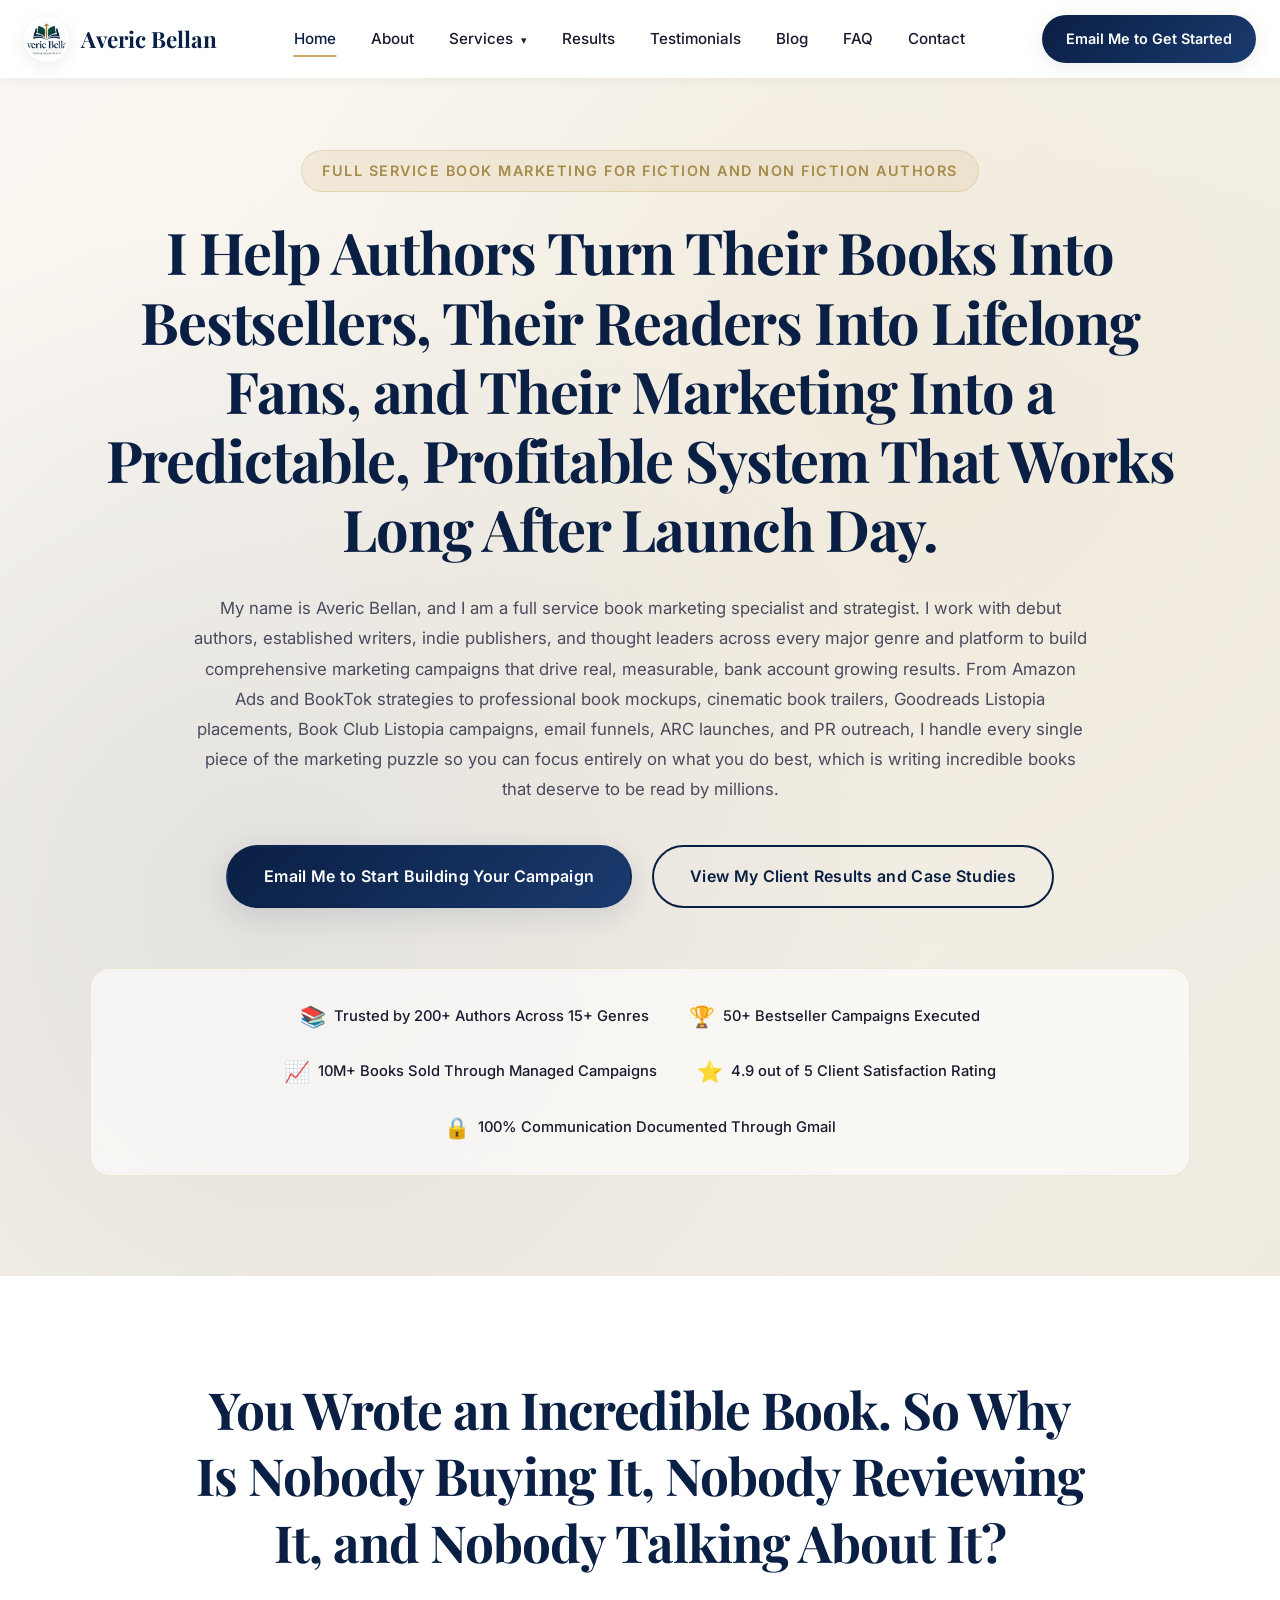
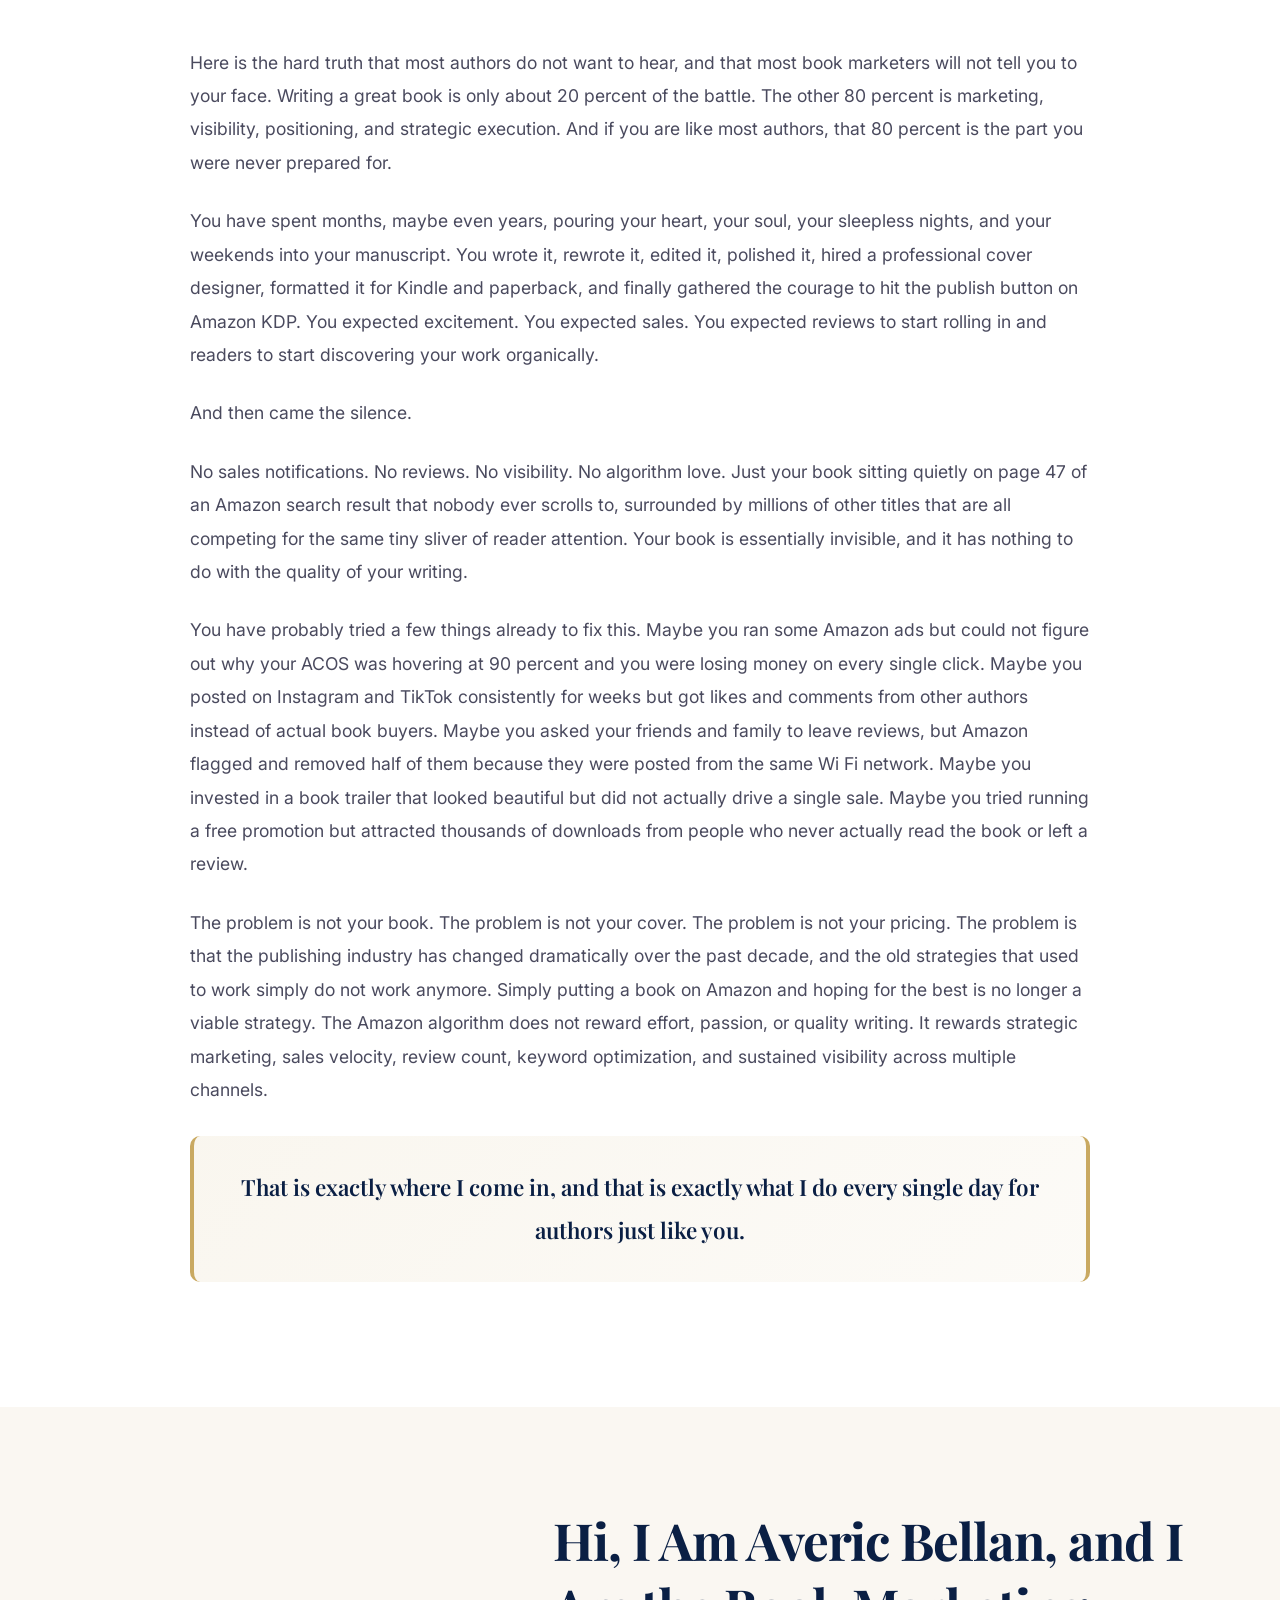
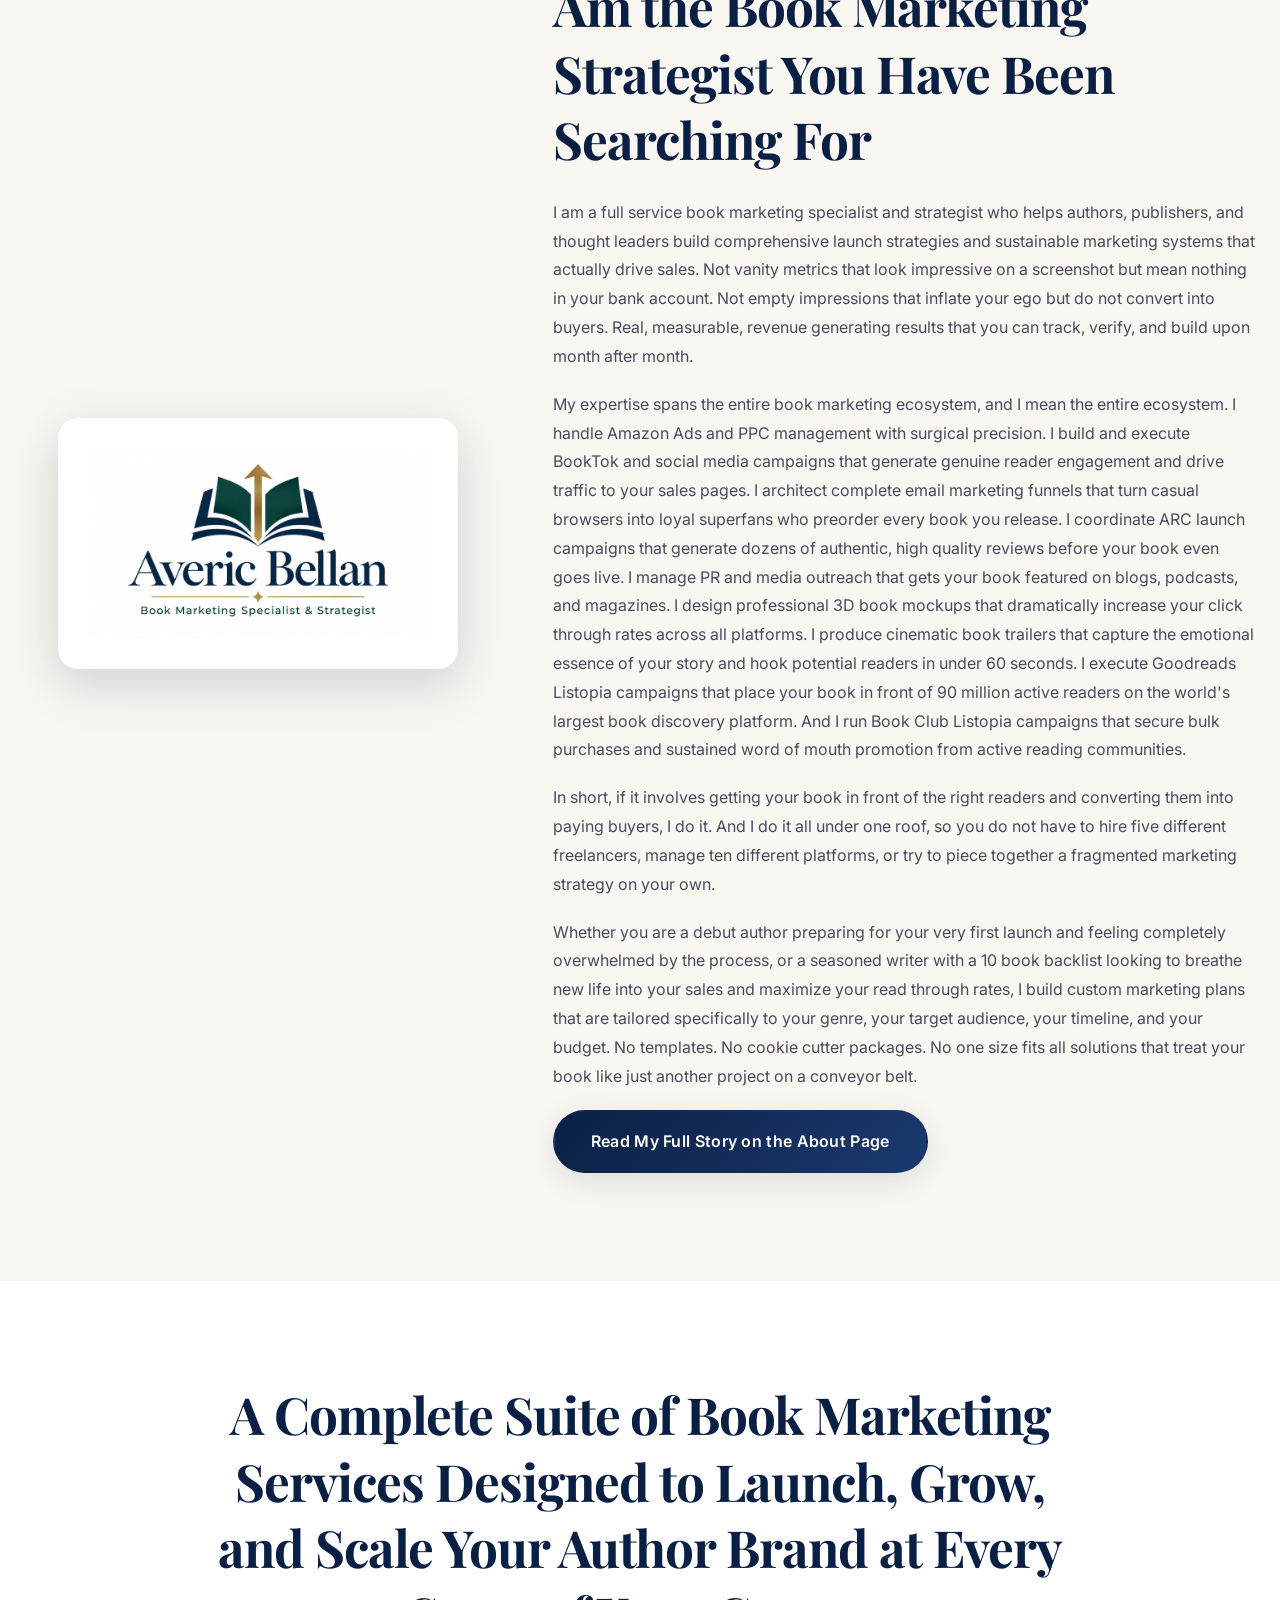
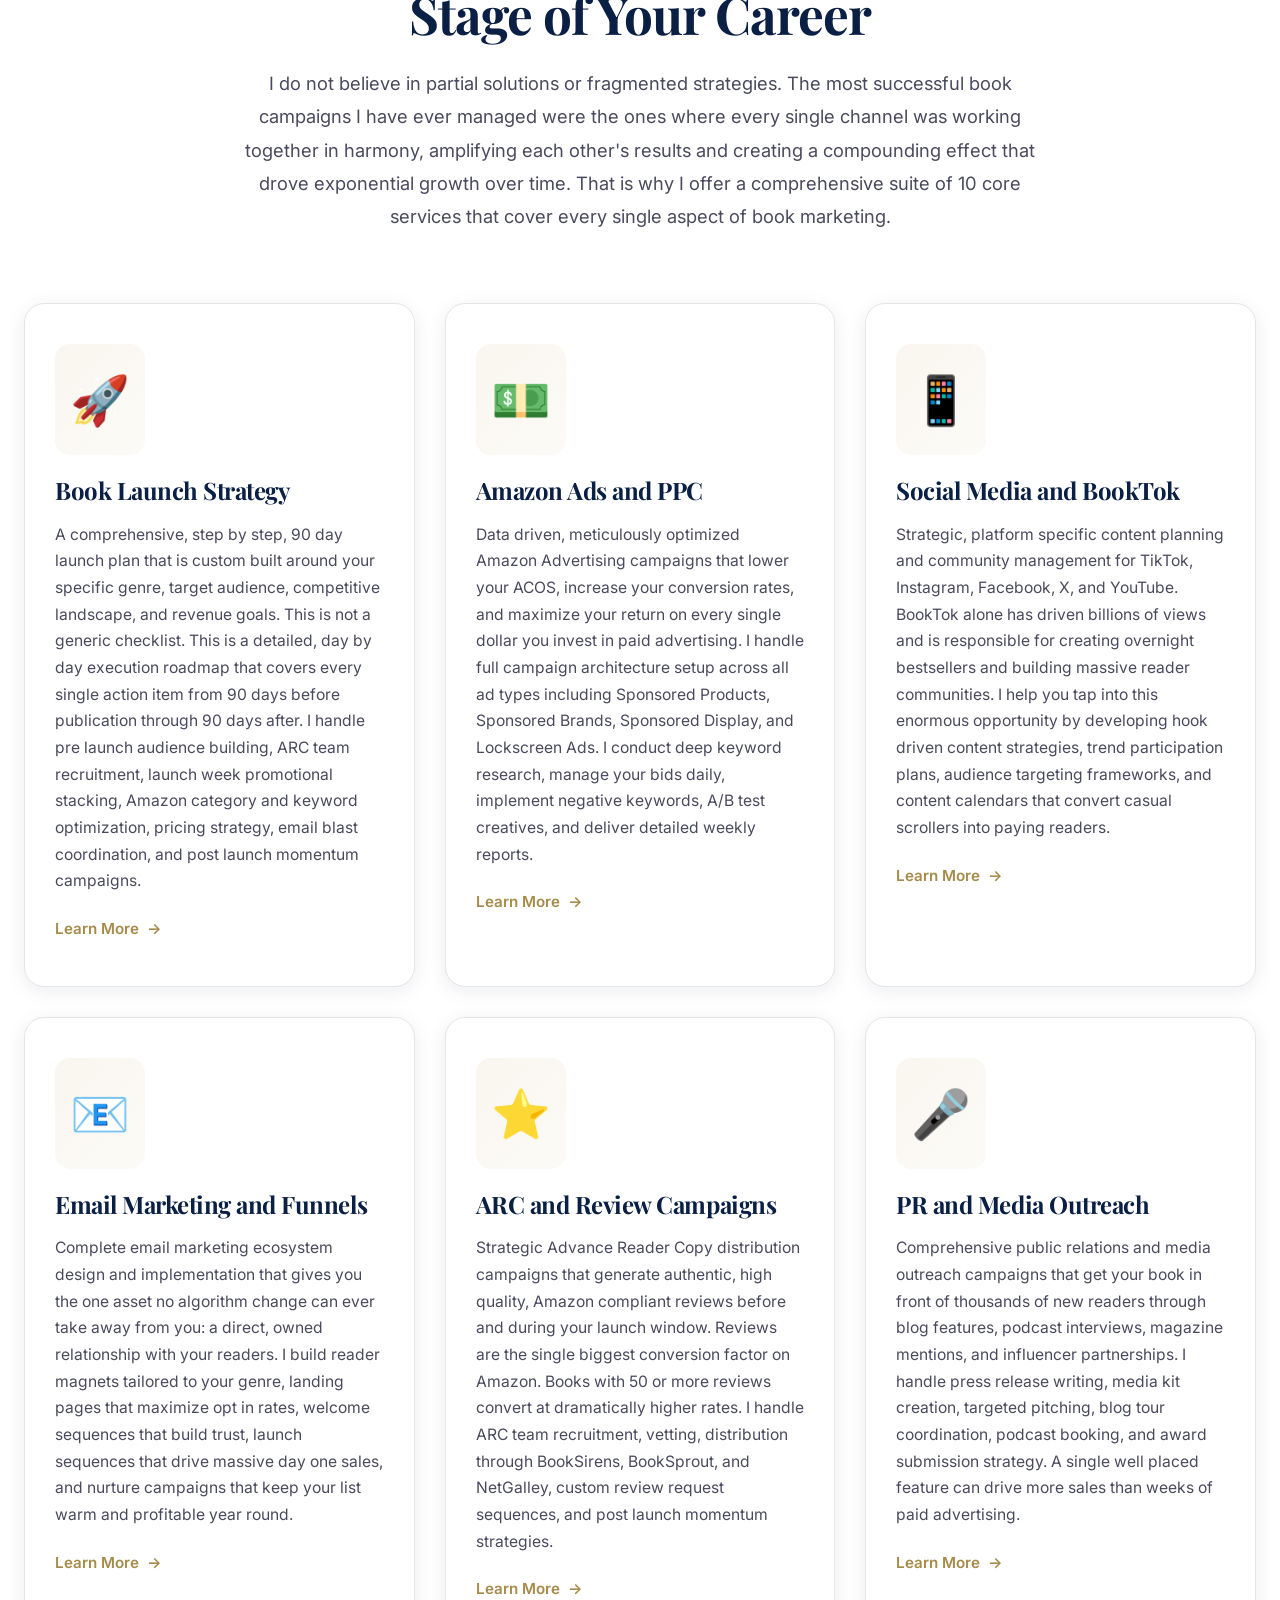
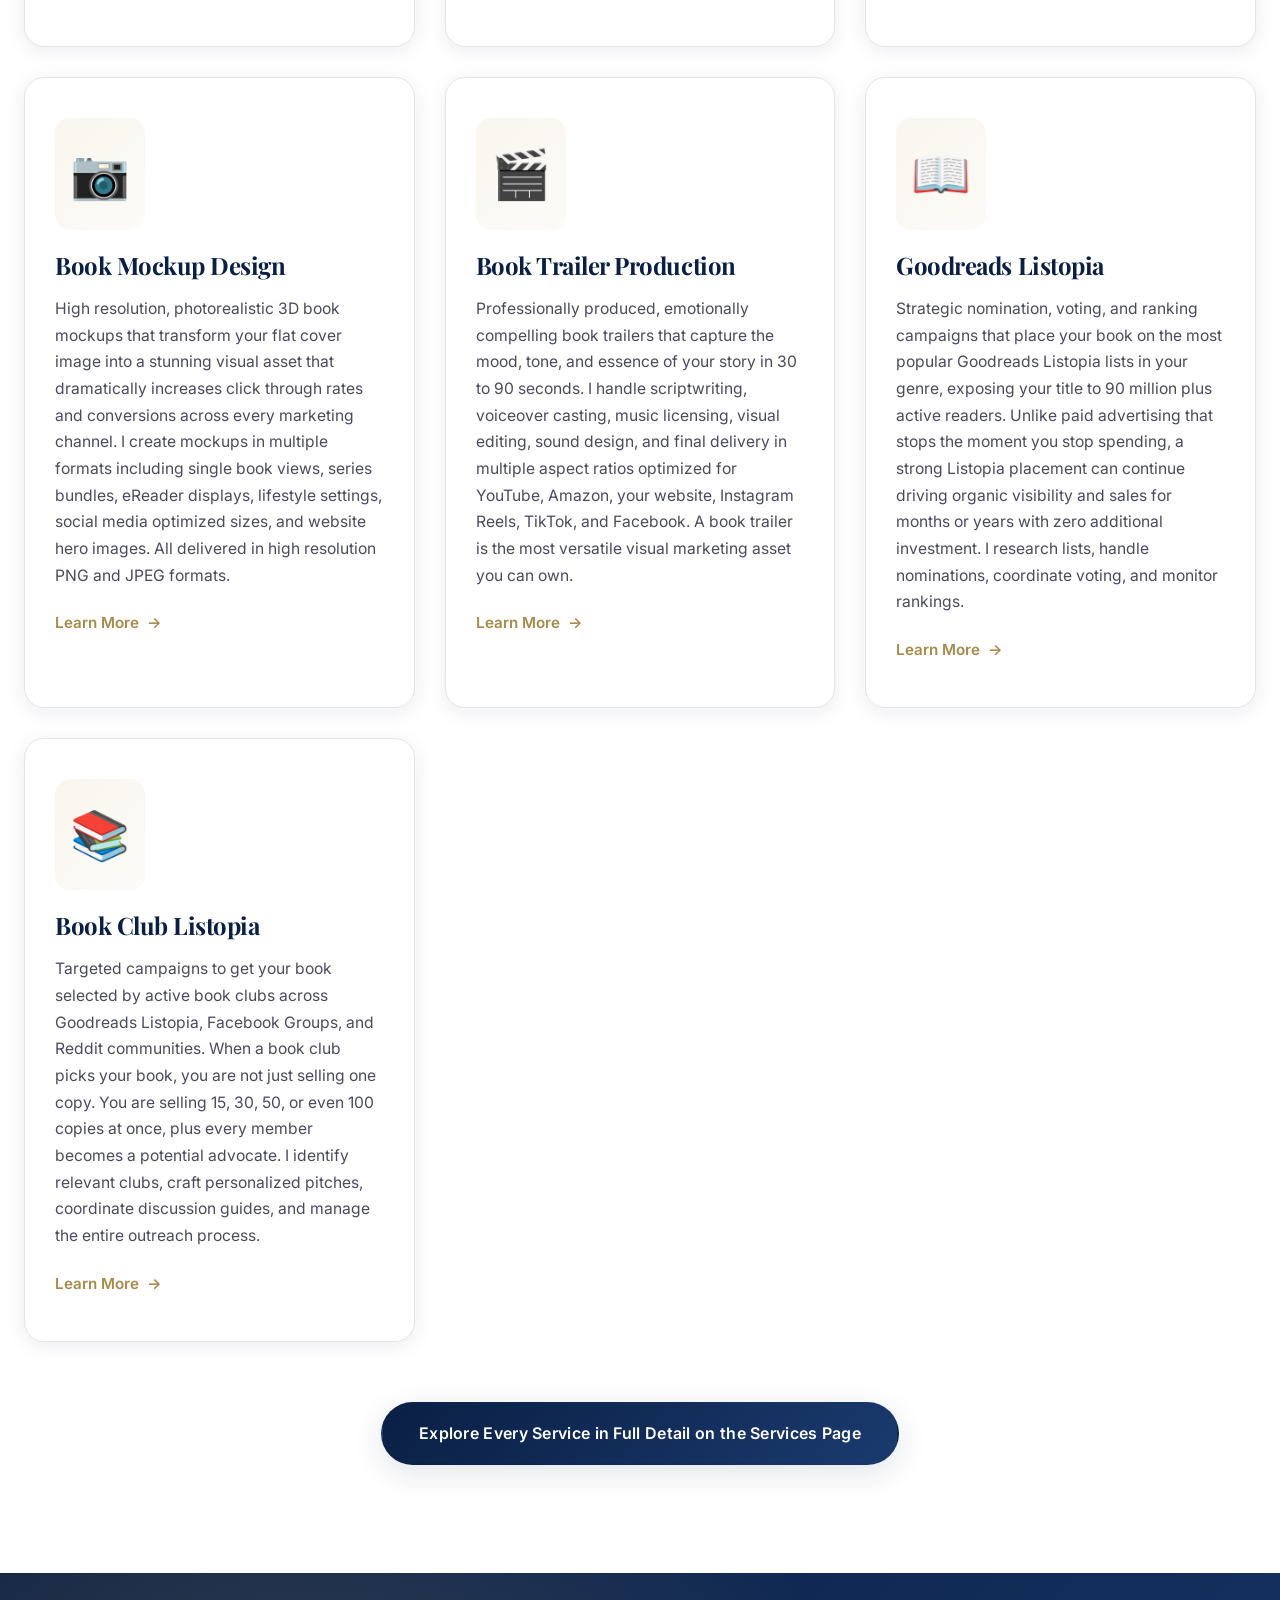
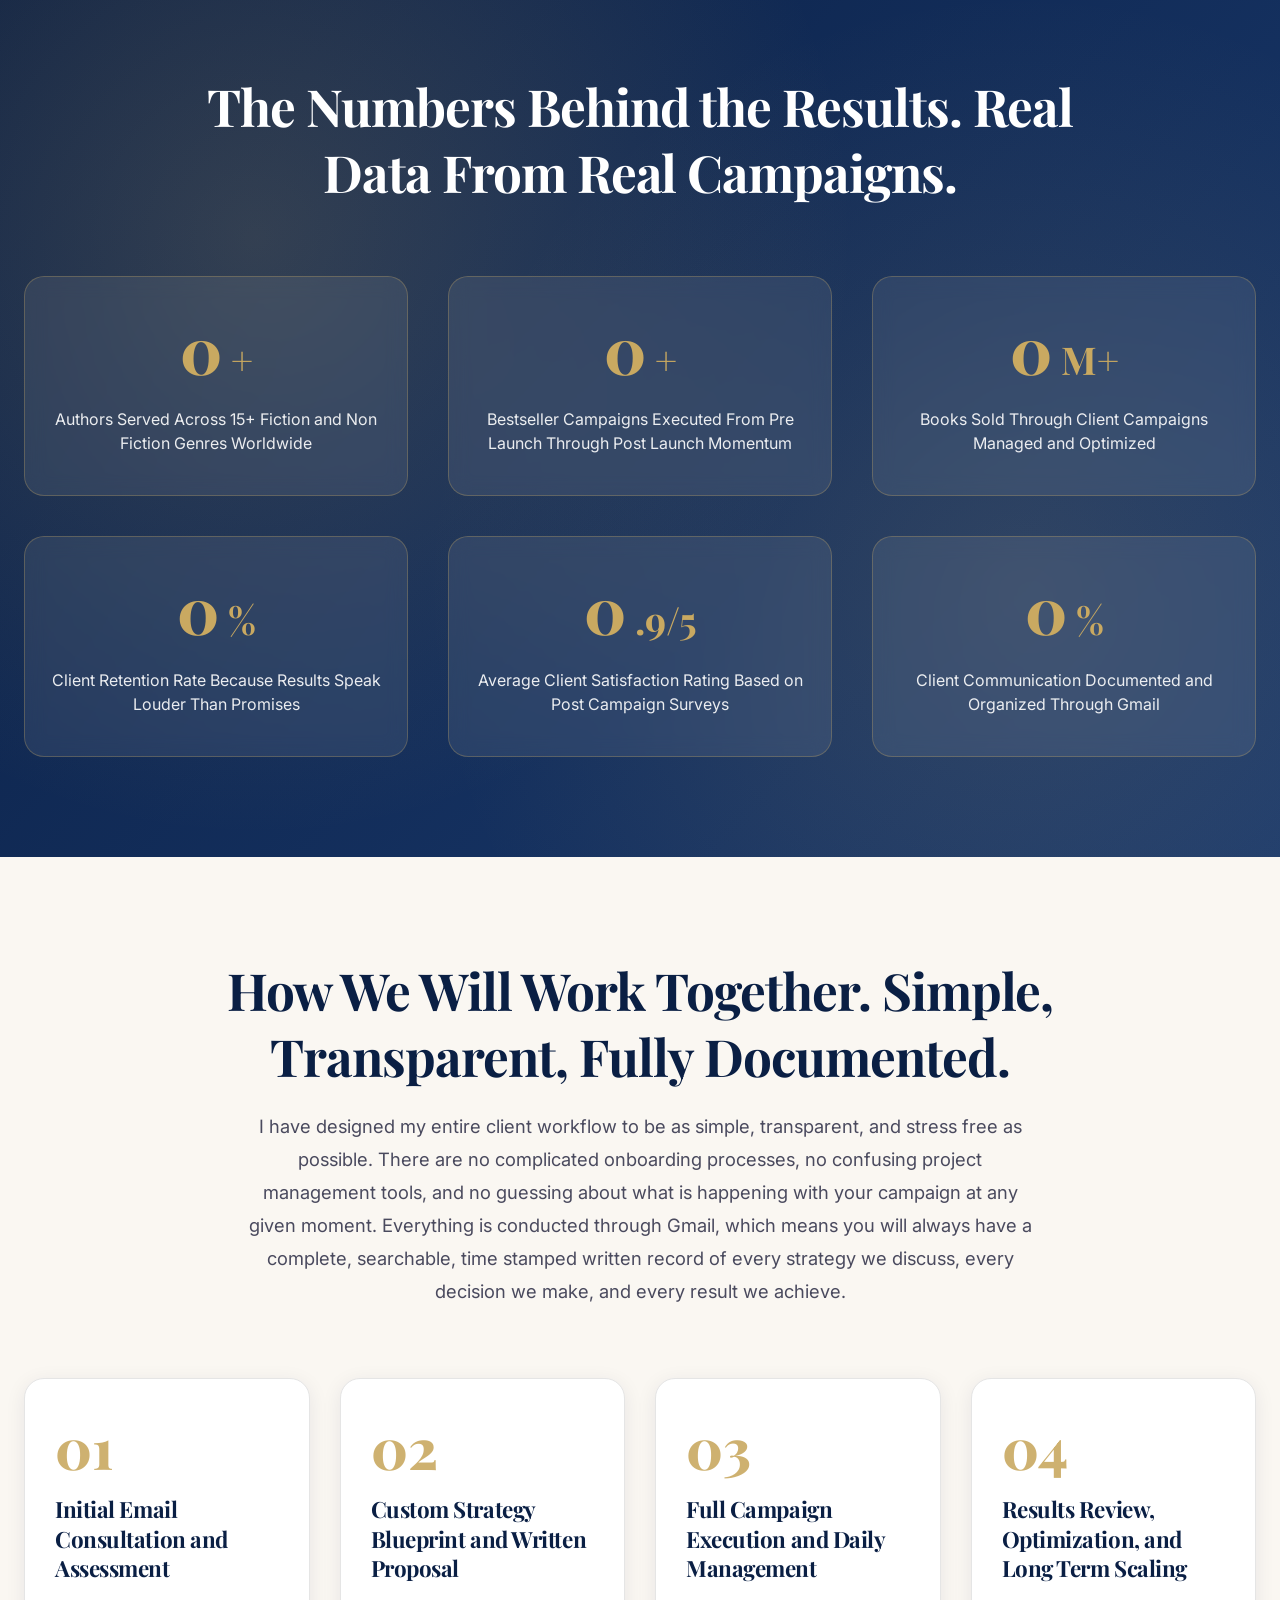
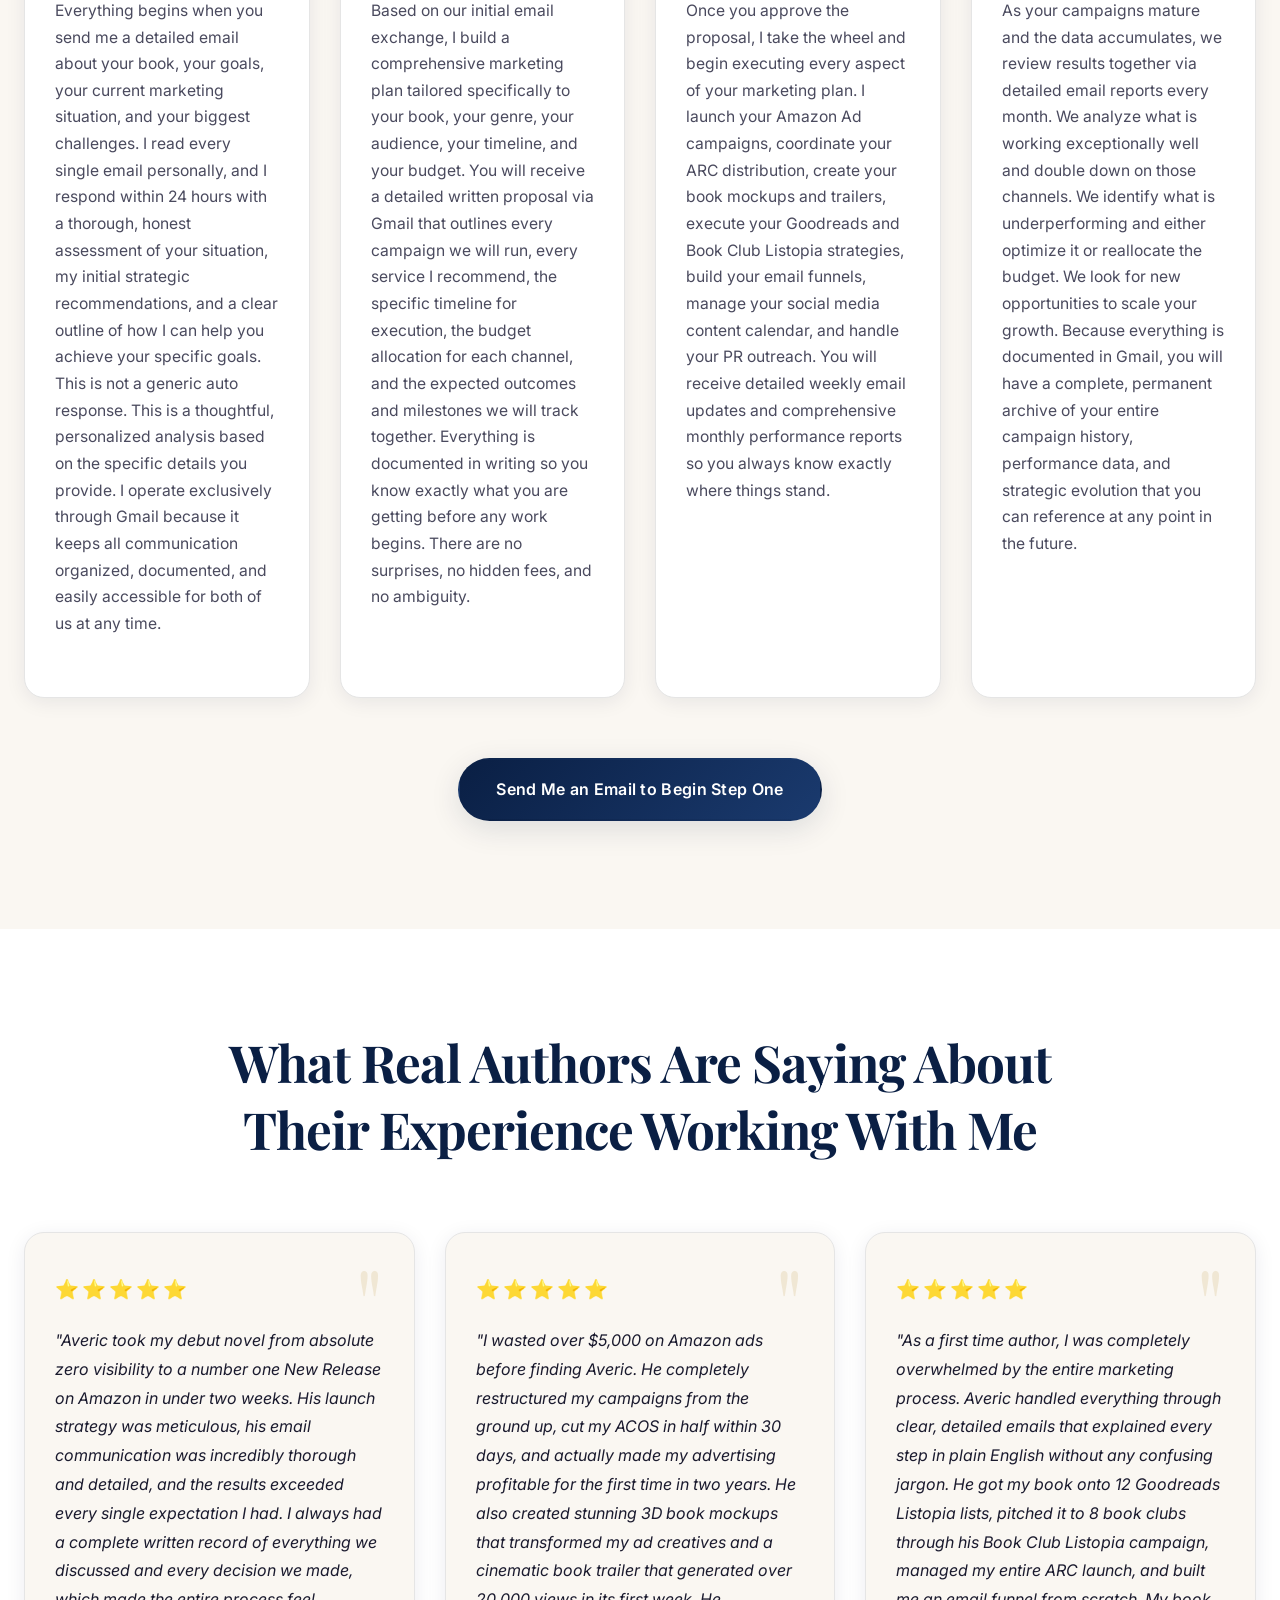
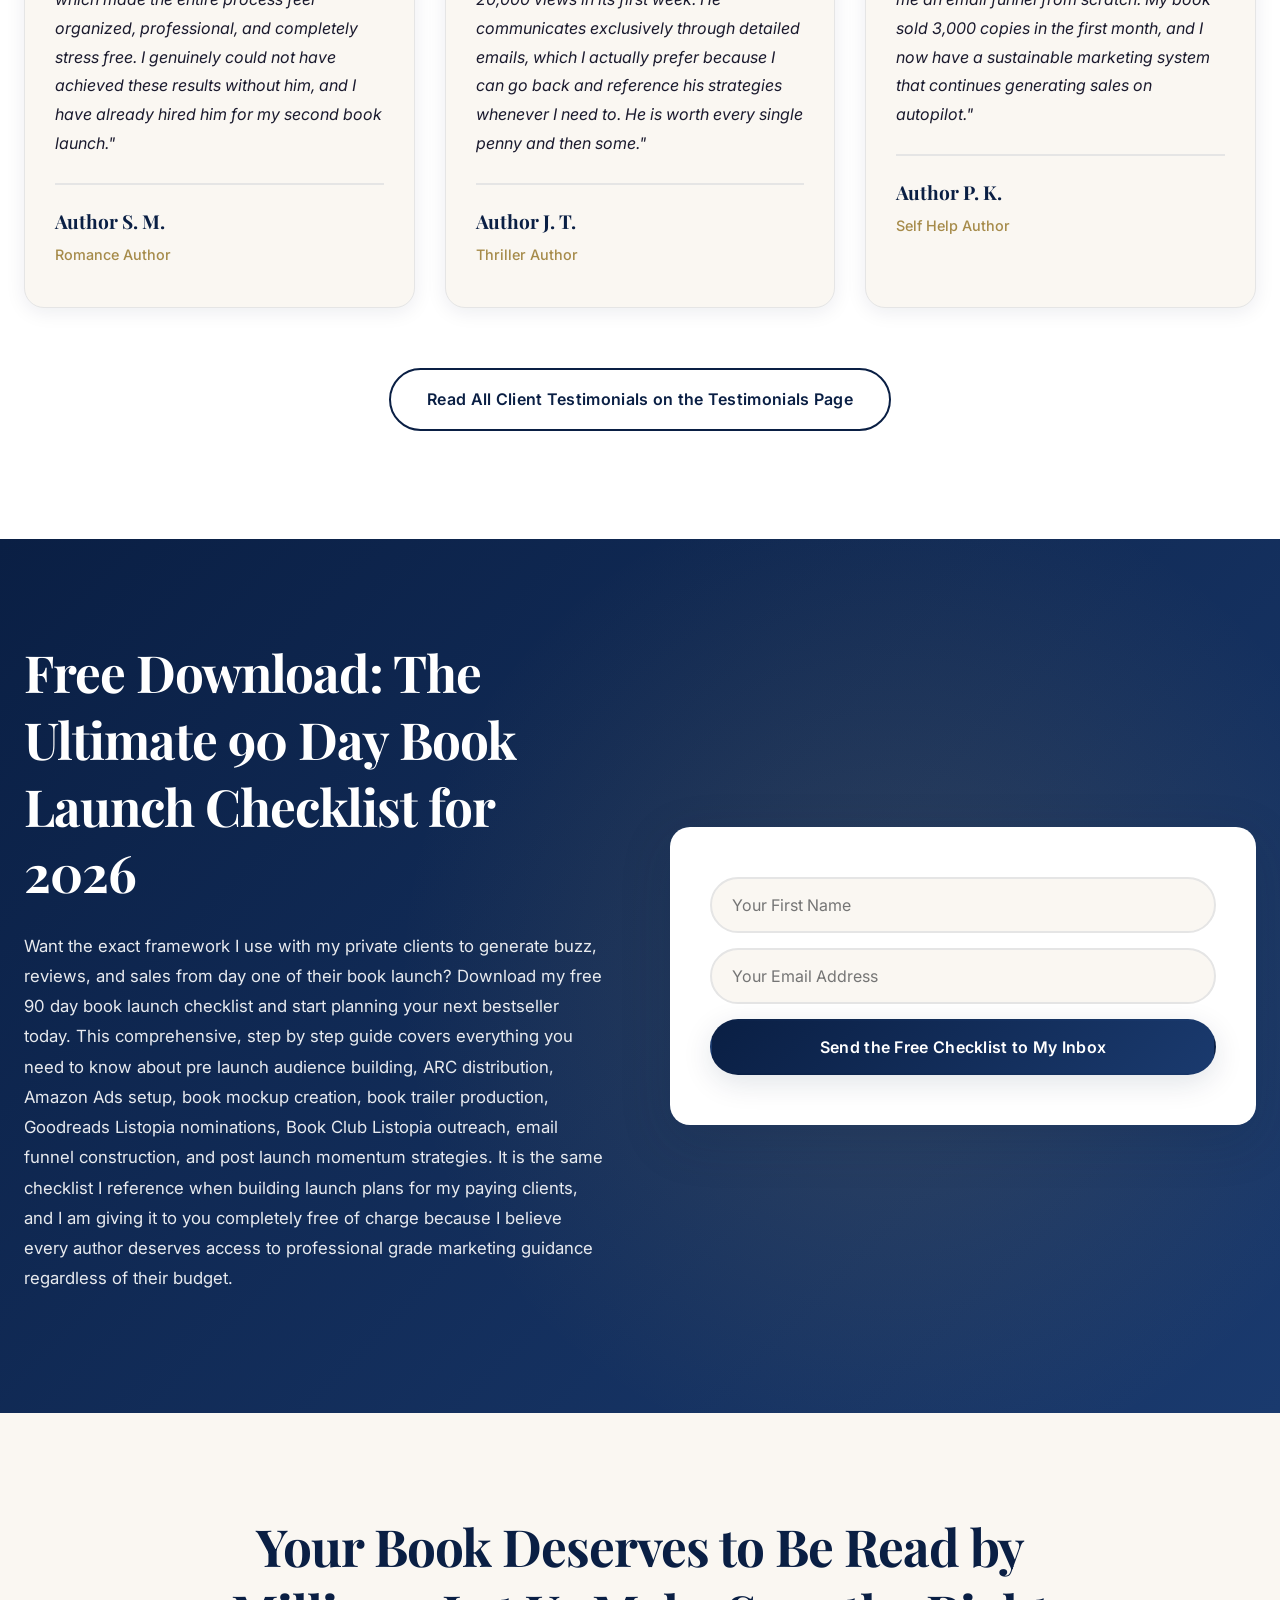
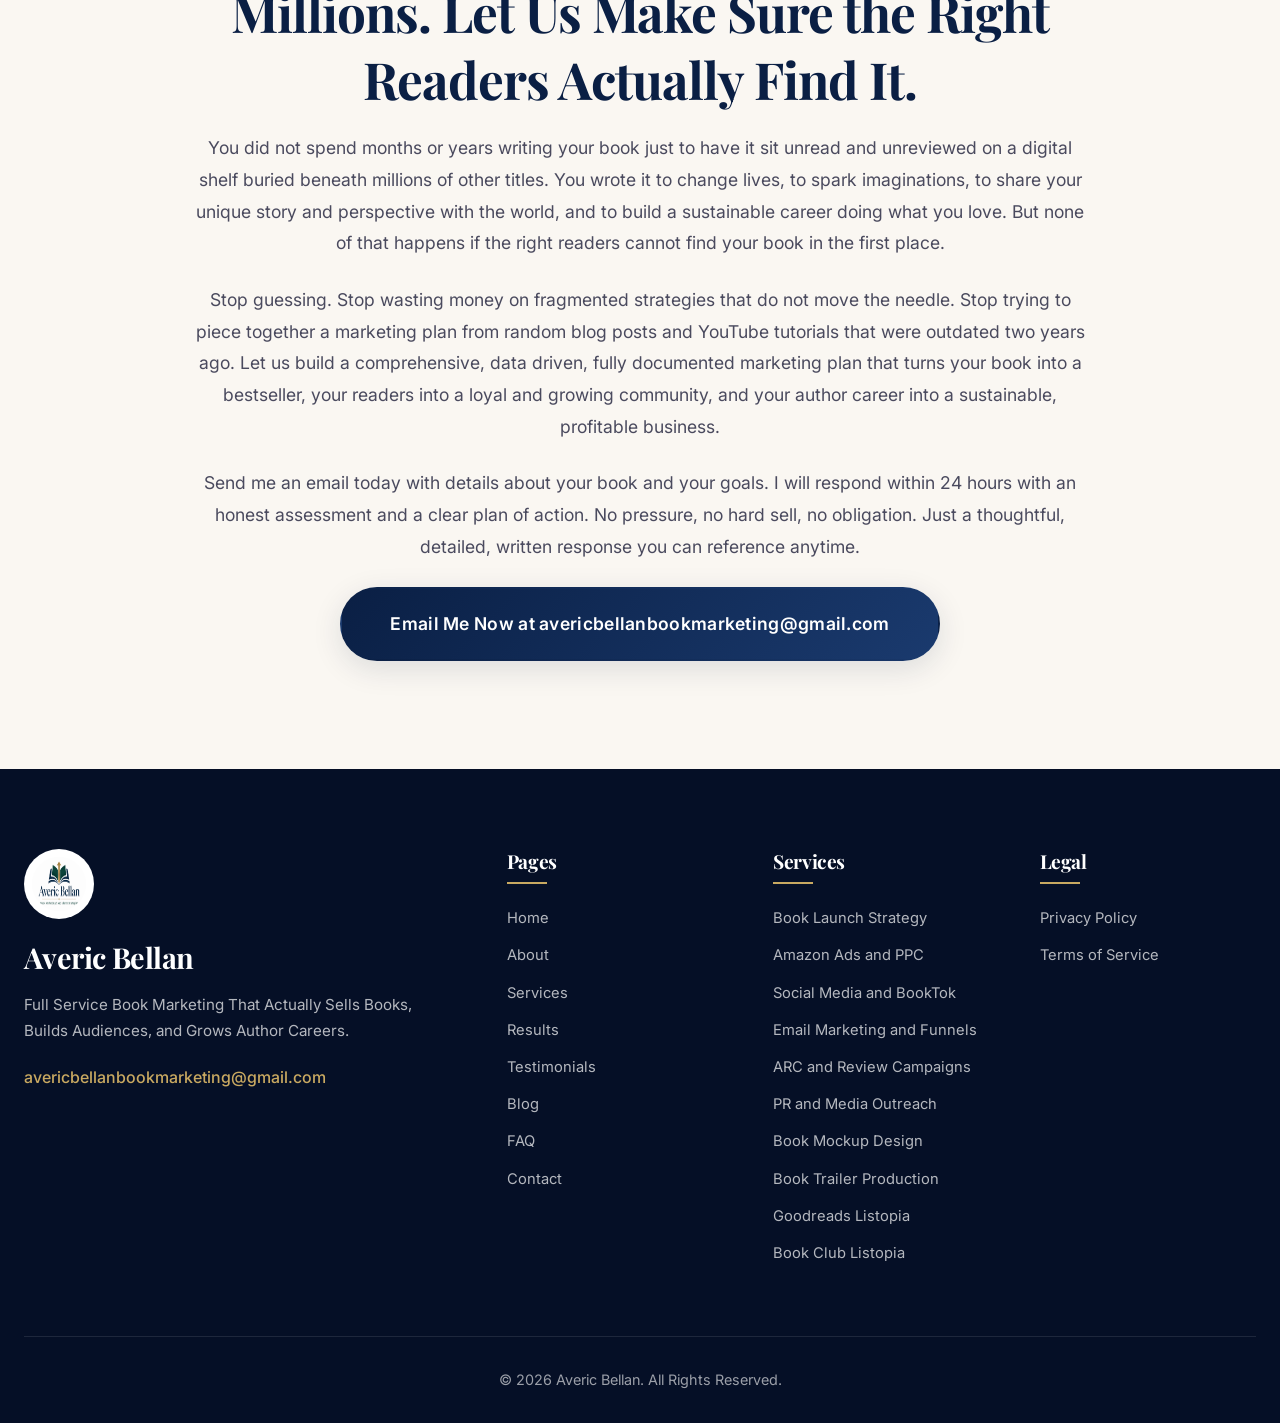
<file: index.html>
﻿<!DOCTYPE html>
<html lang="en">
<head>
    <meta charset="UTF-8">
    <meta name="viewport" content="width=device-width, initial-scale=1.0">
    <meta name="description" content="Averic Bellan - Full Service Book Marketing Specialist and Strategist. I help authors turn their books into bestsellers through Amazon Ads, BookTok campaigns, book trailers, Goodreads Listopia, and more.">
    <meta name="keywords" content="book marketing, book launch strategy, Amazon ads for authors, BookTok marketing, book trailer production, book mockup design, Goodreads Listopia, book club marketing, ARC campaigns, author marketing">
    <meta name="author" content="Averic Bellan">
    <title>Averic Bellan | Full Service Book Marketing Specialist and Strategist</title>
    <link rel="icon" type="image/png" href="Averic Bellan.png">
    <link rel="stylesheet" href="style.css">
    <link rel="preconnect" href="https://fonts.googleapis.com">
    <link rel="preconnect" href="https://fonts.gstatic.com" crossorigin>
    <link href="https://fonts.googleapis.com/css2?family=Playfair+Display:wght@400;500;600;700;800;900&family=Inter:wght@300;400;500;600;700;800&display=swap" rel="stylesheet">
</head>
<body>

    <!-- LOADING SPINNER -->
    <div class="loader-wrapper" id="loader">
        <div class="loader-inner">
            <div class="spinner"></div>
            <img src="Averic Bellan.png" alt="Averic Bellan Logo" class="loader-logo">
            <p class="loader-text">Loading Excellence...</p>
        </div>
    </div>

    <!-- FLOATING BACKGROUND SHAPES -->
    <div class="floating-shapes">
        <div class="shape shape-1"></div>
        <div class="shape shape-2"></div>
        <div class="shape shape-3"></div>
        <div class="shape shape-4"></div>
        <div class="shape shape-5"></div>
        <div class="shape shape-6"></div>
        <div class="shape shape-7"></div>
        <div class="shape shape-8"></div>
    </div>

    <!-- NAVIGATION -->
    <nav class="navbar" id="navbar">
        <div class="nav-container">
            <a href="index.html" class="nav-logo">
                <img src="Averic Bellan.png" alt="Averic Bellan Logo" class="nav-logo-img">
                <span class="nav-logo-text">Averic Bellan</span>
            </a>
            <div class="nav-toggle" id="navToggle">
                <span></span>
                <span></span>
                <span></span>
            </div>
            <ul class="nav-menu" id="navMenu">
                <li class="nav-item"><a href="index.html" class="nav-link active">Home</a></li>
                <li class="nav-item"><a href="about.html" class="nav-link">About</a></li>
                <li class="nav-item nav-dropdown">
                    <a href="services.html" class="nav-link nav-dropdown-trigger">Services <span class="dropdown-arrow">&#9662;</span></a>
                    <ul class="dropdown-menu">
                        <li><a href="services.html#launch-strategy">Book Launch Strategy</a></li>
                        <li><a href="services.html#amazon-ads">Amazon Ads and PPC</a></li>
                        <li><a href="services.html#social-media">Social Media and BookTok</a></li>
                        <li><a href="services.html#email-marketing">Email Marketing and Funnels</a></li>
                        <li><a href="services.html#arc-campaigns">ARC and Review Campaigns</a></li>
                        <li><a href="services.html#pr-outreach">PR and Media Outreach</a></li>
                        <li><a href="services.html#book-mockups">Book Mockup Design</a></li>
                        <li><a href="services.html#book-trailers">Book Trailer Production</a></li>
                        <li><a href="services.html#goodreads-listopia">Goodreads Listopia</a></li>
                        <li><a href="services.html#book-club-listopia">Book Club Listopia</a></li>
                    </ul>
                </li>
                <li class="nav-item"><a href="results.html" class="nav-link">Results</a></li>
                <li class="nav-item"><a href="testimonials.html" class="nav-link">Testimonials</a></li>
                <li class="nav-item"><a href="blog.html" class="nav-link">Blog</a></li>
                <li class="nav-item"><a href="faq.html" class="nav-link">FAQ</a></li>
                <li class="nav-item"><a href="contact.html" class="nav-link">Contact</a></li>
            </ul>
            <a href="mailto:avericbellanbookmarketing@gmail.com" class="nav-cta-btn">Email Me to Get Started</a>
        </div>
    </nav>

    <!-- HERO SECTION -->
    <section class="hero" id="hero">
        <div class="hero-bg-overlay"></div>
        <div class="container">
            <div class="hero-content fade-in-up">
                <span class="hero-pre-headline">Full Service Book Marketing for Fiction and Non Fiction Authors</span>
                <h1 class="hero-headline">I Help Authors Turn Their Books Into Bestsellers, Their Readers Into Lifelong Fans, and Their Marketing Into a Predictable, Profitable System That Works Long After Launch Day.</h1>
                <p class="hero-subheadline">My name is Averic Bellan, and I am a full service book marketing specialist and strategist. I work with debut authors, established writers, indie publishers, and thought leaders across every major genre and platform to build comprehensive marketing campaigns that drive real, measurable, bank account growing results. From Amazon Ads and BookTok strategies to professional book mockups, cinematic book trailers, Goodreads Listopia placements, Book Club Listopia campaigns, email funnels, ARC launches, and PR outreach, I handle every single piece of the marketing puzzle so you can focus entirely on what you do best, which is writing incredible books that deserve to be read by millions.</p>
                <div class="hero-buttons">
                    <a href="mailto:avericbellanbookmarketing@gmail.com" class="btn btn-primary">Email Me to Start Building Your Campaign</a>
                    <a href="results.html" class="btn btn-secondary">View My Client Results and Case Studies</a>
                </div>
                <div class="hero-trust-bar fade-in-up delay-1">
                    <div class="trust-item">
                        <span class="trust-icon">&#128218;</span>
                        <span>Trusted by 200+ Authors Across 15+ Genres</span>
                    </div>
                    <div class="trust-item">
                        <span class="trust-icon">&#127942;</span>
                        <span>50+ Bestseller Campaigns Executed</span>
                    </div>
                    <div class="trust-item">
                        <span class="trust-icon">&#128200;</span>
                        <span>10M+ Books Sold Through Managed Campaigns</span>
                    </div>
                    <div class="trust-item">
                        <span class="trust-icon">&#11088;</span>
                        <span>4.9 out of 5 Client Satisfaction Rating</span>
                    </div>
                    <div class="trust-item">
                        <span class="trust-icon">&#128274;</span>
                        <span>100% Communication Documented Through Gmail</span>
                    </div>
                </div>
            </div>
        </div>
    </section>

    <!-- PROBLEM SECTION -->
    <section class="section problem-section" id="problem">
        <div class="container">
            <div class="section-header fade-in-up">
                <h2 class="section-title">You Wrote an Incredible Book. So Why Is Nobody Buying It, Nobody Reviewing It, and Nobody Talking About It?</h2>
            </div>
            <div class="problem-content fade-in-up">
                <p>Here is the hard truth that most authors do not want to hear, and that most book marketers will not tell you to your face. Writing a great book is only about 20 percent of the battle. The other 80 percent is marketing, visibility, positioning, and strategic execution. And if you are like most authors, that 80 percent is the part you were never prepared for.</p>
                <p>You have spent months, maybe even years, pouring your heart, your soul, your sleepless nights, and your weekends into your manuscript. You wrote it, rewrote it, edited it, polished it, hired a professional cover designer, formatted it for Kindle and paperback, and finally gathered the courage to hit the publish button on Amazon KDP. You expected excitement. You expected sales. You expected reviews to start rolling in and readers to start discovering your work organically.</p>
                <p>And then came the silence.</p>
                <p>No sales notifications. No reviews. No visibility. No algorithm love. Just your book sitting quietly on page 47 of an Amazon search result that nobody ever scrolls to, surrounded by millions of other titles that are all competing for the same tiny sliver of reader attention. Your book is essentially invisible, and it has nothing to do with the quality of your writing.</p>
                <p>You have probably tried a few things already to fix this. Maybe you ran some Amazon ads but could not figure out why your ACOS was hovering at 90 percent and you were losing money on every single click. Maybe you posted on Instagram and TikTok consistently for weeks but got likes and comments from other authors instead of actual book buyers. Maybe you asked your friends and family to leave reviews, but Amazon flagged and removed half of them because they were posted from the same Wi Fi network. Maybe you invested in a book trailer that looked beautiful but did not actually drive a single sale. Maybe you tried running a free promotion but attracted thousands of downloads from people who never actually read the book or left a review.</p>
                <p>The problem is not your book. The problem is not your cover. The problem is not your pricing. The problem is that the publishing industry has changed dramatically over the past decade, and the old strategies that used to work simply do not work anymore. Simply putting a book on Amazon and hoping for the best is no longer a viable strategy. The Amazon algorithm does not reward effort, passion, or quality writing. It rewards strategic marketing, sales velocity, review count, keyword optimization, and sustained visibility across multiple channels.</p>
                <p class="highlight-text">That is exactly where I come in, and that is exactly what I do every single day for authors just like you.</p>
            </div>
        </div>
    </section>

    <!-- INTRODUCTION SECTION -->
    <section class="section intro-section" id="intro">
        <div class="container">
            <div class="intro-grid">
                <div class="intro-image fade-in-left">
                    <img src="Averic Bellan.png" alt="Averic Bellan Book Marketing Specialist" class="intro-img">
                </div>
                <div class="intro-text fade-in-right">
                    <h2 class="section-title">Hi, I Am Averic Bellan, and I Am the Book Marketing Strategist You Have Been Searching For</h2>
                    <p>I am a full service book marketing specialist and strategist who helps authors, publishers, and thought leaders build comprehensive launch strategies and sustainable marketing systems that actually drive sales. Not vanity metrics that look impressive on a screenshot but mean nothing in your bank account. Not empty impressions that inflate your ego but do not convert into buyers. Real, measurable, revenue generating results that you can track, verify, and build upon month after month.</p>
                    <p>My expertise spans the entire book marketing ecosystem, and I mean the entire ecosystem. I handle Amazon Ads and PPC management with surgical precision. I build and execute BookTok and social media campaigns that generate genuine reader engagement and drive traffic to your sales pages. I architect complete email marketing funnels that turn casual browsers into loyal superfans who preorder every book you release. I coordinate ARC launch campaigns that generate dozens of authentic, high quality reviews before your book even goes live. I manage PR and media outreach that gets your book featured on blogs, podcasts, and magazines. I design professional 3D book mockups that dramatically increase your click through rates across all platforms. I produce cinematic book trailers that capture the emotional essence of your story and hook potential readers in under 60 seconds. I execute Goodreads Listopia campaigns that place your book in front of 90 million active readers on the world's largest book discovery platform. And I run Book Club Listopia campaigns that secure bulk purchases and sustained word of mouth promotion from active reading communities.</p>
                    <p>In short, if it involves getting your book in front of the right readers and converting them into paying buyers, I do it. And I do it all under one roof, so you do not have to hire five different freelancers, manage ten different platforms, or try to piece together a fragmented marketing strategy on your own.</p>
                    <p>Whether you are a debut author preparing for your very first launch and feeling completely overwhelmed by the process, or a seasoned writer with a 10 book backlist looking to breathe new life into your sales and maximize your read through rates, I build custom marketing plans that are tailored specifically to your genre, your target audience, your timeline, and your budget. No templates. No cookie cutter packages. No one size fits all solutions that treat your book like just another project on a conveyor belt.</p>
                    <a href="about.html" class="btn btn-primary">Read My Full Story on the About Page</a>
                </div>
            </div>
        </div>
    </section>

    <!-- SERVICES OVERVIEW SECTION -->
    <section class="section services-overview-section" id="services-overview">
        <div class="container">
            <div class="section-header fade-in-up">
                <h2 class="section-title">A Complete Suite of Book Marketing Services Designed to Launch, Grow, and Scale Your Author Brand at Every Stage of Your Career</h2>
                <p class="section-subtitle">I do not believe in partial solutions or fragmented strategies. The most successful book campaigns I have ever managed were the ones where every single channel was working together in harmony, amplifying each other's results and creating a compounding effect that drove exponential growth over time. That is why I offer a comprehensive suite of 10 core services that cover every single aspect of book marketing.</p>
            </div>
            <div class="services-grid">
                <div class="service-card fade-in-up">
                    <div class="service-card-icon">&#128640;</div>
                    <h3 class="service-card-title">Book Launch Strategy</h3>
                    <p class="service-card-text">A comprehensive, step by step, 90 day launch plan that is custom built around your specific genre, target audience, competitive landscape, and revenue goals. This is not a generic checklist. This is a detailed, day by day execution roadmap that covers every single action item from 90 days before publication through 90 days after. I handle pre launch audience building, ARC team recruitment, launch week promotional stacking, Amazon category and keyword optimization, pricing strategy, email blast coordination, and post launch momentum campaigns.</p>
                    <a href="services.html#launch-strategy" class="service-card-link">Learn More</a>
                </div>
                <div class="service-card fade-in-up delay-1">
                    <div class="service-card-icon">&#128181;</div>
                    <h3 class="service-card-title">Amazon Ads and PPC</h3>
                    <p class="service-card-text">Data driven, meticulously optimized Amazon Advertising campaigns that lower your ACOS, increase your conversion rates, and maximize your return on every single dollar you invest in paid advertising. I handle full campaign architecture setup across all ad types including Sponsored Products, Sponsored Brands, Sponsored Display, and Lockscreen Ads. I conduct deep keyword research, manage your bids daily, implement negative keywords, A/B test creatives, and deliver detailed weekly reports.</p>
                    <a href="services.html#amazon-ads" class="service-card-link">Learn More</a>
                </div>
                <div class="service-card fade-in-up delay-2">
                    <div class="service-card-icon">&#128241;</div>
                    <h3 class="service-card-title">Social Media and BookTok</h3>
                    <p class="service-card-text">Strategic, platform specific content planning and community management for TikTok, Instagram, Facebook, X, and YouTube. BookTok alone has driven billions of views and is responsible for creating overnight bestsellers and building massive reader communities. I help you tap into this enormous opportunity by developing hook driven content strategies, trend participation plans, audience targeting frameworks, and content calendars that convert casual scrollers into paying readers.</p>
                    <a href="services.html#social-media" class="service-card-link">Learn More</a>
                </div>
                <div class="service-card fade-in-up">
                    <div class="service-card-icon">&#128231;</div>
                    <h3 class="service-card-title">Email Marketing and Funnels</h3>
                    <p class="service-card-text">Complete email marketing ecosystem design and implementation that gives you the one asset no algorithm change can ever take away from you: a direct, owned relationship with your readers. I build reader magnets tailored to your genre, landing pages that maximize opt in rates, welcome sequences that build trust, launch sequences that drive massive day one sales, and nurture campaigns that keep your list warm and profitable year round.</p>
                    <a href="services.html#email-marketing" class="service-card-link">Learn More</a>
                </div>
                <div class="service-card fade-in-up delay-1">
                    <div class="service-card-icon">&#11088;</div>
                    <h3 class="service-card-title">ARC and Review Campaigns</h3>
                    <p class="service-card-text">Strategic Advance Reader Copy distribution campaigns that generate authentic, high quality, Amazon compliant reviews before and during your launch window. Reviews are the single biggest conversion factor on Amazon. Books with 50 or more reviews convert at dramatically higher rates. I handle ARC team recruitment, vetting, distribution through BookSirens, BookSprout, and NetGalley, custom review request sequences, and post launch momentum strategies.</p>
                    <a href="services.html#arc-campaigns" class="service-card-link">Learn More</a>
                </div>
                <div class="service-card fade-in-up delay-2">
                    <div class="service-card-icon">&#127908;</div>
                    <h3 class="service-card-title">PR and Media Outreach</h3>
                    <p class="service-card-text">Comprehensive public relations and media outreach campaigns that get your book in front of thousands of new readers through blog features, podcast interviews, magazine mentions, and influencer partnerships. I handle press release writing, media kit creation, targeted pitching, blog tour coordination, podcast booking, and award submission strategy. A single well placed feature can drive more sales than weeks of paid advertising.</p>
                    <a href="services.html#pr-outreach" class="service-card-link">Learn More</a>
                </div>
                <div class="service-card fade-in-up">
                    <div class="service-card-icon">&#128247;</div>
                    <h3 class="service-card-title">Book Mockup Design</h3>
                    <p class="service-card-text">High resolution, photorealistic 3D book mockups that transform your flat cover image into a stunning visual asset that dramatically increases click through rates and conversions across every marketing channel. I create mockups in multiple formats including single book views, series bundles, eReader displays, lifestyle settings, social media optimized sizes, and website hero images. All delivered in high resolution PNG and JPEG formats.</p>
                    <a href="services.html#book-mockups" class="service-card-link">Learn More</a>
                </div>
                <div class="service-card fade-in-up delay-1">
                    <div class="service-card-icon">&#127916;</div>
                    <h3 class="service-card-title">Book Trailer Production</h3>
                    <p class="service-card-text">Professionally produced, emotionally compelling book trailers that capture the mood, tone, and essence of your story in 30 to 90 seconds. I handle scriptwriting, voiceover casting, music licensing, visual editing, sound design, and final delivery in multiple aspect ratios optimized for YouTube, Amazon, your website, Instagram Reels, TikTok, and Facebook. A book trailer is the most versatile visual marketing asset you can own.</p>
                    <a href="services.html#book-trailers" class="service-card-link">Learn More</a>
                </div>
                <div class="service-card fade-in-up delay-2">
                    <div class="service-card-icon">&#128214;</div>
                    <h3 class="service-card-title">Goodreads Listopia</h3>
                    <p class="service-card-text">Strategic nomination, voting, and ranking campaigns that place your book on the most popular Goodreads Listopia lists in your genre, exposing your title to 90 million plus active readers. Unlike paid advertising that stops the moment you stop spending, a strong Listopia placement can continue driving organic visibility and sales for months or years with zero additional investment. I research lists, handle nominations, coordinate voting, and monitor rankings.</p>
                    <a href="services.html#goodreads-listopia" class="service-card-link">Learn More</a>
                </div>
                <div class="service-card fade-in-up">
                    <div class="service-card-icon">&#128218;</div>
                    <h3 class="service-card-title">Book Club Listopia</h3>
                    <p class="service-card-text">Targeted campaigns to get your book selected by active book clubs across Goodreads Listopia, Facebook Groups, and Reddit communities. When a book club picks your book, you are not just selling one copy. You are selling 15, 30, 50, or even 100 copies at once, plus every member becomes a potential advocate. I identify relevant clubs, craft personalized pitches, coordinate discussion guides, and manage the entire outreach process.</p>
                    <a href="services.html#book-club-listopia" class="service-card-link">Learn More</a>
                </div>
            </div>
            <div class="section-cta fade-in-up">
                <a href="services.html" class="btn btn-primary">Explore Every Service in Full Detail on the Services Page</a>
            </div>
        </div>
    </section>

    <!-- STATS SECTION -->
    <section class="section stats-section" id="stats">
        <div class="container">
            <div class="section-header fade-in-up">
                <h2 class="section-title">The Numbers Behind the Results. Real Data From Real Campaigns.</h2>
            </div>
            <div class="stats-grid">
                <div class="stat-card fade-in-up">
                    <div class="stat-number" data-target="200">0</div>
                    <div class="stat-suffix">+</div>
                    <div class="stat-label">Authors Served Across 15+ Fiction and Non Fiction Genres Worldwide</div>
                </div>
                <div class="stat-card fade-in-up delay-1">
                    <div class="stat-number" data-target="50">0</div>
                    <div class="stat-suffix">+</div>
                    <div class="stat-label">Bestseller Campaigns Executed From Pre Launch Through Post Launch Momentum</div>
                </div>
                <div class="stat-card fade-in-up delay-2">
                    <div class="stat-number" data-target="10">0</div>
                    <div class="stat-suffix">M+</div>
                    <div class="stat-label">Books Sold Through Client Campaigns Managed and Optimized</div>
                </div>
                <div class="stat-card fade-in-up">
                    <div class="stat-number" data-target="95">0</div>
                    <div class="stat-suffix">%</div>
                    <div class="stat-label">Client Retention Rate Because Results Speak Louder Than Promises</div>
                </div>
                <div class="stat-card fade-in-up delay-1">
                    <div class="stat-number" data-target="4">0</div>
                    <div class="stat-suffix">.9/5</div>
                    <div class="stat-label">Average Client Satisfaction Rating Based on Post Campaign Surveys</div>
                </div>
                <div class="stat-card fade-in-up delay-2">
                    <div class="stat-number" data-target="100">0</div>
                    <div class="stat-suffix">%</div>
                    <div class="stat-label">Client Communication Documented and Organized Through Gmail</div>
                </div>
            </div>
        </div>
    </section>

    <!-- HOW IT WORKS SECTION -->
    <section class="section how-it-works-section" id="how-it-works">
        <div class="container">
            <div class="section-header fade-in-up">
                <h2 class="section-title">How We Will Work Together. Simple, Transparent, Fully Documented.</h2>
                <p class="section-subtitle">I have designed my entire client workflow to be as simple, transparent, and stress free as possible. There are no complicated onboarding processes, no confusing project management tools, and no guessing about what is happening with your campaign at any given moment. Everything is conducted through Gmail, which means you will always have a complete, searchable, time stamped written record of every strategy we discuss, every decision we make, and every result we achieve.</p>
            </div>
            <div class="steps-grid">
                <div class="step-card fade-in-up">
                    <div class="step-number">01</div>
                    <h3 class="step-title">Initial Email Consultation and Assessment</h3>
                    <p class="step-text">Everything begins when you send me a detailed email about your book, your goals, your current marketing situation, and your biggest challenges. I read every single email personally, and I respond within 24 hours with a thorough, honest assessment of your situation, my initial strategic recommendations, and a clear outline of how I can help you achieve your specific goals. This is not a generic auto response. This is a thoughtful, personalized analysis based on the specific details you provide. I operate exclusively through Gmail because it keeps all communication organized, documented, and easily accessible for both of us at any time.</p>
                </div>
                <div class="step-card fade-in-up delay-1">
                    <div class="step-number">02</div>
                    <h3 class="step-title">Custom Strategy Blueprint and Written Proposal</h3>
                    <p class="step-text">Based on our initial email exchange, I build a comprehensive marketing plan tailored specifically to your book, your genre, your audience, your timeline, and your budget. You will receive a detailed written proposal via Gmail that outlines every campaign we will run, every service I recommend, the specific timeline for execution, the budget allocation for each channel, and the expected outcomes and milestones we will track together. Everything is documented in writing so you know exactly what you are getting before any work begins. There are no surprises, no hidden fees, and no ambiguity.</p>
                </div>
                <div class="step-card fade-in-up delay-2">
                    <div class="step-number">03</div>
                    <h3 class="step-title">Full Campaign Execution and Daily Management</h3>
                    <p class="step-text">Once you approve the proposal, I take the wheel and begin executing every aspect of your marketing plan. I launch your Amazon Ad campaigns, coordinate your ARC distribution, create your book mockups and trailers, execute your Goodreads and Book Club Listopia strategies, build your email funnels, manage your social media content calendar, and handle your PR outreach. You will receive detailed weekly email updates and comprehensive monthly performance reports so you always know exactly where things stand.</p>
                </div>
                <div class="step-card fade-in-up">
                    <div class="step-number">04</div>
                    <h3 class="step-title">Results Review, Optimization, and Long Term Scaling</h3>
                    <p class="step-text">As your campaigns mature and the data accumulates, we review results together via detailed email reports every month. We analyze what is working exceptionally well and double down on those channels. We identify what is underperforming and either optimize it or reallocate the budget. We look for new opportunities to scale your growth. Because everything is documented in Gmail, you will have a complete, permanent archive of your entire campaign history, performance data, and strategic evolution that you can reference at any point in the future.</p>
                </div>
            </div>
            <div class="section-cta fade-in-up">
                <a href="mailto:avericbellanbookmarketing@gmail.com" class="btn btn-primary">Send Me an Email to Begin Step One</a>
            </div>
        </div>
    </section>

    <!-- TESTIMONIAL PREVIEW SECTION -->
    <section class="section testimonials-preview-section" id="testimonials-preview">
        <div class="container">
            <div class="section-header fade-in-up">
                <h2 class="section-title">What Real Authors Are Saying About Their Experience Working With Me</h2>
            </div>
            <div class="testimonials-grid">
                <div class="testimonial-card fade-in-up">
                    <div class="testimonial-stars">&#11088;&#11088;&#11088;&#11088;&#11088;</div>
                    <p class="testimonial-text">"Averic took my debut novel from absolute zero visibility to a number one New Release on Amazon in under two weeks. His launch strategy was meticulous, his email communication was incredibly thorough and detailed, and the results exceeded every single expectation I had. I always had a complete written record of everything we discussed and every decision we made, which made the entire process feel organized, professional, and completely stress free. I genuinely could not have achieved these results without him, and I have already hired him for my second book launch."</p>
                    <div class="testimonial-author">
                        <span class="testimonial-name">Author S. M.</span>
                        <span class="testimonial-role">Romance Author</span>
                    </div>
                </div>
                <div class="testimonial-card fade-in-up delay-1">
                    <div class="testimonial-stars">&#11088;&#11088;&#11088;&#11088;&#11088;</div>
                    <p class="testimonial-text">"I wasted over $5,000 on Amazon ads before finding Averic. He completely restructured my campaigns from the ground up, cut my ACOS in half within 30 days, and actually made my advertising profitable for the first time in two years. He also created stunning 3D book mockups that transformed my ad creatives and a cinematic book trailer that generated over 20,000 views in its first week. He communicates exclusively through detailed emails, which I actually prefer because I can go back and reference his strategies whenever I need to. He is worth every single penny and then some."</p>
                    <div class="testimonial-author">
                        <span class="testimonial-name">Author J. T.</span>
                        <span class="testimonial-role">Thriller Author</span>
                    </div>
                </div>
                <div class="testimonial-card fade-in-up delay-2">
                    <div class="testimonial-stars">&#11088;&#11088;&#11088;&#11088;&#11088;</div>
                    <p class="testimonial-text">"As a first time author, I was completely overwhelmed by the entire marketing process. Averic handled everything through clear, detailed emails that explained every step in plain English without any confusing jargon. He got my book onto 12 Goodreads Listopia lists, pitched it to 8 book clubs through his Book Club Listopia campaign, managed my entire ARC launch, and built me an email funnel from scratch. My book sold 3,000 copies in the first month, and I now have a sustainable marketing system that continues generating sales on autopilot."</p>
                    <div class="testimonial-author">
                        <span class="testimonial-name">Author P. K.</span>
                        <span class="testimonial-role">Self Help Author</span>
                    </div>
                </div>
            </div>
            <div class="section-cta fade-in-up">
                <a href="testimonials.html" class="btn btn-secondary">Read All Client Testimonials on the Testimonials Page</a>
            </div>
        </div>
    </section>

    <!-- LEAD MAGNET SECTION -->
    <section class="section lead-magnet-section" id="lead-magnet">
        <div class="container">
            <div class="lead-magnet-content fade-in-up">
                <div class="lead-magnet-text">
                    <h2 class="section-title">Free Download: The Ultimate 90 Day Book Launch Checklist for 2026</h2>
                    <p>Want the exact framework I use with my private clients to generate buzz, reviews, and sales from day one of their book launch? Download my free 90 day book launch checklist and start planning your next bestseller today. This comprehensive, step by step guide covers everything you need to know about pre launch audience building, ARC distribution, Amazon Ads setup, book mockup creation, book trailer production, Goodreads Listopia nominations, Book Club Listopia outreach, email funnel construction, and post launch momentum strategies. It is the same checklist I reference when building launch plans for my paying clients, and I am giving it to you completely free of charge because I believe every author deserves access to professional grade marketing guidance regardless of their budget.</p>
                </div>
                <div class="lead-magnet-form">
                    <form action="https://formspree.io/f/xgavqbkd" method="POST">
                        <input type="text" name="name" placeholder="Your First Name" required>
                        <input type="email" name="email" placeholder="Your Email Address" required>
                        <input type="hidden" name="form_type" value="Lead Magnet Download">
                        <button type="submit" class="btn btn-primary btn-full">Send the Free Checklist to My Inbox</button>
                    </form>
                </div>
            </div>
        </div>
    </section>

    <!-- FINAL CTA SECTION -->
    <section class="section final-cta-section" id="final-cta">
        <div class="container">
            <div class="final-cta-content fade-in-up">
                <h2 class="section-title">Your Book Deserves to Be Read by Millions. Let Us Make Sure the Right Readers Actually Find It.</h2>
                <p>You did not spend months or years writing your book just to have it sit unread and unreviewed on a digital shelf buried beneath millions of other titles. You wrote it to change lives, to spark imaginations, to share your unique story and perspective with the world, and to build a sustainable career doing what you love. But none of that happens if the right readers cannot find your book in the first place.</p>
                <p>Stop guessing. Stop wasting money on fragmented strategies that do not move the needle. Stop trying to piece together a marketing plan from random blog posts and YouTube tutorials that were outdated two years ago. Let us build a comprehensive, data driven, fully documented marketing plan that turns your book into a bestseller, your readers into a loyal and growing community, and your author career into a sustainable, profitable business.</p>
                <p>Send me an email today with details about your book and your goals. I will respond within 24 hours with an honest assessment and a clear plan of action. No pressure, no hard sell, no obligation. Just a thoughtful, detailed, written response you can reference anytime.</p>
                <a href="mailto:avericbellanbookmarketing@gmail.com" class="btn btn-primary btn-large">Email Me Now at avericbellanbookmarketing@gmail.com</a>
            </div>
        </div>
    </section>

    <!-- FOOTER -->
    <footer class="footer" id="footer">
        <div class="container">
            <div class="footer-grid">
                <div class="footer-brand">
                    <img src="Averic Bellan.png" alt="Averic Bellan Logo" class="footer-logo">
                    <h3 class="footer-brand-name">Averic Bellan</h3>
                    <p class="footer-tagline">Full Service Book Marketing That Actually Sells Books, Builds Audiences, and Grows Author Careers.</p>
                    <p class="footer-email">
                        <a href="mailto:avericbellanbookmarketing@gmail.com">avericbellanbookmarketing@gmail.com</a>
                    </p>
                </div>
                <div class="footer-links-col">
                    <h4 class="footer-heading">Pages</h4>
                    <ul class="footer-links">
                        <li><a href="index.html">Home</a></li>
                        <li><a href="about.html">About</a></li>
                        <li><a href="services.html">Services</a></li>
                        <li><a href="results.html">Results</a></li>
                        <li><a href="testimonials.html">Testimonials</a></li>
                        <li><a href="blog.html">Blog</a></li>
                        <li><a href="faq.html">FAQ</a></li>
                        <li><a href="contact.html">Contact</a></li>
                    </ul>
                </div>
                <div class="footer-links-col">
                    <h4 class="footer-heading">Services</h4>
                    <ul class="footer-links">
                        <li><a href="services.html#launch-strategy">Book Launch Strategy</a></li>
                        <li><a href="services.html#amazon-ads">Amazon Ads and PPC</a></li>
                        <li><a href="services.html#social-media">Social Media and BookTok</a></li>
                        <li><a href="services.html#email-marketing">Email Marketing and Funnels</a></li>
                        <li><a href="services.html#arc-campaigns">ARC and Review Campaigns</a></li>
                        <li><a href="services.html#pr-outreach">PR and Media Outreach</a></li>
                        <li><a href="services.html#book-mockups">Book Mockup Design</a></li>
                        <li><a href="services.html#book-trailers">Book Trailer Production</a></li>
                        <li><a href="services.html#goodreads-listopia">Goodreads Listopia</a></li>
                        <li><a href="services.html#book-club-listopia">Book Club Listopia</a></li>
                    </ul>
                </div>
                <div class="footer-links-col">
                    <h4 class="footer-heading">Legal</h4>
                    <ul class="footer-links">
                        <li><a href="privacy.html">Privacy Policy</a></li>
                        <li><a href="terms.html">Terms of Service</a></li>
                    </ul>
                </div>
            </div>
            <div class="footer-bottom">
                <p>&copy; 2026 Averic Bellan. All Rights Reserved.</p>
            </div>
        </div>
    </footer>

    <!-- BACK TO TOP BUTTON -->
    <button class="back-to-top" id="backToTop" title="Back to Top">&#8679;</button>

    <script src="script.js"></script>
</body>
</html>
</file>
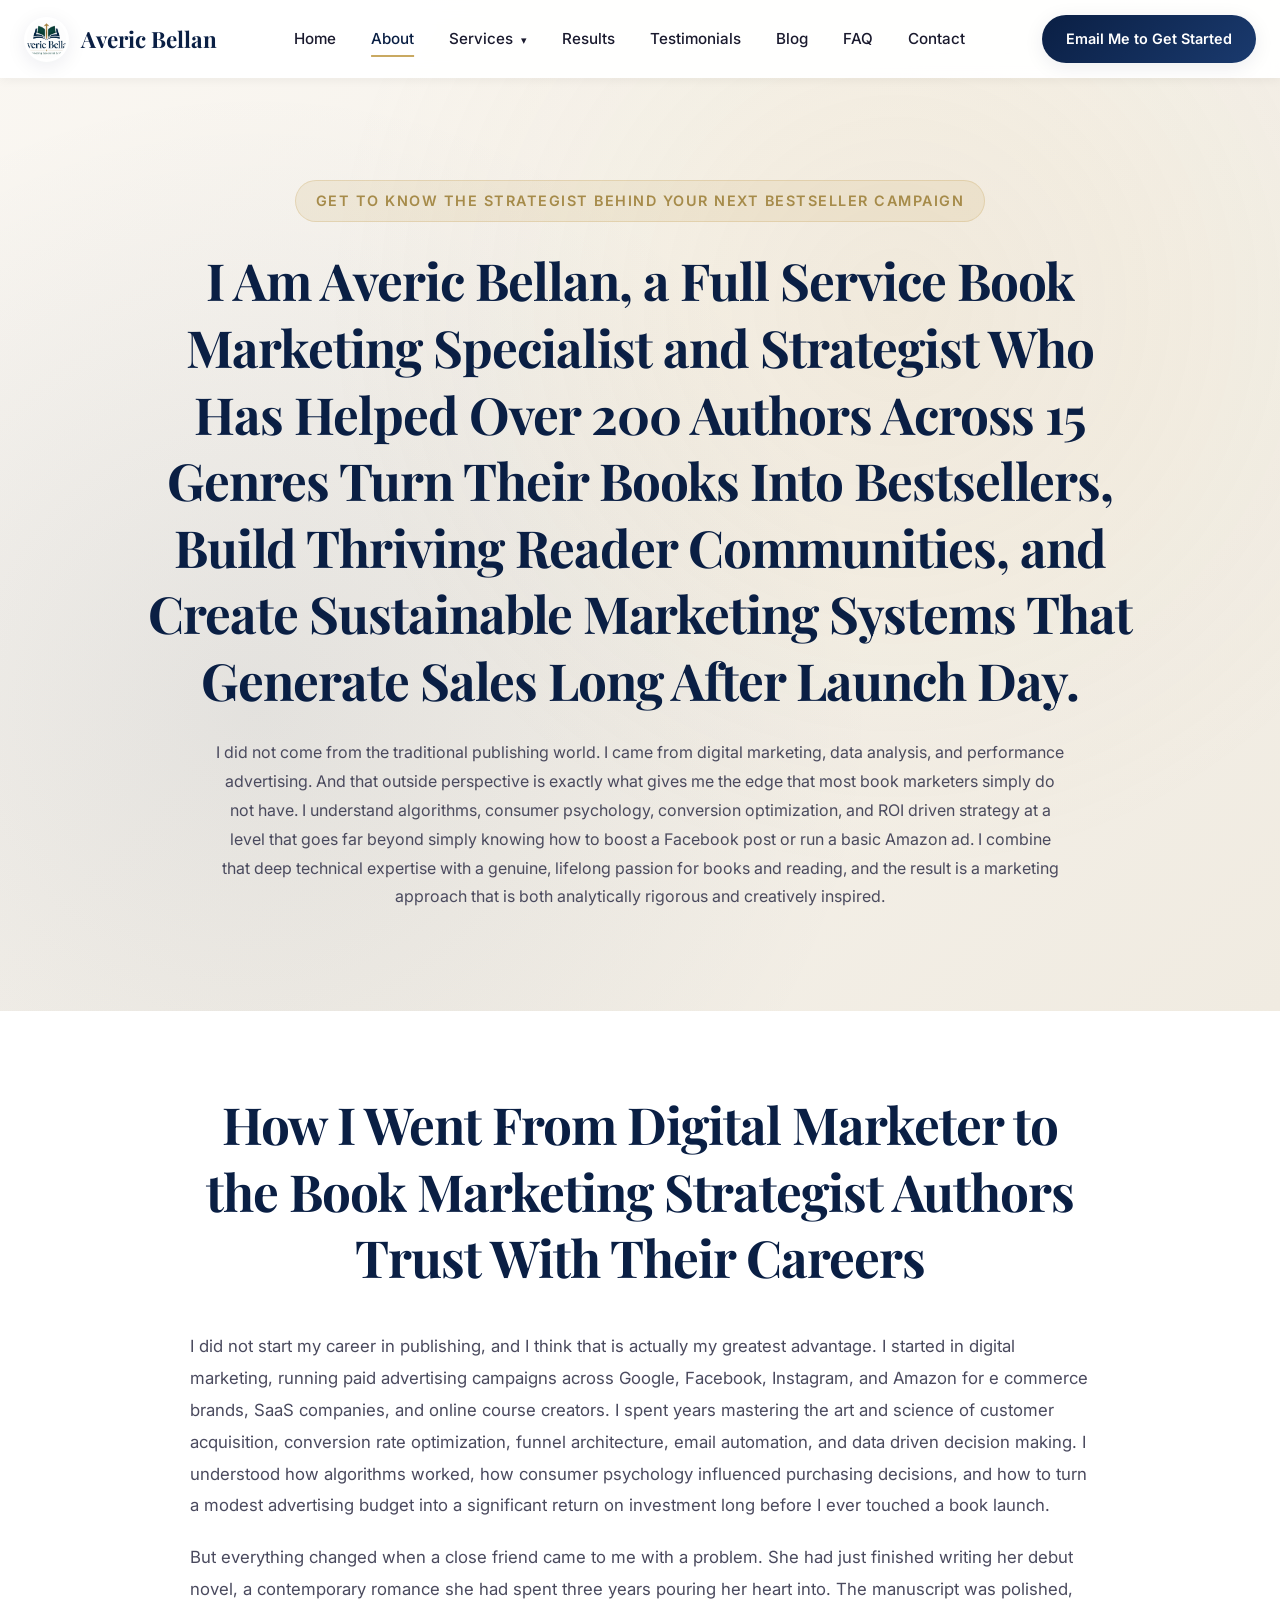
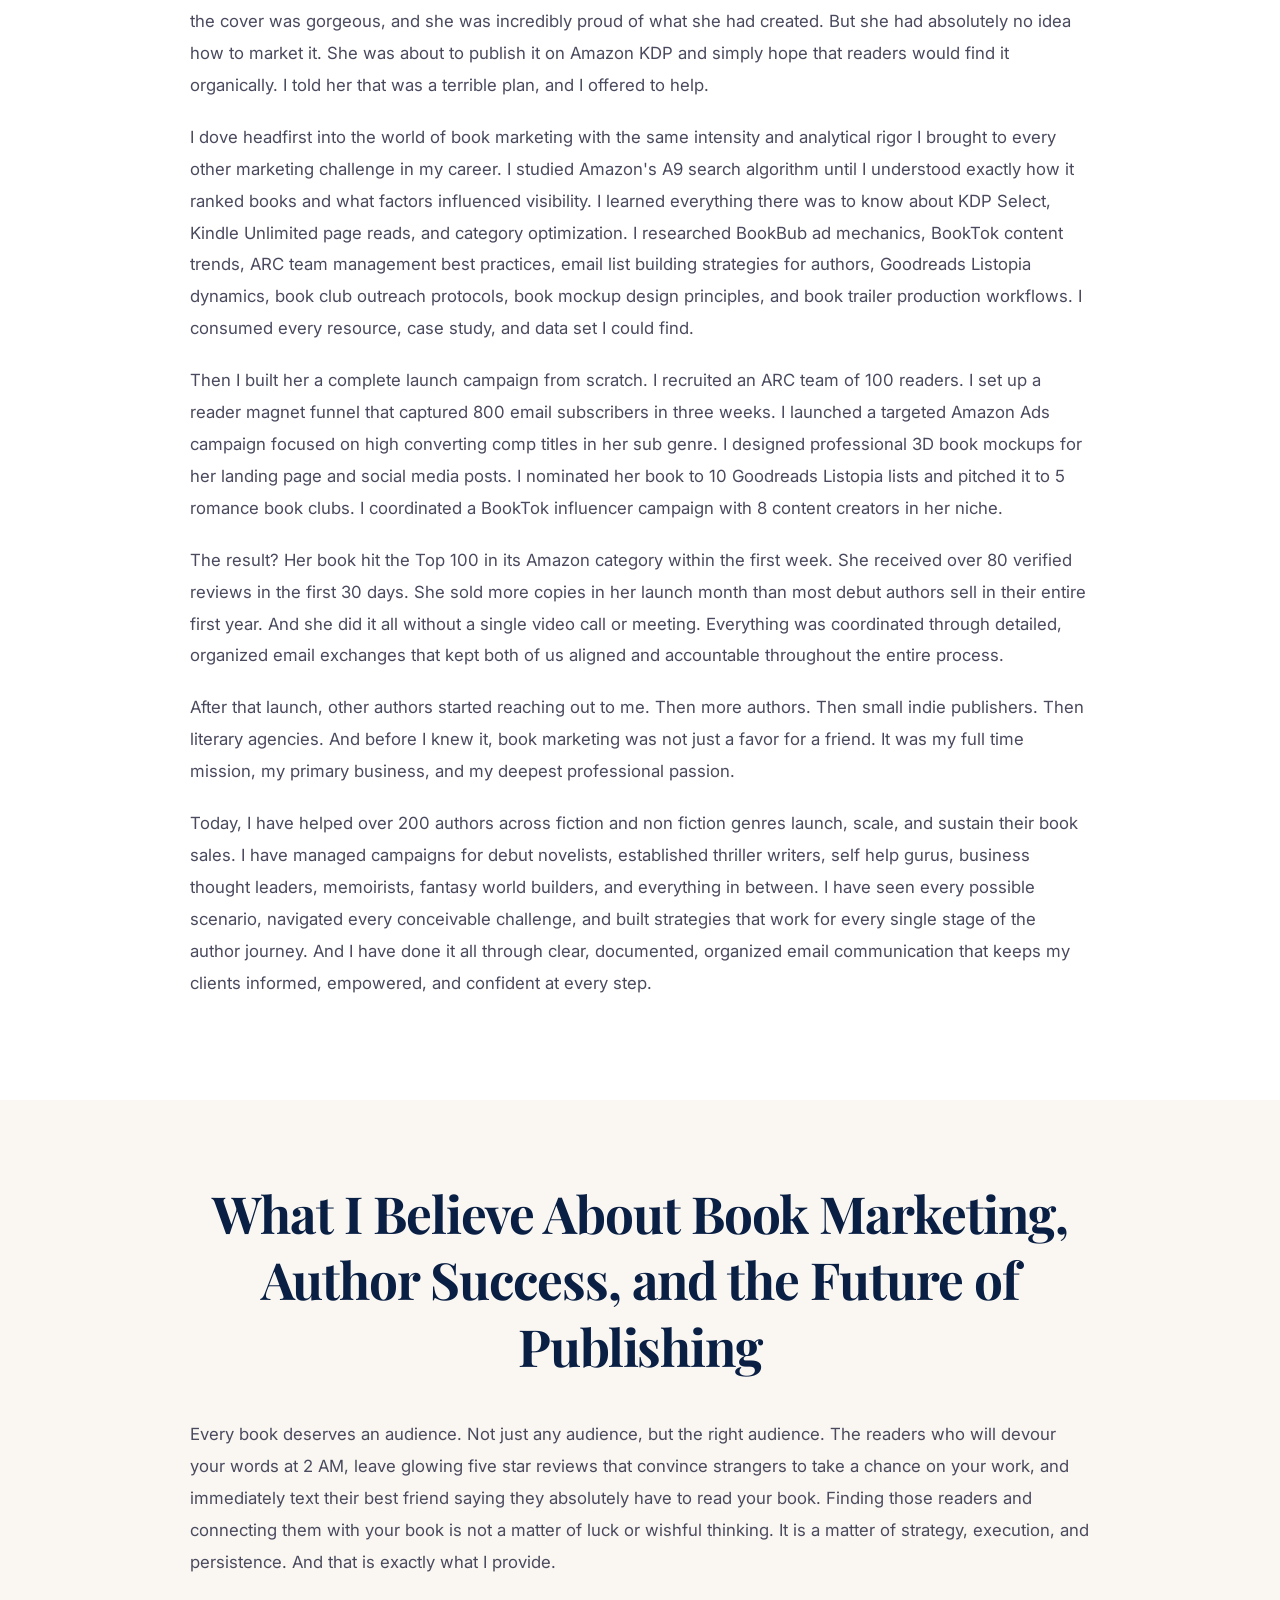
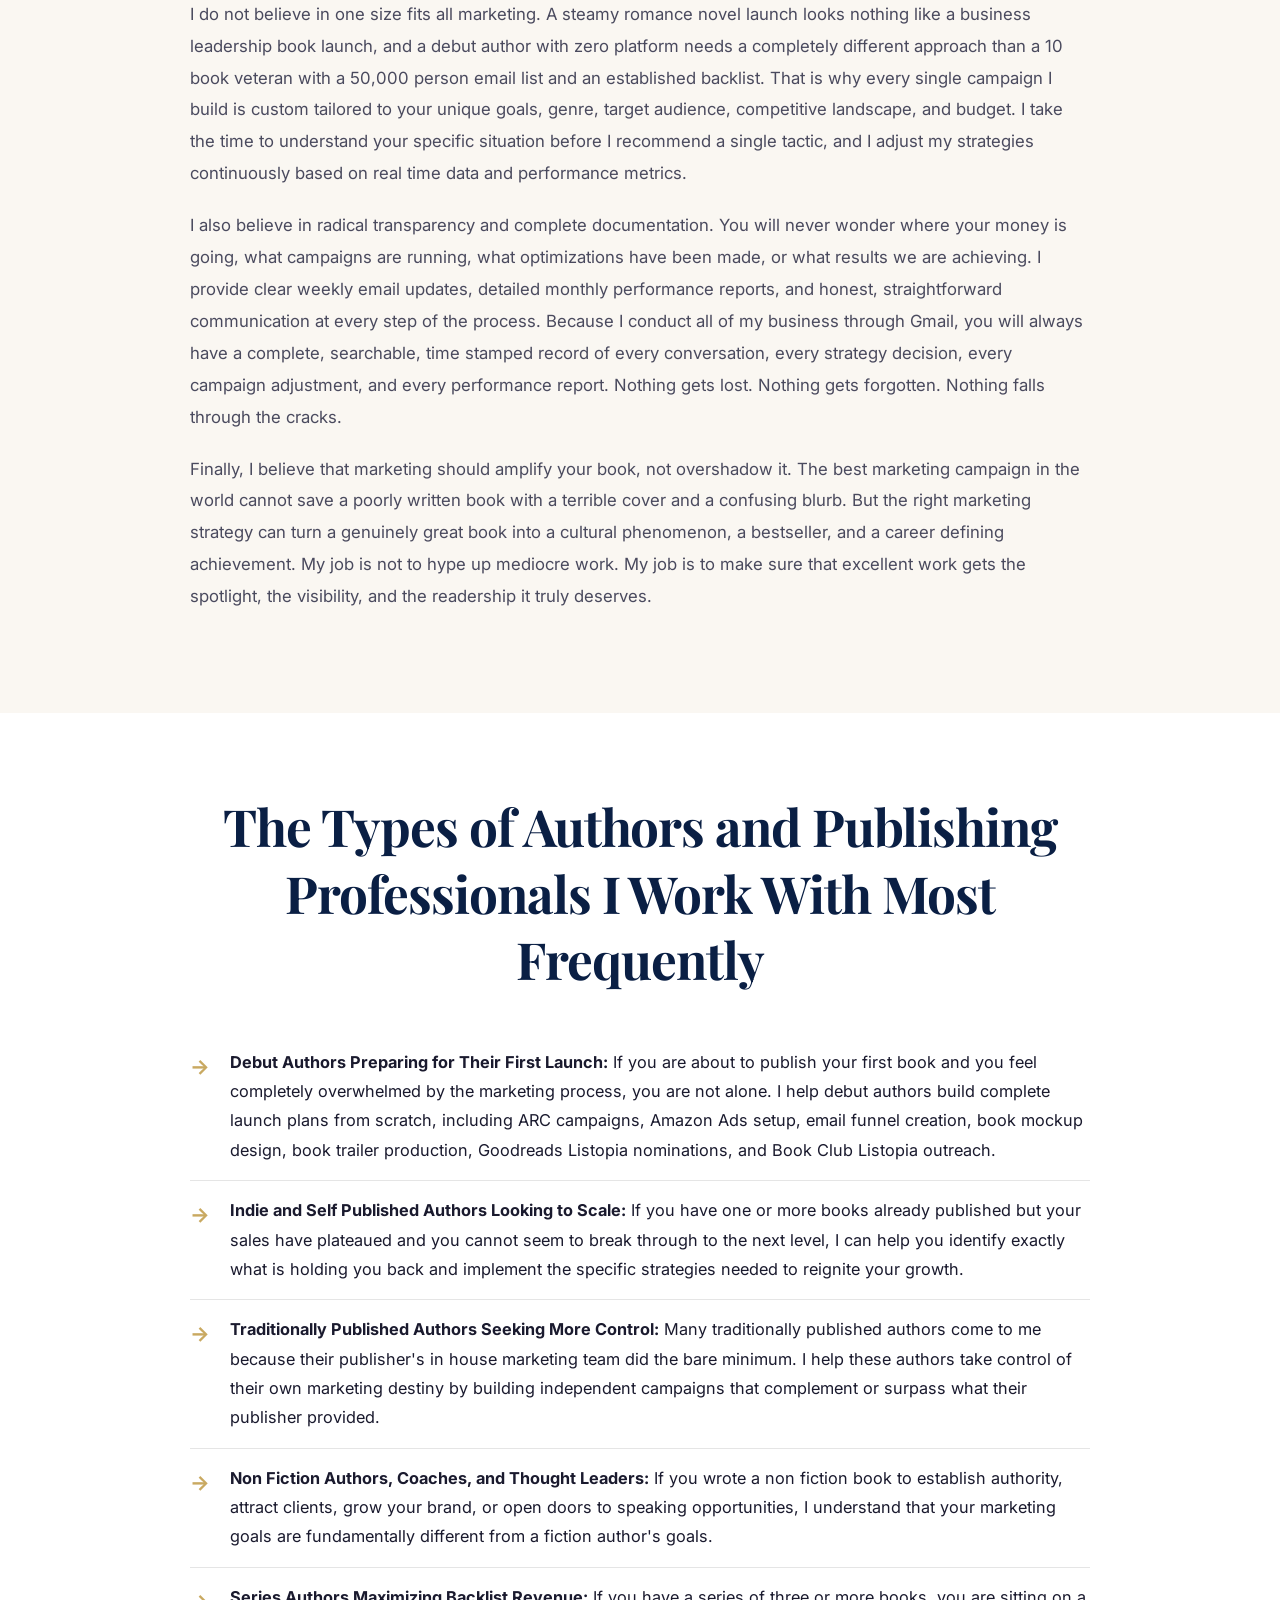
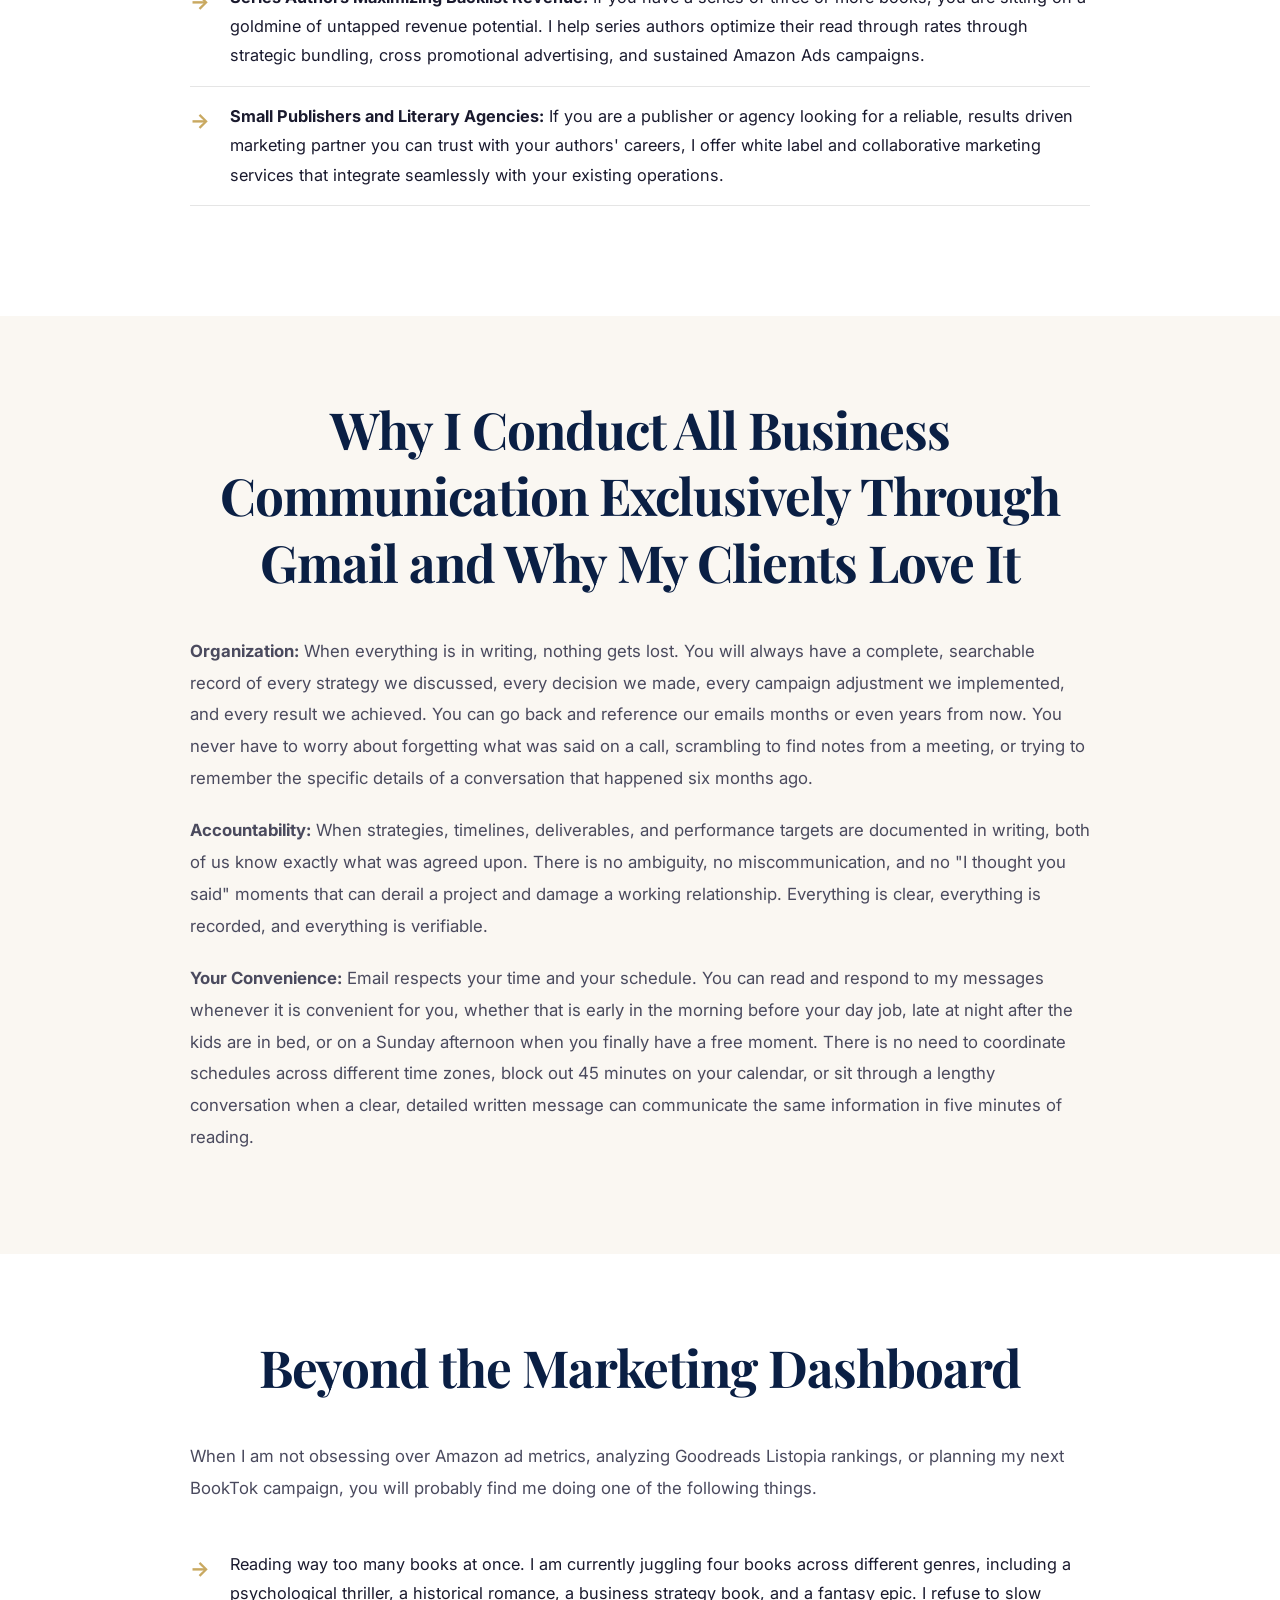
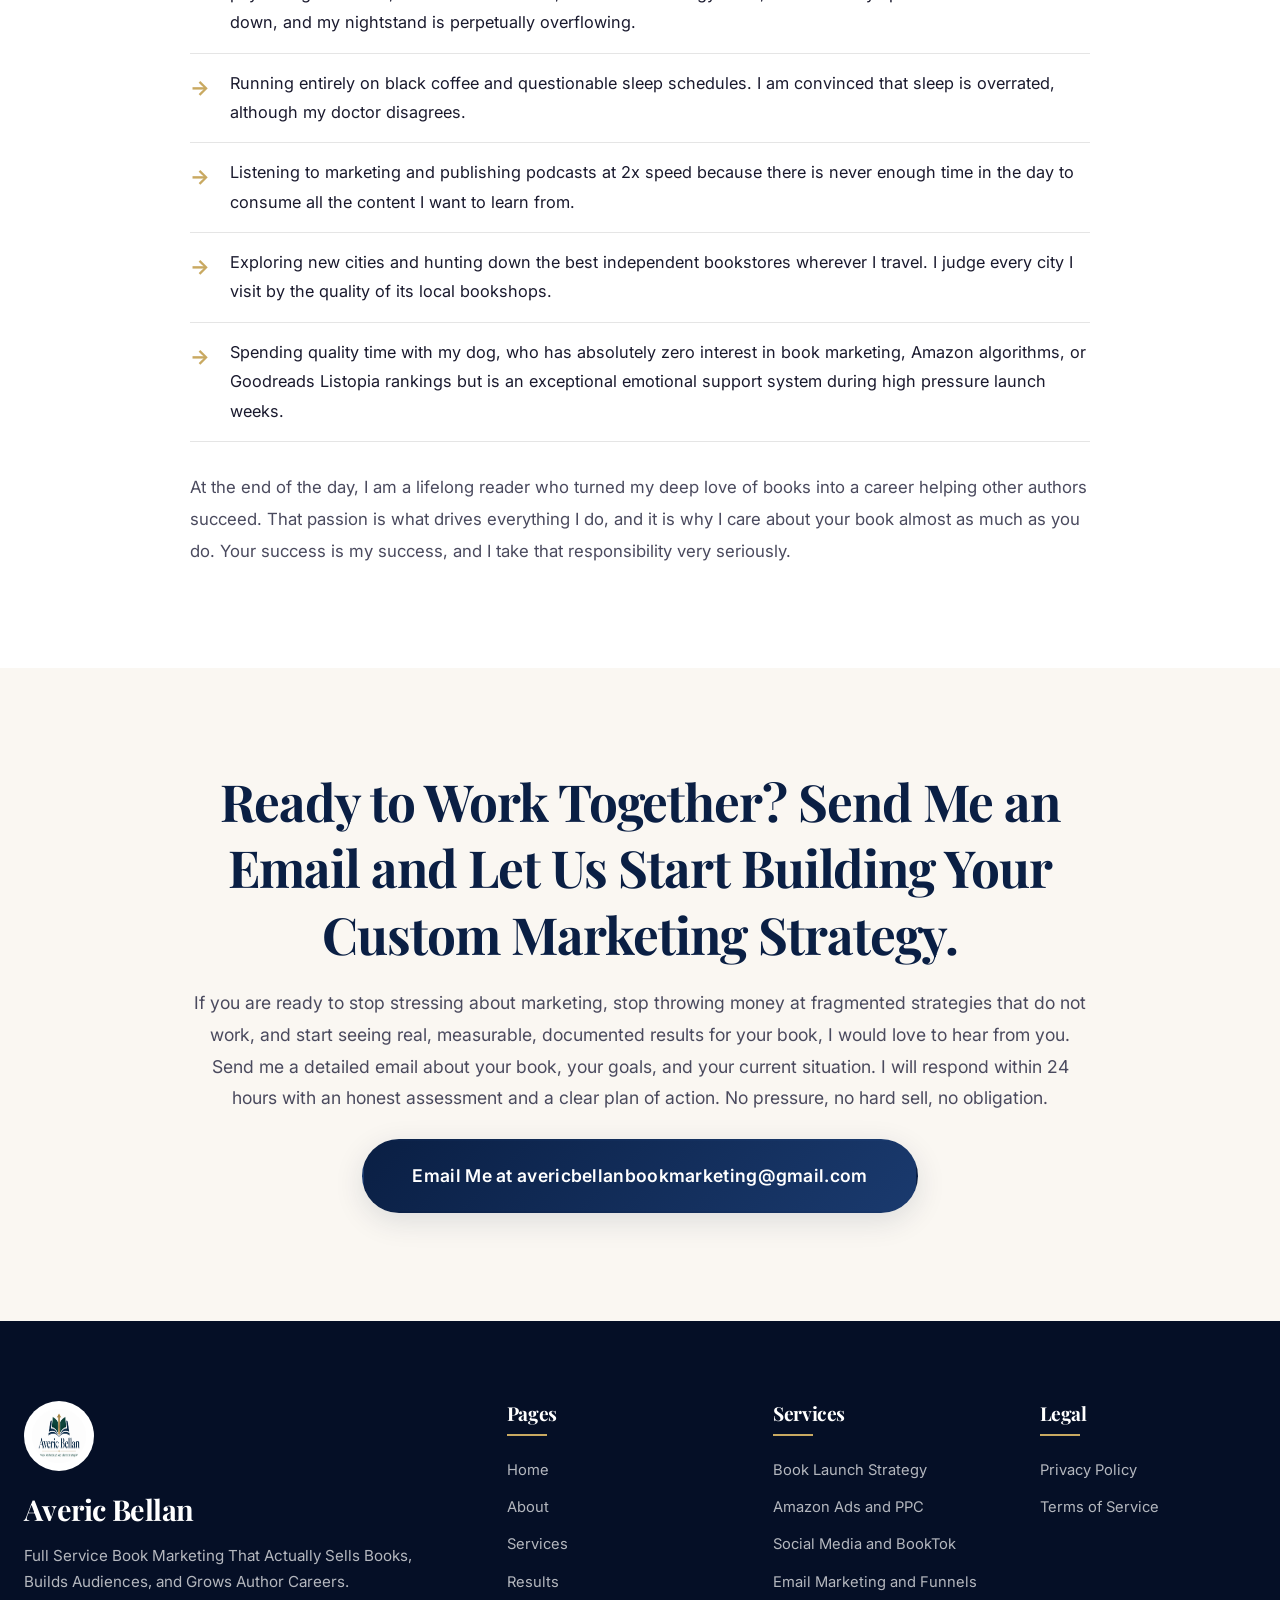
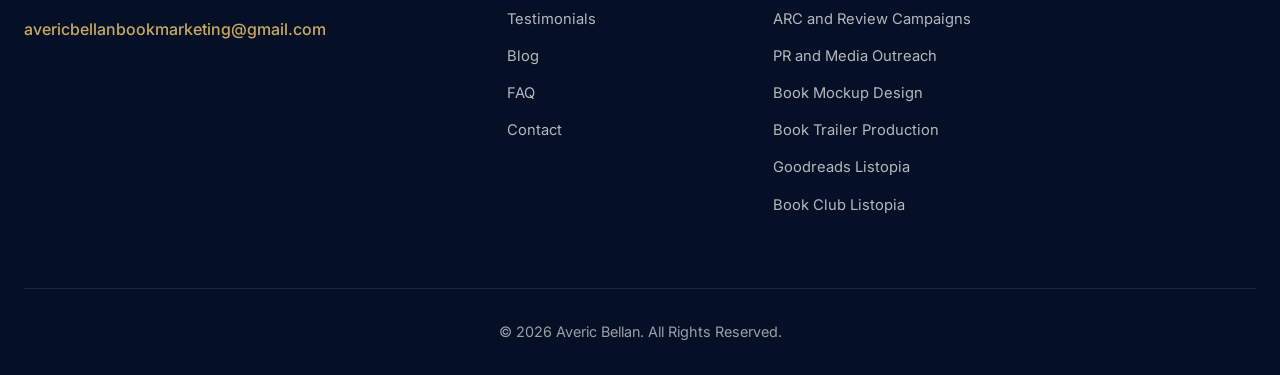
<file: about.html>
﻿<!DOCTYPE html>
<html lang="en">
<head>
    <meta charset="UTF-8">
    <meta name="viewport" content="width=device-width, initial-scale=1.0">
    <meta name="description" content="About Averic Bellan - Full Service Book Marketing Specialist. Learn my story, my philosophy, and why 200+ authors trust me with their book marketing campaigns.">
    <title>About | Averic Bellan - Book Marketing Specialist</title>
    <link rel="icon" type="image/png" href="Averic Bellan.png">
    <link rel="stylesheet" href="style.css">
    <link rel="preconnect" href="https://fonts.googleapis.com">
    <link rel="preconnect" href="https://fonts.gstatic.com" crossorigin>
    <link href="https://fonts.googleapis.com/css2?family=Playfair+Display:wght@400;500;600;700;800;900&family=Inter:wght@300;400;500;600;700;800&display=swap" rel="stylesheet">
</head>
<body>

    <!-- LOADING SPINNER -->
    <div class="loader-wrapper" id="loader">
        <div class="loader-inner">
            <div class="spinner"></div>
            <img src="Averic Bellan.png" alt="Averic Bellan Logo" class="loader-logo">
            <p class="loader-text">Loading Excellence...</p>
        </div>
    </div>

    <!-- FLOATING BACKGROUND SHAPES -->
    <div class="floating-shapes">
        <div class="shape shape-1"></div>
        <div class="shape shape-2"></div>
        <div class="shape shape-3"></div>
        <div class="shape shape-4"></div>
        <div class="shape shape-5"></div>
        <div class="shape shape-6"></div>
    </div>

    <!-- NAVIGATION -->
    <nav class="navbar" id="navbar">
        <div class="nav-container">
            <a href="index.html" class="nav-logo">
                <img src="Averic Bellan.png" alt="Averic Bellan Logo" class="nav-logo-img">
                <span class="nav-logo-text">Averic Bellan</span>
            </a>
            <div class="nav-toggle" id="navToggle">
                <span></span>
                <span></span>
                <span></span>
            </div>
            <ul class="nav-menu" id="navMenu">
                <li class="nav-item"><a href="index.html" class="nav-link">Home</a></li>
                <li class="nav-item"><a href="about.html" class="nav-link active">About</a></li>
                <li class="nav-item nav-dropdown">
                    <a href="services.html" class="nav-link nav-dropdown-trigger">Services <span class="dropdown-arrow">&#9662;</span></a>
                    <ul class="dropdown-menu">
                        <li><a href="services.html#launch-strategy">Book Launch Strategy</a></li>
                        <li><a href="services.html#amazon-ads">Amazon Ads and PPC</a></li>
                        <li><a href="services.html#social-media">Social Media and BookTok</a></li>
                        <li><a href="services.html#email-marketing">Email Marketing and Funnels</a></li>
                        <li><a href="services.html#arc-campaigns">ARC and Review Campaigns</a></li>
                        <li><a href="services.html#pr-outreach">PR and Media Outreach</a></li>
                        <li><a href="services.html#book-mockups">Book Mockup Design</a></li>
                        <li><a href="services.html#book-trailers">Book Trailer Production</a></li>
                        <li><a href="services.html#goodreads-listopia">Goodreads Listopia</a></li>
                        <li><a href="services.html#book-club-listopia">Book Club Listopia</a></li>
                    </ul>
                </li>
                <li class="nav-item"><a href="results.html" class="nav-link">Results</a></li>
                <li class="nav-item"><a href="testimonials.html" class="nav-link">Testimonials</a></li>
                <li class="nav-item"><a href="blog.html" class="nav-link">Blog</a></li>
                <li class="nav-item"><a href="faq.html" class="nav-link">FAQ</a></li>
                <li class="nav-item"><a href="contact.html" class="nav-link">Contact</a></li>
            </ul>
            <a href="mailto:avericbellanbookmarketing@gmail.com" class="nav-cta-btn">Email Me to Get Started</a>
        </div>
    </nav>

    <!-- PAGE HERO -->
    <section class="page-hero">
        <div class="container">
            <div class="page-hero-content fade-in-up">
                <span class="page-hero-pre">Get to Know the Strategist Behind Your Next Bestseller Campaign</span>
                <h1 class="page-hero-title">I Am Averic Bellan, a Full Service Book Marketing Specialist and Strategist Who Has Helped Over 200 Authors Across 15 Genres Turn Their Books Into Bestsellers, Build Thriving Reader Communities, and Create Sustainable Marketing Systems That Generate Sales Long After Launch Day.</h1>
                <p class="page-hero-subtitle">I did not come from the traditional publishing world. I came from digital marketing, data analysis, and performance advertising. And that outside perspective is exactly what gives me the edge that most book marketers simply do not have. I understand algorithms, consumer psychology, conversion optimization, and ROI driven strategy at a level that goes far beyond simply knowing how to boost a Facebook post or run a basic Amazon ad. I combine that deep technical expertise with a genuine, lifelong passion for books and reading, and the result is a marketing approach that is both analytically rigorous and creatively inspired.</p>
            </div>
        </div>
    </section>

    <!-- MY STORY -->
    <section class="about-section">
        <div class="container">
            <div class="about-content fade-in-up">
                <h2 class="section-title">How I Went From Digital Marketer to the Book Marketing Strategist Authors Trust With Their Careers</h2>
                <p>I did not start my career in publishing, and I think that is actually my greatest advantage. I started in digital marketing, running paid advertising campaigns across Google, Facebook, Instagram, and Amazon for e commerce brands, SaaS companies, and online course creators. I spent years mastering the art and science of customer acquisition, conversion rate optimization, funnel architecture, email automation, and data driven decision making. I understood how algorithms worked, how consumer psychology influenced purchasing decisions, and how to turn a modest advertising budget into a significant return on investment long before I ever touched a book launch.</p>
                <p>But everything changed when a close friend came to me with a problem. She had just finished writing her debut novel, a contemporary romance she had spent three years pouring her heart into. The manuscript was polished, the cover was gorgeous, and she was incredibly proud of what she had created. But she had absolutely no idea how to market it. She was about to publish it on Amazon KDP and simply hope that readers would find it organically. I told her that was a terrible plan, and I offered to help.</p>
                <p>I dove headfirst into the world of book marketing with the same intensity and analytical rigor I brought to every other marketing challenge in my career. I studied Amazon's A9 search algorithm until I understood exactly how it ranked books and what factors influenced visibility. I learned everything there was to know about KDP Select, Kindle Unlimited page reads, and category optimization. I researched BookBub ad mechanics, BookTok content trends, ARC team management best practices, email list building strategies for authors, Goodreads Listopia dynamics, book club outreach protocols, book mockup design principles, and book trailer production workflows. I consumed every resource, case study, and data set I could find.</p>
                <p>Then I built her a complete launch campaign from scratch. I recruited an ARC team of 100 readers. I set up a reader magnet funnel that captured 800 email subscribers in three weeks. I launched a targeted Amazon Ads campaign focused on high converting comp titles in her sub genre. I designed professional 3D book mockups for her landing page and social media posts. I nominated her book to 10 Goodreads Listopia lists and pitched it to 5 romance book clubs. I coordinated a BookTok influencer campaign with 8 content creators in her niche.</p>
                <p>The result? Her book hit the Top 100 in its Amazon category within the first week. She received over 80 verified reviews in the first 30 days. She sold more copies in her launch month than most debut authors sell in their entire first year. And she did it all without a single video call or meeting. Everything was coordinated through detailed, organized email exchanges that kept both of us aligned and accountable throughout the entire process.</p>
                <p>After that launch, other authors started reaching out to me. Then more authors. Then small indie publishers. Then literary agencies. And before I knew it, book marketing was not just a favor for a friend. It was my full time mission, my primary business, and my deepest professional passion.</p>
                <p>Today, I have helped over 200 authors across fiction and non fiction genres launch, scale, and sustain their book sales. I have managed campaigns for debut novelists, established thriller writers, self help gurus, business thought leaders, memoirists, fantasy world builders, and everything in between. I have seen every possible scenario, navigated every conceivable challenge, and built strategies that work for every single stage of the author journey. And I have done it all through clear, documented, organized email communication that keeps my clients informed, empowered, and confident at every step.</p>
            </div>
        </div>
    </section>

    <!-- PHILOSOPHY -->
    <section class="about-section">
        <div class="container">
            <div class="about-content fade-in-up">
                <h2 class="section-title">What I Believe About Book Marketing, Author Success, and the Future of Publishing</h2>
                <p>Every book deserves an audience. Not just any audience, but the right audience. The readers who will devour your words at 2 AM, leave glowing five star reviews that convince strangers to take a chance on your work, and immediately text their best friend saying they absolutely have to read your book. Finding those readers and connecting them with your book is not a matter of luck or wishful thinking. It is a matter of strategy, execution, and persistence. And that is exactly what I provide.</p>
                <p>I do not believe in one size fits all marketing. A steamy romance novel launch looks nothing like a business leadership book launch, and a debut author with zero platform needs a completely different approach than a 10 book veteran with a 50,000 person email list and an established backlist. That is why every single campaign I build is custom tailored to your unique goals, genre, target audience, competitive landscape, and budget. I take the time to understand your specific situation before I recommend a single tactic, and I adjust my strategies continuously based on real time data and performance metrics.</p>
                <p>I also believe in radical transparency and complete documentation. You will never wonder where your money is going, what campaigns are running, what optimizations have been made, or what results we are achieving. I provide clear weekly email updates, detailed monthly performance reports, and honest, straightforward communication at every step of the process. Because I conduct all of my business through Gmail, you will always have a complete, searchable, time stamped record of every conversation, every strategy decision, every campaign adjustment, and every performance report. Nothing gets lost. Nothing gets forgotten. Nothing falls through the cracks.</p>
                <p>Finally, I believe that marketing should amplify your book, not overshadow it. The best marketing campaign in the world cannot save a poorly written book with a terrible cover and a confusing blurb. But the right marketing strategy can turn a genuinely great book into a cultural phenomenon, a bestseller, and a career defining achievement. My job is not to hype up mediocre work. My job is to make sure that excellent work gets the spotlight, the visibility, and the readership it truly deserves.</p>
            </div>
        </div>
    </section>

    <!-- WHO I WORK WITH -->
    <section class="about-section">
        <div class="container">
            <div class="about-content fade-in-up">
                <h2 class="section-title">The Types of Authors and Publishing Professionals I Work With Most Frequently</h2>
                <ul class="about-list">
                    <li><strong>Debut Authors Preparing for Their First Launch:</strong> If you are about to publish your first book and you feel completely overwhelmed by the marketing process, you are not alone. I help debut authors build complete launch plans from scratch, including ARC campaigns, Amazon Ads setup, email funnel creation, book mockup design, book trailer production, Goodreads Listopia nominations, and Book Club Listopia outreach.</li>
                    <li><strong>Indie and Self Published Authors Looking to Scale:</strong> If you have one or more books already published but your sales have plateaued and you cannot seem to break through to the next level, I can help you identify exactly what is holding you back and implement the specific strategies needed to reignite your growth.</li>
                    <li><strong>Traditionally Published Authors Seeking More Control:</strong> Many traditionally published authors come to me because their publisher's in house marketing team did the bare minimum. I help these authors take control of their own marketing destiny by building independent campaigns that complement or surpass what their publisher provided.</li>
                    <li><strong>Non Fiction Authors, Coaches, and Thought Leaders:</strong> If you wrote a non fiction book to establish authority, attract clients, grow your brand, or open doors to speaking opportunities, I understand that your marketing goals are fundamentally different from a fiction author's goals.</li>
                    <li><strong>Series Authors Maximizing Backlist Revenue:</strong> If you have a series of three or more books, you are sitting on a goldmine of untapped revenue potential. I help series authors optimize their read through rates through strategic bundling, cross promotional advertising, and sustained Amazon Ads campaigns.</li>
                    <li><strong>Small Publishers and Literary Agencies:</strong> If you are a publisher or agency looking for a reliable, results driven marketing partner you can trust with your authors' careers, I offer white label and collaborative marketing services that integrate seamlessly with your existing operations.</li>
                </ul>
            </div>
        </div>
    </section>

    <!-- WHY GMAIL -->
    <section class="about-section">
        <div class="container">
            <div class="about-content fade-in-up">
                <h2 class="section-title">Why I Conduct All Business Communication Exclusively Through Gmail and Why My Clients Love It</h2>
                <p><strong>Organization:</strong> When everything is in writing, nothing gets lost. You will always have a complete, searchable record of every strategy we discussed, every decision we made, every campaign adjustment we implemented, and every result we achieved. You can go back and reference our emails months or even years from now. You never have to worry about forgetting what was said on a call, scrambling to find notes from a meeting, or trying to remember the specific details of a conversation that happened six months ago.</p>
                <p><strong>Accountability:</strong> When strategies, timelines, deliverables, and performance targets are documented in writing, both of us know exactly what was agreed upon. There is no ambiguity, no miscommunication, and no "I thought you said" moments that can derail a project and damage a working relationship. Everything is clear, everything is recorded, and everything is verifiable.</p>
                <p><strong>Your Convenience:</strong> Email respects your time and your schedule. You can read and respond to my messages whenever it is convenient for you, whether that is early in the morning before your day job, late at night after the kids are in bed, or on a Sunday afternoon when you finally have a free moment. There is no need to coordinate schedules across different time zones, block out 45 minutes on your calendar, or sit through a lengthy conversation when a clear, detailed written message can communicate the same information in five minutes of reading.</p>
            </div>
        </div>
    </section>

    <!-- PERSONAL TOUCH -->
    <section class="about-section">
        <div class="container">
            <div class="about-content fade-in-up">
                <h2 class="section-title">Beyond the Marketing Dashboard</h2>
                <p>When I am not obsessing over Amazon ad metrics, analyzing Goodreads Listopia rankings, or planning my next BookTok campaign, you will probably find me doing one of the following things.</p>
                <ul class="about-list">
                    <li>Reading way too many books at once. I am currently juggling four books across different genres, including a psychological thriller, a historical romance, a business strategy book, and a fantasy epic. I refuse to slow down, and my nightstand is perpetually overflowing.</li>
                    <li>Running entirely on black coffee and questionable sleep schedules. I am convinced that sleep is overrated, although my doctor disagrees.</li>
                    <li>Listening to marketing and publishing podcasts at 2x speed because there is never enough time in the day to consume all the content I want to learn from.</li>
                    <li>Exploring new cities and hunting down the best independent bookstores wherever I travel. I judge every city I visit by the quality of its local bookshops.</li>
                    <li>Spending quality time with my dog, who has absolutely zero interest in book marketing, Amazon algorithms, or Goodreads Listopia rankings but is an exceptional emotional support system during high pressure launch weeks.</li>
                </ul>
                <p>At the end of the day, I am a lifelong reader who turned my deep love of books into a career helping other authors succeed. That passion is what drives everything I do, and it is why I care about your book almost as much as you do. Your success is my success, and I take that responsibility very seriously.</p>
            </div>
        </div>
    </section>

    <!-- CTA -->
    <section class="section final-cta-section">
        <div class="container">
            <div class="final-cta-content fade-in-up">
                <h2 class="section-title">Ready to Work Together? Send Me an Email and Let Us Start Building Your Custom Marketing Strategy.</h2>
                <p>If you are ready to stop stressing about marketing, stop throwing money at fragmented strategies that do not work, and start seeing real, measurable, documented results for your book, I would love to hear from you. Send me a detailed email about your book, your goals, and your current situation. I will respond within 24 hours with an honest assessment and a clear plan of action. No pressure, no hard sell, no obligation.</p>
                <a href="mailto:avericbellanbookmarketing@gmail.com" class="btn btn-primary btn-large">Email Me at avericbellanbookmarketing@gmail.com</a>
            </div>
        </div>
    </section>

    <!-- FOOTER -->
    <footer class="footer" id="footer">
        <div class="container">
            <div class="footer-grid">
                <div class="footer-brand">
                    <img src="Averic Bellan.png" alt="Averic Bellan Logo" class="footer-logo">
                    <h3 class="footer-brand-name">Averic Bellan</h3>
                    <p class="footer-tagline">Full Service Book Marketing That Actually Sells Books, Builds Audiences, and Grows Author Careers.</p>
                    <p class="footer-email"><a href="mailto:avericbellanbookmarketing@gmail.com">avericbellanbookmarketing@gmail.com</a></p>
                </div>
                <div class="footer-links-col">
                    <h4 class="footer-heading">Pages</h4>
                    <ul class="footer-links">
                        <li><a href="index.html">Home</a></li>
                        <li><a href="about.html">About</a></li>
                        <li><a href="services.html">Services</a></li>
                        <li><a href="results.html">Results</a></li>
                        <li><a href="testimonials.html">Testimonials</a></li>
                        <li><a href="blog.html">Blog</a></li>
                        <li><a href="faq.html">FAQ</a></li>
                        <li><a href="contact.html">Contact</a></li>
                    </ul>
                </div>
                <div class="footer-links-col">
                    <h4 class="footer-heading">Services</h4>
                    <ul class="footer-links">
                        <li><a href="services.html#launch-strategy">Book Launch Strategy</a></li>
                        <li><a href="services.html#amazon-ads">Amazon Ads and PPC</a></li>
                        <li><a href="services.html#social-media">Social Media and BookTok</a></li>
                        <li><a href="services.html#email-marketing">Email Marketing and Funnels</a></li>
                        <li><a href="services.html#arc-campaigns">ARC and Review Campaigns</a></li>
                        <li><a href="services.html#pr-outreach">PR and Media Outreach</a></li>
                        <li><a href="services.html#book-mockups">Book Mockup Design</a></li>
                        <li><a href="services.html#book-trailers">Book Trailer Production</a></li>
                        <li><a href="services.html#goodreads-listopia">Goodreads Listopia</a></li>
                        <li><a href="services.html#book-club-listopia">Book Club Listopia</a></li>
                    </ul>
                </div>
                <div class="footer-links-col">
                    <h4 class="footer-heading">Legal</h4>
                    <ul class="footer-links">
                        <li><a href="privacy.html">Privacy Policy</a></li>
                        <li><a href="terms.html">Terms of Service</a></li>
                    </ul>
                </div>
            </div>
            <div class="footer-bottom">
                <p>&copy; 2026 Averic Bellan. All Rights Reserved.</p>
            </div>
        </div>
    </footer>

    <button class="back-to-top" id="backToTop" title="Back to Top">&#8679;</button>
    <script src="script.js"></script>
</body>
</html>
</file>
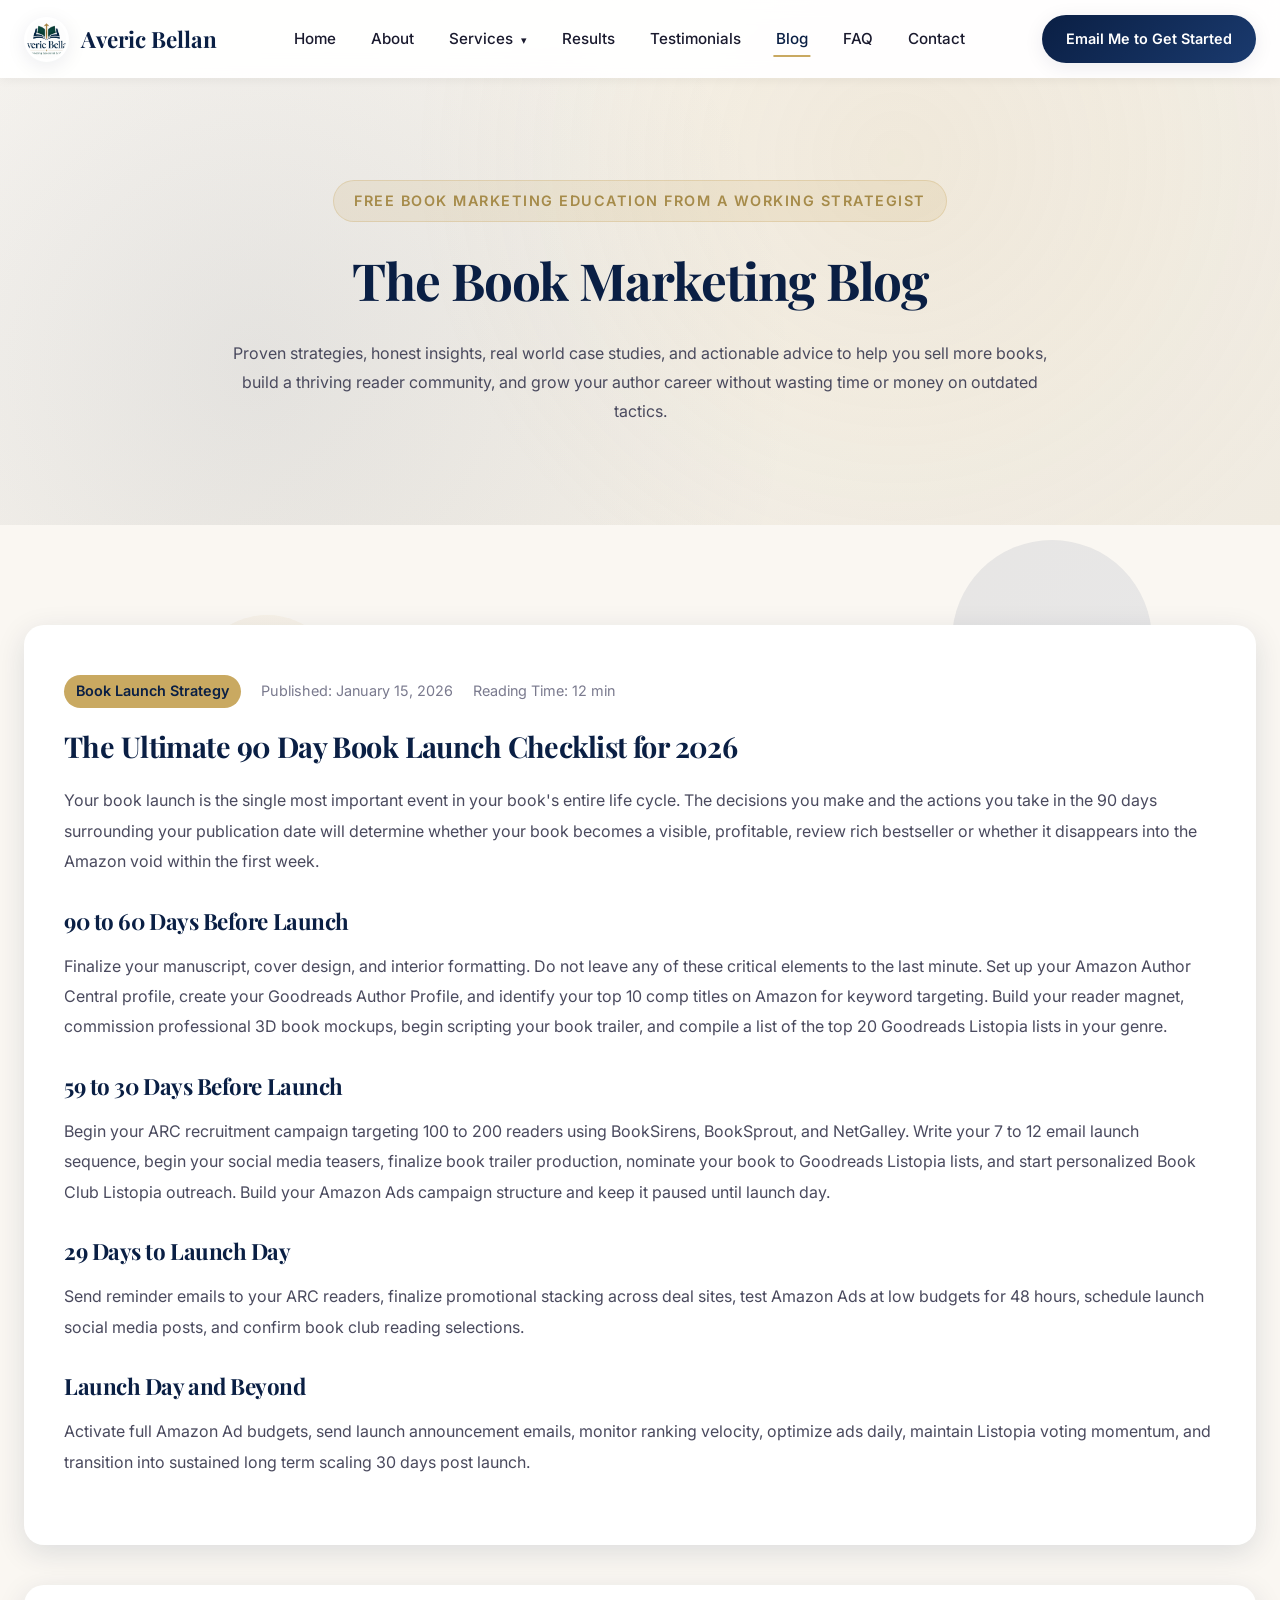
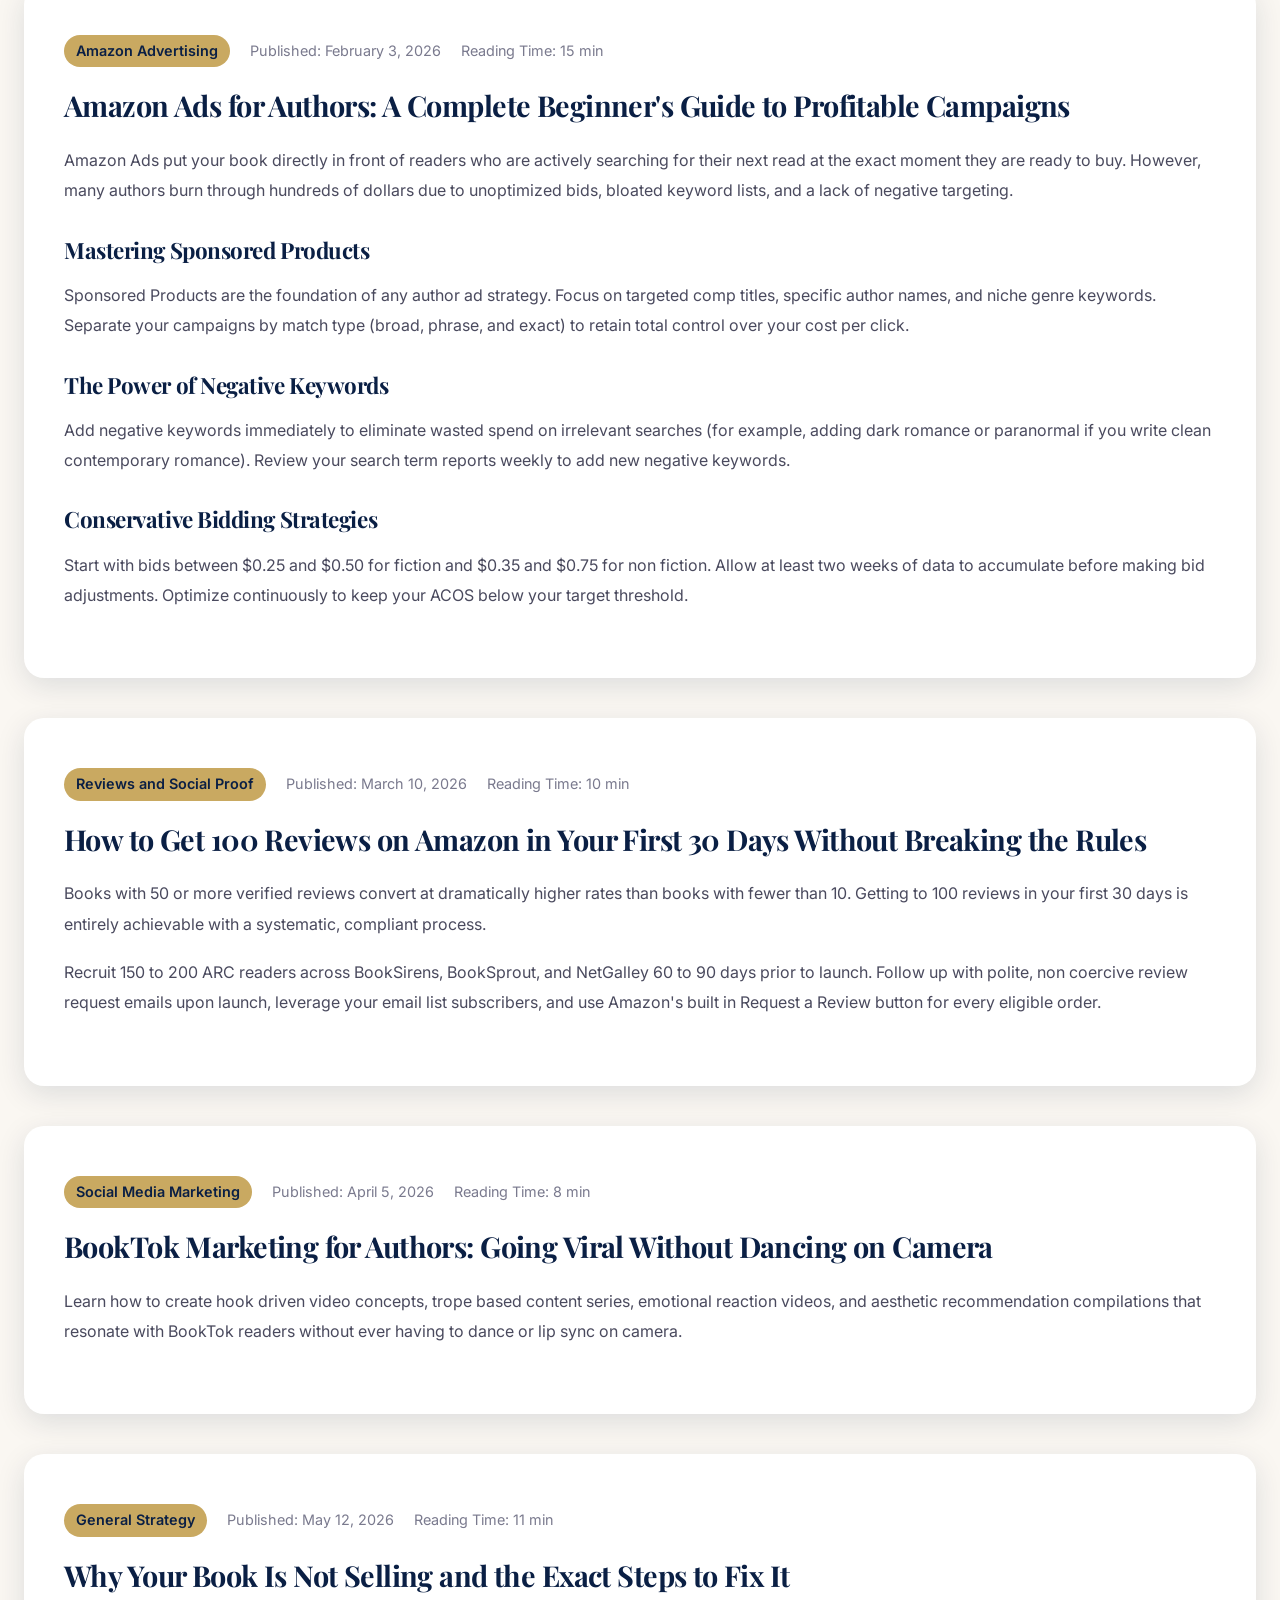
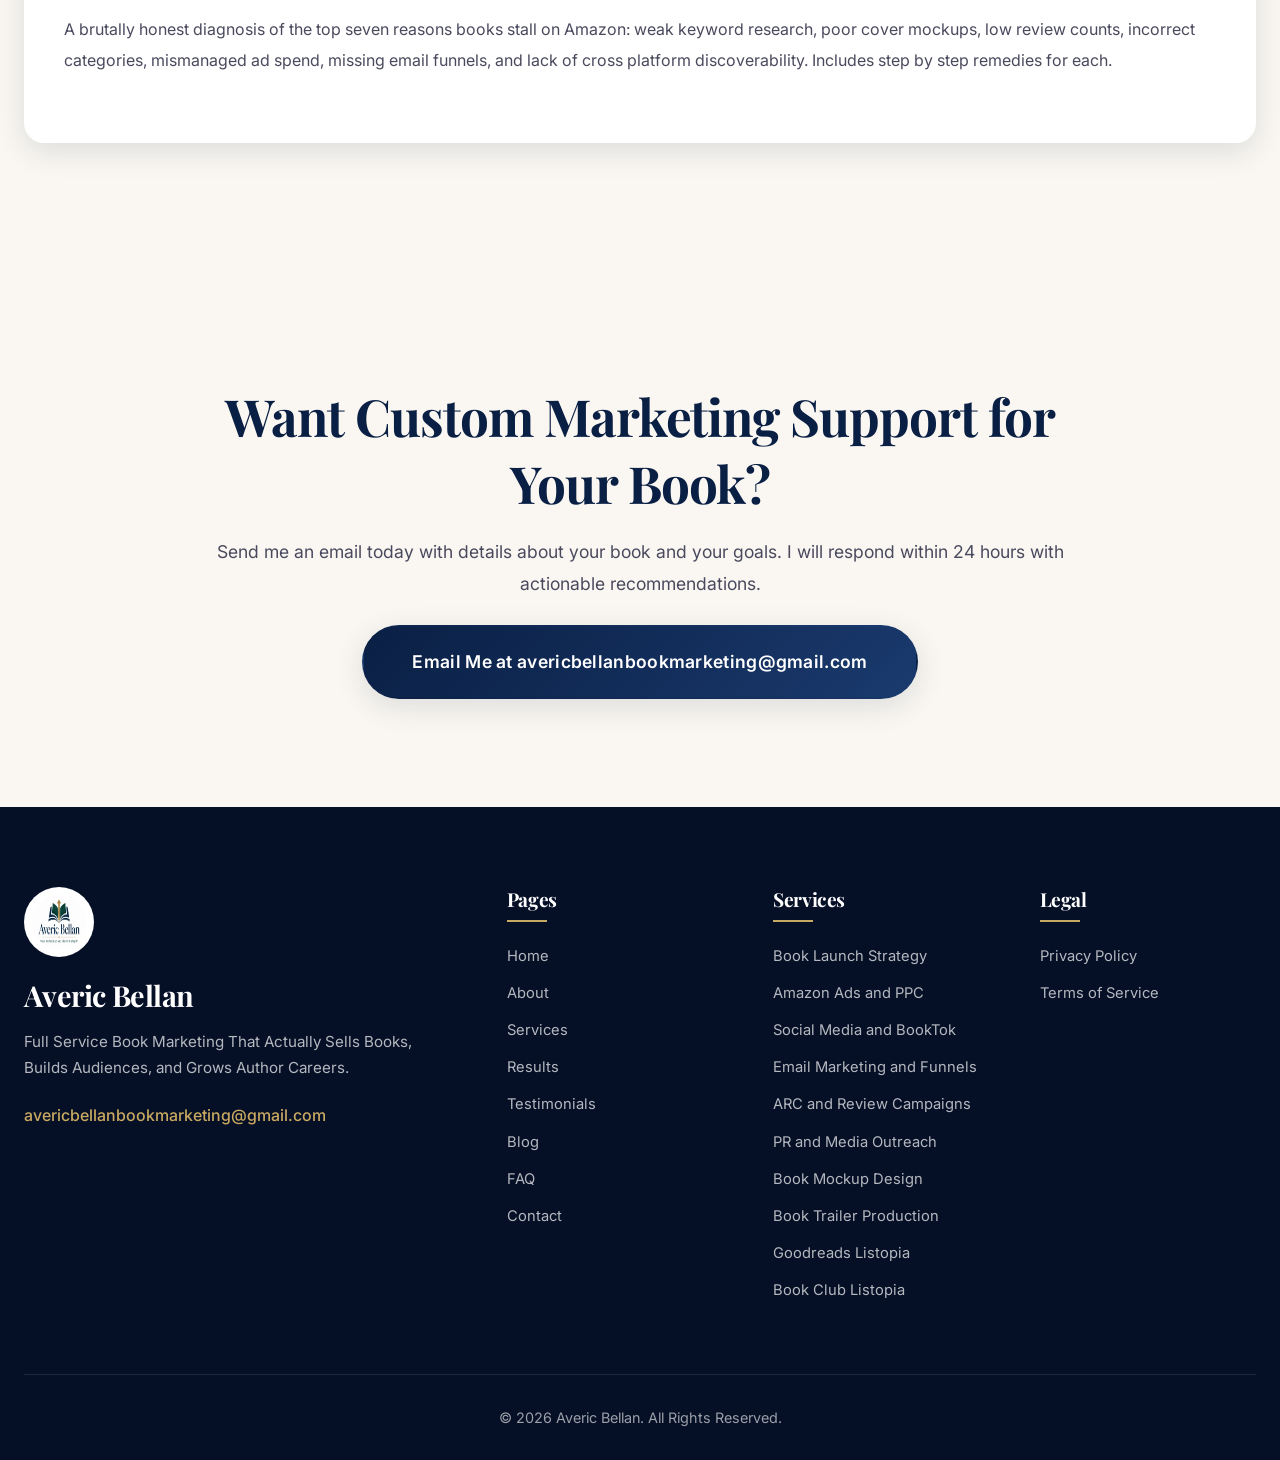
<file: blog.html>
﻿<!DOCTYPE html>
<html lang="en">
<head>
    <meta charset="UTF-8">
    <meta name="viewport" content="width=device-width, initial-scale=1.0">
    <meta name="description" content="The Book Marketing Blog by Averic Bellan. In depth guides on book launches, Amazon Ads, ARC reviews, BookTok strategies, and fixing unsold books.">
    <title>Blog | Averic Bellan - Book Marketing Strategist</title>
    <link rel="icon" type="image/png" href="Averic Bellan.png">
    <link rel="stylesheet" href="style.css">
    <link rel="preconnect" href="https://fonts.googleapis.com">
    <link rel="preconnect" href="https://fonts.gstatic.com" crossorigin>
    <link href="https://fonts.googleapis.com/css2?family=Playfair+Display:wght@400;500;600;700;800;900&family=Inter:wght@300;400;500;600;700;800&display=swap" rel="stylesheet">
</head>
<body>

    <div class="loader-wrapper" id="loader">
        <div class="loader-inner">
            <div class="spinner"></div>
            <img src="Averic Bellan.png" alt="Averic Bellan Logo" class="loader-logo">
            <p class="loader-text">Loading Excellence...</p>
        </div>
    </div>

    <div class="floating-shapes">
        <div class="shape shape-1"></div>
        <div class="shape shape-2"></div>
        <div class="shape shape-3"></div>
        <div class="shape shape-4"></div>
        <div class="shape shape-5"></div>
        <div class="shape shape-6"></div>
    </div>

    <nav class="navbar" id="navbar">
        <div class="nav-container">
            <a href="index.html" class="nav-logo">
                <img src="Averic Bellan.png" alt="Averic Bellan Logo" class="nav-logo-img">
                <span class="nav-logo-text">Averic Bellan</span>
            </a>
            <div class="nav-toggle" id="navToggle">
                <span></span>
                <span></span>
                <span></span>
            </div>
            <ul class="nav-menu" id="navMenu">
                <li class="nav-item"><a href="index.html" class="nav-link">Home</a></li>
                <li class="nav-item"><a href="about.html" class="nav-link">About</a></li>
                <li class="nav-item nav-dropdown">
                    <a href="services.html" class="nav-link nav-dropdown-trigger">Services <span class="dropdown-arrow">&#9662;</span></a>
                    <ul class="dropdown-menu">
                        <li><a href="services.html#launch-strategy">Book Launch Strategy</a></li>
                        <li><a href="services.html#amazon-ads">Amazon Ads and PPC</a></li>
                        <li><a href="services.html#social-media">Social Media and BookTok</a></li>
                        <li><a href="services.html#email-marketing">Email Marketing and Funnels</a></li>
                        <li><a href="services.html#arc-campaigns">ARC and Review Campaigns</a></li>
                        <li><a href="services.html#pr-outreach">PR and Media Outreach</a></li>
                        <li><a href="services.html#book-mockups">Book Mockup Design</a></li>
                        <li><a href="services.html#book-trailers">Book Trailer Production</a></li>
                        <li><a href="services.html#goodreads-listopia">Goodreads Listopia</a></li>
                        <li><a href="services.html#book-club-listopia">Book Club Listopia</a></li>
                    </ul>
                </li>
                <li class="nav-item"><a href="results.html" class="nav-link">Results</a></li>
                <li class="nav-item"><a href="testimonials.html" class="nav-link">Testimonials</a></li>
                <li class="nav-item"><a href="blog.html" class="nav-link active">Blog</a></li>
                <li class="nav-item"><a href="faq.html" class="nav-link">FAQ</a></li>
                <li class="nav-item"><a href="contact.html" class="nav-link">Contact</a></li>
            </ul>
            <a href="mailto:avericbellanbookmarketing@gmail.com" class="nav-cta-btn">Email Me to Get Started</a>
        </div>
    </nav>

    <section class="page-hero">
        <div class="container">
            <div class="page-hero-content fade-in-up">
                <span class="page-hero-pre">Free Book Marketing Education From a Working Strategist</span>
                <h1 class="page-hero-title">The Book Marketing Blog</h1>
                <p class="page-hero-subtitle">Proven strategies, honest insights, real world case studies, and actionable advice to help you sell more books, build a thriving reader community, and grow your author career without wasting time or money on outdated tactics.</p>
            </div>
        </div>
    </section>

    <section class="section">
        <div class="container">

            <!-- ARTICLE 1 -->
            <article class="blog-post fade-in-up">
                <div class="blog-post-meta">
                    <span class="blog-post-category">Book Launch Strategy</span>
                    <span>Published: January 15, 2026</span>
                    <span>Reading Time: 12 min</span>
                </div>
                <h2 class="blog-post-title">The Ultimate 90 Day Book Launch Checklist for 2026</h2>
                <div class="blog-post-content">
                    <p>Your book launch is the single most important event in your book's entire life cycle. The decisions you make and the actions you take in the 90 days surrounding your publication date will determine whether your book becomes a visible, profitable, review rich bestseller or whether it disappears into the Amazon void within the first week.</p>
                    
                    <h3>90 to 60 Days Before Launch</h3>
                    <p>Finalize your manuscript, cover design, and interior formatting. Do not leave any of these critical elements to the last minute. Set up your Amazon Author Central profile, create your Goodreads Author Profile, and identify your top 10 comp titles on Amazon for keyword targeting. Build your reader magnet, commission professional 3D book mockups, begin scripting your book trailer, and compile a list of the top 20 Goodreads Listopia lists in your genre.</p>

                    <h3>59 to 30 Days Before Launch</h3>
                    <p>Begin your ARC recruitment campaign targeting 100 to 200 readers using BookSirens, BookSprout, and NetGalley. Write your 7 to 12 email launch sequence, begin your social media teasers, finalize book trailer production, nominate your book to Goodreads Listopia lists, and start personalized Book Club Listopia outreach. Build your Amazon Ads campaign structure and keep it paused until launch day.</p>

                    <h3>29 Days to Launch Day</h3>
                    <p>Send reminder emails to your ARC readers, finalize promotional stacking across deal sites, test Amazon Ads at low budgets for 48 hours, schedule launch social media posts, and confirm book club reading selections.</p>

                    <h3>Launch Day and Beyond</h3>
                    <p>Activate full Amazon Ad budgets, send launch announcement emails, monitor ranking velocity, optimize ads daily, maintain Listopia voting momentum, and transition into sustained long term scaling 30 days post launch.</p>
                </div>
            </article>

            <!-- ARTICLE 2 -->
            <article class="blog-post fade-in-up">
                <div class="blog-post-meta">
                    <span class="blog-post-category">Amazon Advertising</span>
                    <span>Published: February 3, 2026</span>
                    <span>Reading Time: 15 min</span>
                </div>
                <h2 class="blog-post-title">Amazon Ads for Authors: A Complete Beginner's Guide to Profitable Campaigns</h2>
                <div class="blog-post-content">
                    <p>Amazon Ads put your book directly in front of readers who are actively searching for their next read at the exact moment they are ready to buy. However, many authors burn through hundreds of dollars due to unoptimized bids, bloated keyword lists, and a lack of negative targeting.</p>

                    <h3>Mastering Sponsored Products</h3>
                    <p>Sponsored Products are the foundation of any author ad strategy. Focus on targeted comp titles, specific author names, and niche genre keywords. Separate your campaigns by match type (broad, phrase, and exact) to retain total control over your cost per click.</p>

                    <h3>The Power of Negative Keywords</h3>
                    <p>Add negative keywords immediately to eliminate wasted spend on irrelevant searches (for example, adding dark romance or paranormal if you write clean contemporary romance). Review your search term reports weekly to add new negative keywords.</p>

                    <h3>Conservative Bidding Strategies</h3>
                    <p>Start with bids between $0.25 and $0.50 for fiction and $0.35 and $0.75 for non fiction. Allow at least two weeks of data to accumulate before making bid adjustments. Optimize continuously to keep your ACOS below your target threshold.</p>
                </div>
            </article>

            <!-- ARTICLE 3 -->
            <article class="blog-post fade-in-up">
                <div class="blog-post-meta">
                    <span class="blog-post-category">Reviews and Social Proof</span>
                    <span>Published: March 10, 2026</span>
                    <span>Reading Time: 10 min</span>
                </div>
                <h2 class="blog-post-title">How to Get 100 Reviews on Amazon in Your First 30 Days Without Breaking the Rules</h2>
                <div class="blog-post-content">
                    <p>Books with 50 or more verified reviews convert at dramatically higher rates than books with fewer than 10. Getting to 100 reviews in your first 30 days is entirely achievable with a systematic, compliant process.</p>
                    <p>Recruit 150 to 200 ARC readers across BookSirens, BookSprout, and NetGalley 60 to 90 days prior to launch. Follow up with polite, non coercive review request emails upon launch, leverage your email list subscribers, and use Amazon's built in Request a Review button for every eligible order.</p>
                </div>
            </article>

            <!-- ARTICLE 4 -->
            <article class="blog-post fade-in-up">
                <div class="blog-post-meta">
                    <span class="blog-post-category">Social Media Marketing</span>
                    <span>Published: April 5, 2026</span>
                    <span>Reading Time: 8 min</span>
                </div>
                <h2 class="blog-post-title">BookTok Marketing for Authors: Going Viral Without Dancing on Camera</h2>
                <div class="blog-post-content">
                    <p>Learn how to create hook driven video concepts, trope based content series, emotional reaction videos, and aesthetic recommendation compilations that resonate with BookTok readers without ever having to dance or lip sync on camera.</p>
                </div>
            </article>

            <!-- ARTICLE 5 -->
            <article class="blog-post fade-in-up">
                <div class="blog-post-meta">
                    <span class="blog-post-category">General Strategy</span>
                    <span>Published: May 12, 2026</span>
                    <span>Reading Time: 11 min</span>
                </div>
                <h2 class="blog-post-title">Why Your Book Is Not Selling and the Exact Steps to Fix It</h2>
                <div class="blog-post-content">
                    <p>A brutally honest diagnosis of the top seven reasons books stall on Amazon: weak keyword research, poor cover mockups, low review counts, incorrect categories, mismanaged ad spend, missing email funnels, and lack of cross platform discoverability. Includes step by step remedies for each.</p>
                </div>
            </article>

        </div>
    </section>

    <section class="section final-cta-section">
        <div class="container">
            <div class="final-cta-content fade-in-up">
                <h2 class="section-title">Want Custom Marketing Support for Your Book?</h2>
                <p>Send me an email today with details about your book and your goals. I will respond within 24 hours with actionable recommendations.</p>
                <a href="mailto:avericbellanbookmarketing@gmail.com" class="btn btn-primary btn-large">Email Me at avericbellanbookmarketing@gmail.com</a>
            </div>
        </div>
    </section>

    <footer class="footer" id="footer">
        <div class="container">
            <div class="footer-grid">
                <div class="footer-brand">
                    <img src="Averic Bellan.png" alt="Averic Bellan Logo" class="footer-logo">
                    <h3 class="footer-brand-name">Averic Bellan</h3>
                    <p class="footer-tagline">Full Service Book Marketing That Actually Sells Books, Builds Audiences, and Grows Author Careers.</p>
                    <p class="footer-email"><a href="mailto:avericbellanbookmarketing@gmail.com">avericbellanbookmarketing@gmail.com</a></p>
                </div>
                <div class="footer-links-col">
                    <h4 class="footer-heading">Pages</h4>
                    <ul class="footer-links">
                        <li><a href="index.html">Home</a></li>
                        <li><a href="about.html">About</a></li>
                        <li><a href="services.html">Services</a></li>
                        <li><a href="results.html">Results</a></li>
                        <li><a href="testimonials.html">Testimonials</a></li>
                        <li><a href="blog.html">Blog</a></li>
                        <li><a href="faq.html">FAQ</a></li>
                        <li><a href="contact.html">Contact</a></li>
                    </ul>
                </div>
                <div class="footer-links-col">
                    <h4 class="footer-heading">Services</h4>
                    <ul class="footer-links">
                        <li><a href="services.html#launch-strategy">Book Launch Strategy</a></li>
                        <li><a href="services.html#amazon-ads">Amazon Ads and PPC</a></li>
                        <li><a href="services.html#social-media">Social Media and BookTok</a></li>
                        <li><a href="services.html#email-marketing">Email Marketing and Funnels</a></li>
                        <li><a href="services.html#arc-campaigns">ARC and Review Campaigns</a></li>
                        <li><a href="services.html#pr-outreach">PR and Media Outreach</a></li>
                        <li><a href="services.html#book-mockups">Book Mockup Design</a></li>
                        <li><a href="services.html#book-trailers">Book Trailer Production</a></li>
                        <li><a href="services.html#goodreads-listopia">Goodreads Listopia</a></li>
                        <li><a href="services.html#book-club-listopia">Book Club Listopia</a></li>
                    </ul>
                </div>
                <div class="footer-links-col">
                    <h4 class="footer-heading">Legal</h4>
                    <ul class="footer-links">
                        <li><a href="privacy.html">Privacy Policy</a></li>
                        <li><a href="terms.html">Terms of Service</a></li>
                    </ul>
                </div>
            </div>
            <div class="footer-bottom">
                <p>&copy; 2026 Averic Bellan. All Rights Reserved.</p>
            </div>
        </div>
    </footer>

    <button class="back-to-top" id="backToTop" title="Back to Top">&#8679;</button>
    <script src="script.js"></script>
</body>
</html>
</file>
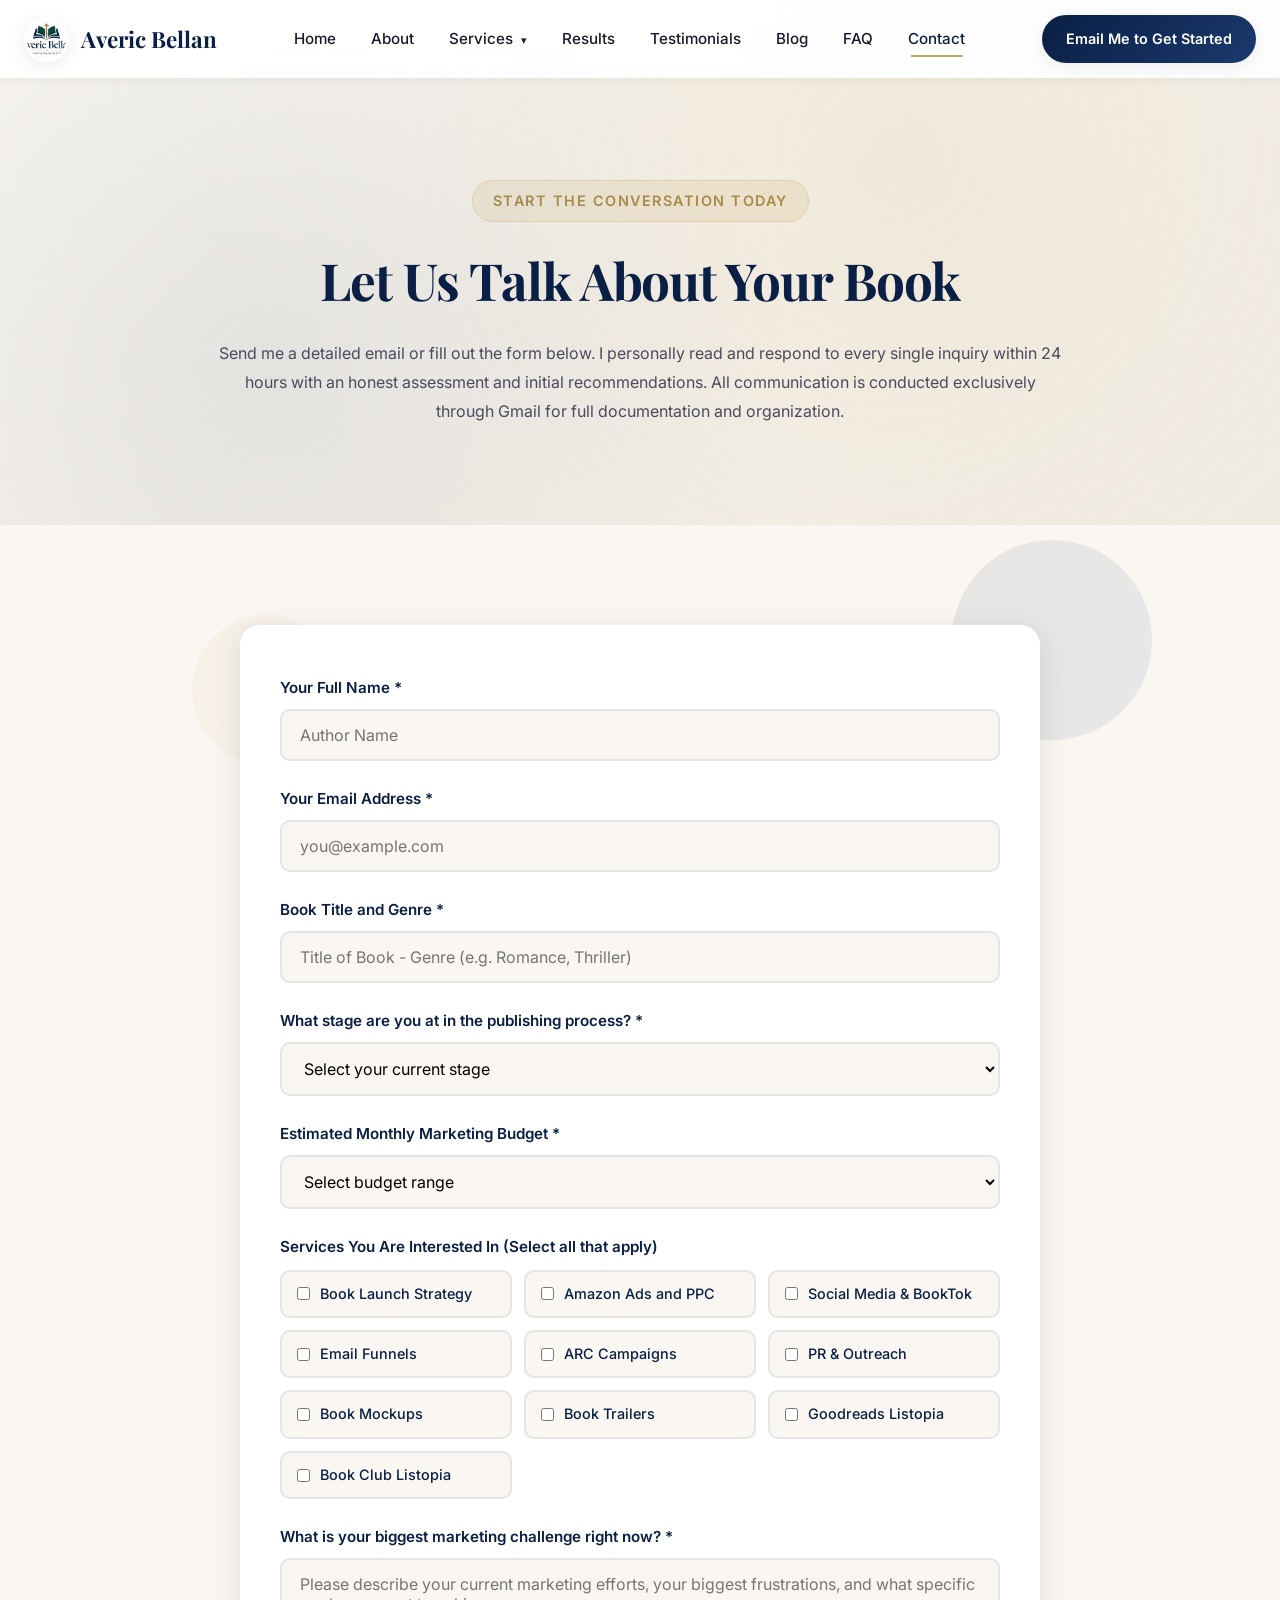
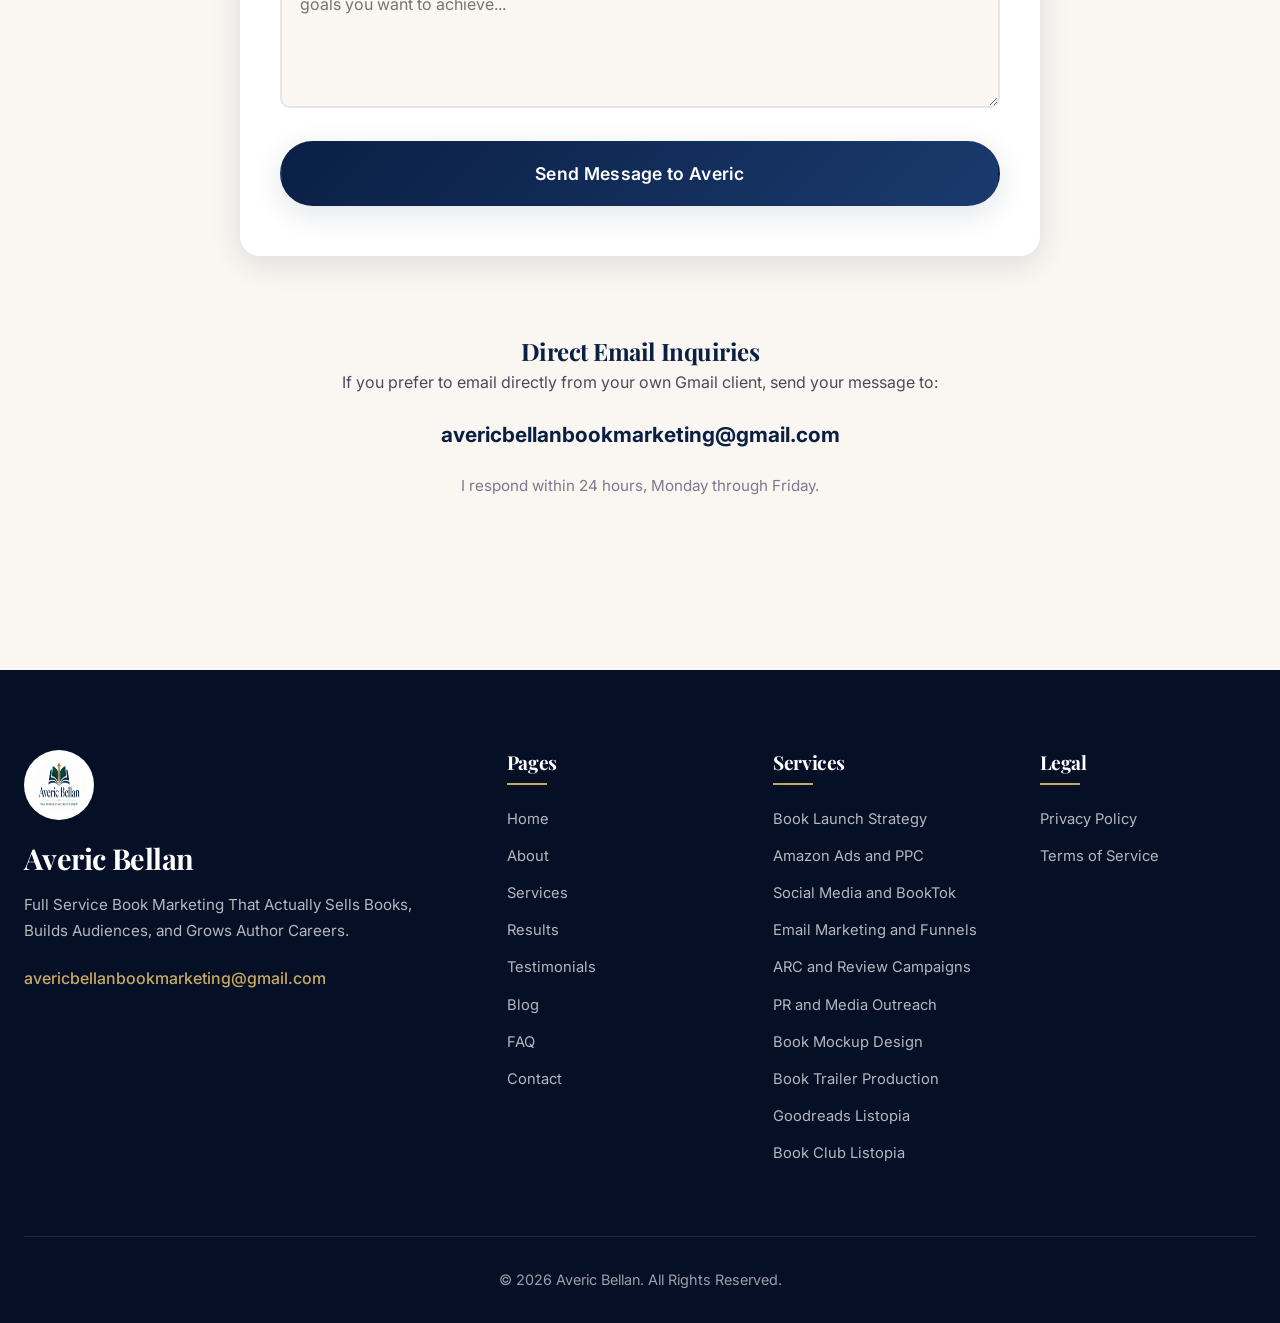
<file: contact.html>
﻿<!DOCTYPE html>
<html lang="en">
<head>
    <meta charset="UTF-8">
    <meta name="viewport" content="width=device-width, initial-scale=1.0">
    <meta name="description" content="Contact Averic Bellan Book Marketing. Send your message directly to avericbellanbookmarketing@gmail.com for a personalized response within 24 hours.">
    <title>Contact | Averic Bellan - Book Marketing Specialist</title>
    <link rel="icon" type="image/png" href="Averic Bellan.png">
    <link rel="stylesheet" href="style.css">
    <link rel="preconnect" href="https://fonts.googleapis.com">
    <link rel="preconnect" href="https://fonts.gstatic.com" crossorigin>
    <link href="https://fonts.googleapis.com/css2?family=Playfair+Display:wght@400;500;600;700;800;900&family=Inter:wght@300;400;500;600;700;800&display=swap" rel="stylesheet">
</head>
<body>

    <div class="loader-wrapper" id="loader">
        <div class="loader-inner">
            <div class="spinner"></div>
            <img src="Averic Bellan.png" alt="Averic Bellan Logo" class="loader-logo">
            <p class="loader-text">Loading Excellence...</p>
        </div>
    </div>

    <div class="floating-shapes">
        <div class="shape shape-1"></div>
        <div class="shape shape-2"></div>
        <div class="shape shape-3"></div>
        <div class="shape shape-4"></div>
        <div class="shape shape-5"></div>
        <div class="shape shape-6"></div>
    </div>

    <nav class="navbar" id="navbar">
        <div class="nav-container">
            <a href="index.html" class="nav-logo">
                <img src="Averic Bellan.png" alt="Averic Bellan Logo" class="nav-logo-img">
                <span class="nav-logo-text">Averic Bellan</span>
            </a>
            <div class="nav-toggle" id="navToggle">
                <span></span>
                <span></span>
                <span></span>
            </div>
            <ul class="nav-menu" id="navMenu">
                <li class="nav-item"><a href="index.html" class="nav-link">Home</a></li>
                <li class="nav-item"><a href="about.html" class="nav-link">About</a></li>
                <li class="nav-item nav-dropdown">
                    <a href="services.html" class="nav-link nav-dropdown-trigger">Services <span class="dropdown-arrow">&#9662;</span></a>
                    <ul class="dropdown-menu">
                        <li><a href="services.html#launch-strategy">Book Launch Strategy</a></li>
                        <li><a href="services.html#amazon-ads">Amazon Ads and PPC</a></li>
                        <li><a href="services.html#social-media">Social Media and BookTok</a></li>
                        <li><a href="services.html#email-marketing">Email Marketing and Funnels</a></li>
                        <li><a href="services.html#arc-campaigns">ARC and Review Campaigns</a></li>
                        <li><a href="services.html#pr-outreach">PR and Media Outreach</a></li>
                        <li><a href="services.html#book-mockups">Book Mockup Design</a></li>
                        <li><a href="services.html#book-trailers">Book Trailer Production</a></li>
                        <li><a href="services.html#goodreads-listopia">Goodreads Listopia</a></li>
                        <li><a href="services.html#book-club-listopia">Book Club Listopia</a></li>
                    </ul>
                </li>
                <li class="nav-item"><a href="results.html" class="nav-link">Results</a></li>
                <li class="nav-item"><a href="testimonials.html" class="nav-link">Testimonials</a></li>
                <li class="nav-item"><a href="blog.html" class="nav-link">Blog</a></li>
                <li class="nav-item"><a href="faq.html" class="nav-link">FAQ</a></li>
                <li class="nav-item"><a href="contact.html" class="nav-link active">Contact</a></li>
            </ul>
            <a href="mailto:avericbellanbookmarketing@gmail.com" class="nav-cta-btn">Email Me to Get Started</a>
        </div>
    </nav>

    <section class="page-hero">
        <div class="container">
            <div class="page-hero-content fade-in-up">
                <span class="page-hero-pre">Start the Conversation Today</span>
                <h1 class="page-hero-title">Let Us Talk About Your Book</h1>
                <p class="page-hero-subtitle">Send me a detailed email or fill out the form below. I personally read and respond to every single inquiry within 24 hours with an honest assessment and initial recommendations. All communication is conducted exclusively through Gmail for full documentation and organization.</p>
            </div>
        </div>
    </section>

    <section class="section">
        <div class="container">
            
            <div class="contact-form-wrapper fade-in-up">
                <form action="https://formspree.io/f/xgavqbkd" method="POST">
                    
                    <div class="form-group">
                        <label for="fullName">Your Full Name *</label>
                        <input type="text" id="fullName" name="name" placeholder="Author Name" required>
                    </div>

                    <div class="form-group">
                        <label for="emailAddress">Your Email Address *</label>
                        <input type="email" id="emailAddress" name="email" placeholder="you@example.com" required>
                    </div>

                    <div class="form-group">
                        <label for="bookTitle">Book Title and Genre *</label>
                        <input type="text" id="bookTitle" name="book_details" placeholder="Title of Book - Genre (e.g. Romance, Thriller)" required>
                    </div>

                    <div class="form-group">
                        <label for="publishingStage">What stage are you at in the publishing process? *</label>
                        <select id="publishingStage" name="stage" required>
                            <option value="" disabled selected>Select your current stage</option>
                            <option value="Still Writing Manuscript">Still Writing Manuscript</option>
                            <option value="Pre Launch (1 to 4 months away)">Pre Launch (1 to 4 months away)</option>
                            <option value="Recently Launched (within 60 days)">Recently Launched (within 60 days)</option>
                            <option value="Published and Looking to Scale Backlist">Published and Looking to Scale Backlist</option>
                            <option value="Small Publisher with Multiple Titles">Small Publisher with Multiple Titles</option>
                        </select>
                    </div>

                    <div class="form-group">
                        <label for="monthlyBudget">Estimated Monthly Marketing Budget *</label>
                        <select id="monthlyBudget" name="budget" required>
                            <option value="" disabled selected>Select budget range</option>
                            <option value="Under $1,000 / month">Under $1,000 / month</option>
                            <option value="$1,000 to $3,000 / month">$1,000 to $3,000 / month</option>
                            <option value="$3,000 to $5,000 / month">$3,000 to $5,000 / month</option>
                            <option value="$5,000+ / month">$5,000+ / month</option>
                            <option value="One Time Project Only">One Time Project Only</option>
                        </select>
                    </div>

                    <div class="form-group">
                        <label>Services You Are Interested In (Select all that apply)</label>
                        <div class="form-checkbox-group">
                            <div class="form-checkbox-item">
                                <input type="checkbox" id="srv1" name="services[]" value="Book Launch Strategy">
                                <label for="srv1">Book Launch Strategy</label>
                            </div>
                            <div class="form-checkbox-item">
                                <input type="checkbox" id="srv2" name="services[]" value="Amazon Ads and PPC">
                                <label for="srv2">Amazon Ads and PPC</label>
                            </div>
                            <div class="form-checkbox-item">
                                <input type="checkbox" id="srv3" name="services[]" value="Social Media and BookTok">
                                <label for="srv3">Social Media & BookTok</label>
                            </div>
                            <div class="form-checkbox-item">
                                <input type="checkbox" id="srv4" name="services[]" value="Email Marketing and Funnels">
                                <label for="srv4">Email Funnels</label>
                            </div>
                            <div class="form-checkbox-item">
                                <input type="checkbox" id="srv5" name="services[]" value="ARC and Review Campaigns">
                                <label for="srv5">ARC Campaigns</label>
                            </div>
                            <div class="form-checkbox-item">
                                <input type="checkbox" id="srv6" name="services[]" value="PR and Media Outreach">
                                <label for="srv6">PR & Outreach</label>
                            </div>
                            <div class="form-checkbox-item">
                                <input type="checkbox" id="srv7" name="services[]" value="Book Mockup Design">
                                <label for="srv7">Book Mockups</label>
                            </div>
                            <div class="form-checkbox-item">
                                <input type="checkbox" id="srv8" name="services[]" value="Book Trailer Production">
                                <label for="srv8">Book Trailers</label>
                            </div>
                            <div class="form-checkbox-item">
                                <input type="checkbox" id="srv9" name="services[]" value="Goodreads Listopia">
                                <label for="srv9">Goodreads Listopia</label>
                            </div>
                            <div class="form-checkbox-item">
                                <input type="checkbox" id="srv10" name="services[]" value="Book Club Listopia">
                                <label for="srv10">Book Club Listopia</label>
                            </div>
                        </div>
                    </div>

                    <div class="form-group">
                        <label for="challenges">What is your biggest marketing challenge right now? *</label>
                        <textarea id="challenges" name="message" placeholder="Please describe your current marketing efforts, your biggest frustrations, and what specific goals you want to achieve..." required></textarea>
                    </div>

                    <button type="submit" class="btn btn-primary btn-full btn-large">Send Message to Averic</button>
                </form>
            </div>

            <div class="section-header fade-in-up" style="margin-top: 80px;">
                <h3 style="font-size: 1.5rem; color: var(--primary-navy);">Direct Email Inquiries</h3>
                <p>If you prefer to email directly from your own Gmail client, send your message to:</p>
                <p style="font-size: 1.3rem; font-weight: 700; color: var(--accent-gold-dark);">
                    <a href="mailto:avericbellanbookmarketing@gmail.com">avericbellanbookmarketing@gmail.com</a>
                </p>
                <p style="font-size: 0.95rem; color: var(--text-light);">I respond within 24 hours, Monday through Friday.</p>
            </div>

        </div>
    </section>

    <footer class="footer" id="footer">
        <div class="container">
            <div class="footer-grid">
                <div class="footer-brand">
                    <img src="Averic Bellan.png" alt="Averic Bellan Logo" class="footer-logo">
                    <h3 class="footer-brand-name">Averic Bellan</h3>
                    <p class="footer-tagline">Full Service Book Marketing That Actually Sells Books, Builds Audiences, and Grows Author Careers.</p>
                    <p class="footer-email"><a href="mailto:avericbellanbookmarketing@gmail.com">avericbellanbookmarketing@gmail.com</a></p>
                </div>
                <div class="footer-links-col">
                    <h4 class="footer-heading">Pages</h4>
                    <ul class="footer-links">
                        <li><a href="index.html">Home</a></li>
                        <li><a href="about.html">About</a></li>
                        <li><a href="services.html">Services</a></li>
                        <li><a href="results.html">Results</a></li>
                        <li><a href="testimonials.html">Testimonials</a></li>
                        <li><a href="blog.html">Blog</a></li>
                        <li><a href="faq.html">FAQ</a></li>
                        <li><a href="contact.html">Contact</a></li>
                    </ul>
                </div>
                <div class="footer-links-col">
                    <h4 class="footer-heading">Services</h4>
                    <ul class="footer-links">
                        <li><a href="services.html#launch-strategy">Book Launch Strategy</a></li>
                        <li><a href="services.html#amazon-ads">Amazon Ads and PPC</a></li>
                        <li><a href="services.html#social-media">Social Media and BookTok</a></li>
                        <li><a href="services.html#email-marketing">Email Marketing and Funnels</a></li>
                        <li><a href="services.html#arc-campaigns">ARC and Review Campaigns</a></li>
                        <li><a href="services.html#pr-outreach">PR and Media Outreach</a></li>
                        <li><a href="services.html#book-mockups">Book Mockup Design</a></li>
                        <li><a href="services.html#book-trailers">Book Trailer Production</a></li>
                        <li><a href="services.html#goodreads-listopia">Goodreads Listopia</a></li>
                        <li><a href="services.html#book-club-listopia">Book Club Listopia</a></li>
                    </ul>
                </div>
                <div class="footer-links-col">
                    <h4 class="footer-heading">Legal</h4>
                    <ul class="footer-links">
                        <li><a href="privacy.html">Privacy Policy</a></li>
                        <li><a href="terms.html">Terms of Service</a></li>
                    </ul>
                </div>
            </div>
            <div class="footer-bottom">
                <p>&copy; 2026 Averic Bellan. All Rights Reserved.</p>
            </div>
        </div>
    </footer>

    <button class="back-to-top" id="backToTop" title="Back to Top">&#8679;</button>
    <script src="script.js"></script>
</body>
</html>
</file>
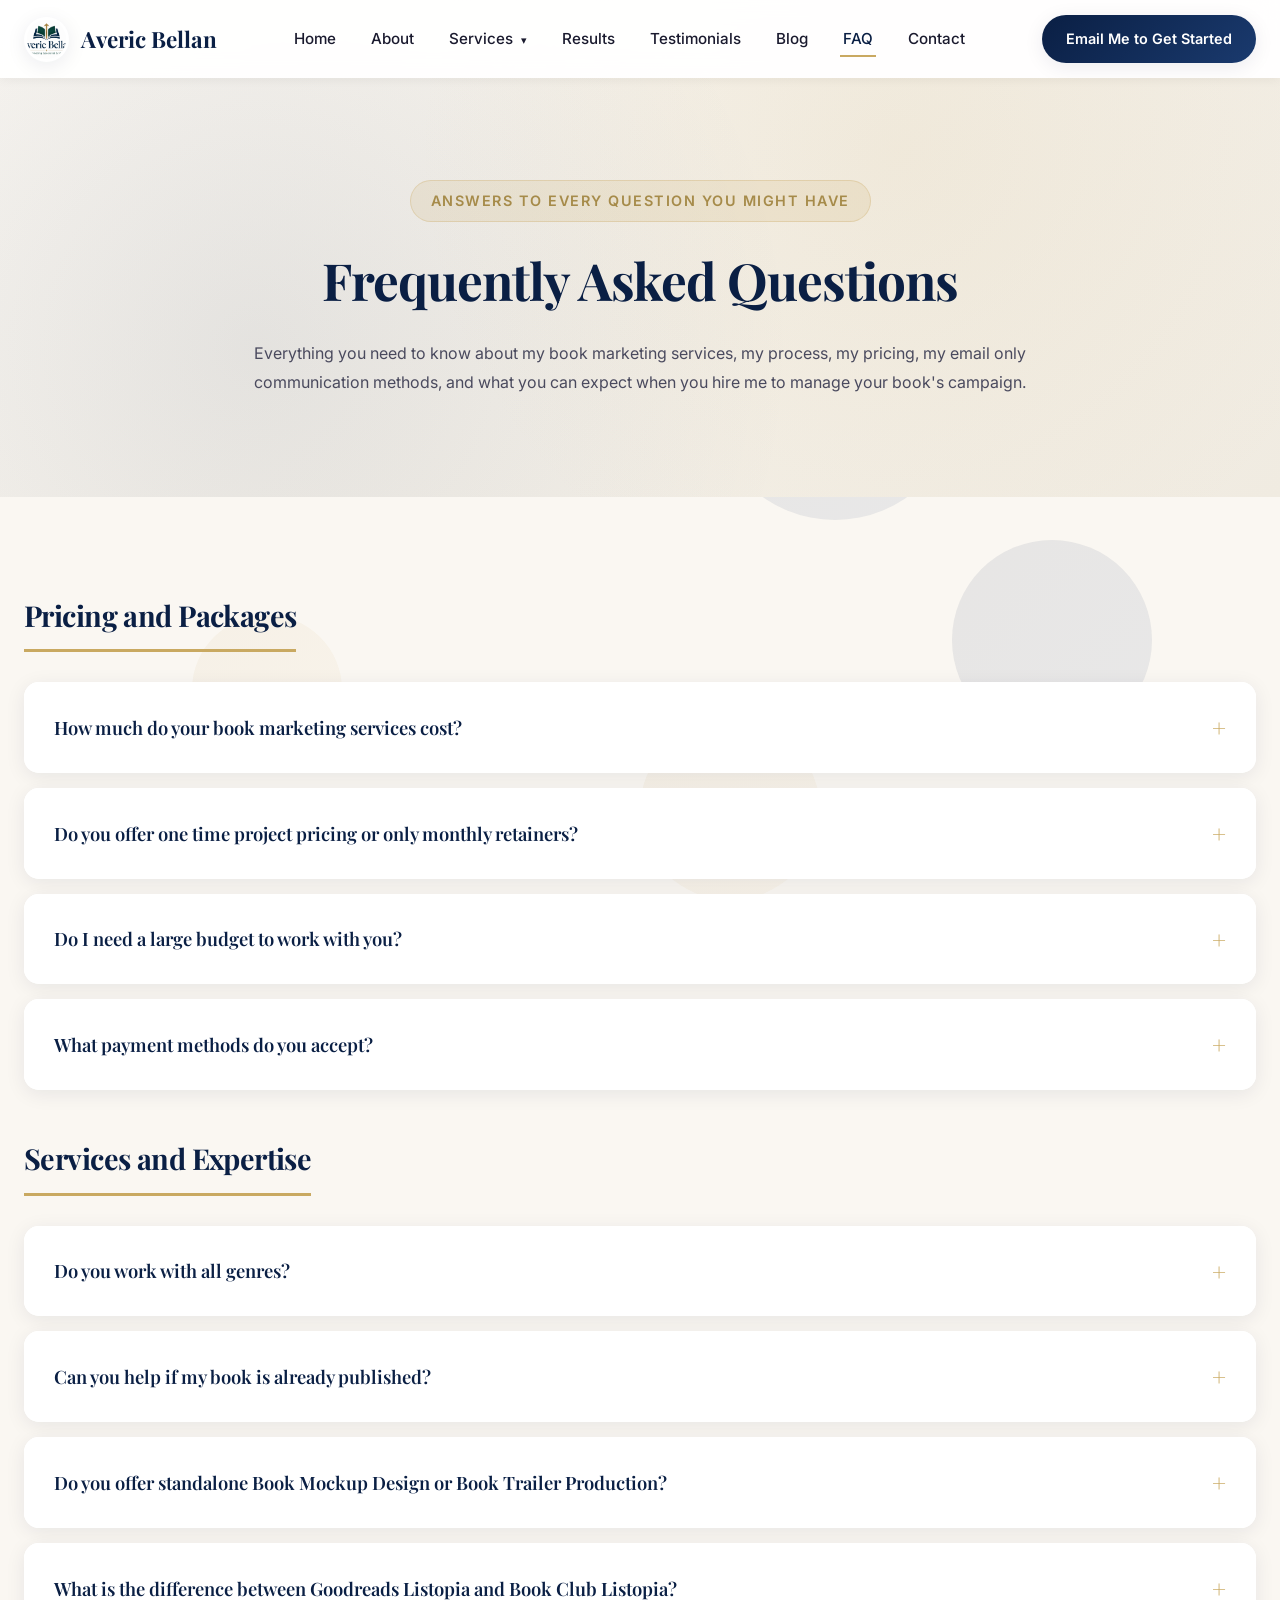
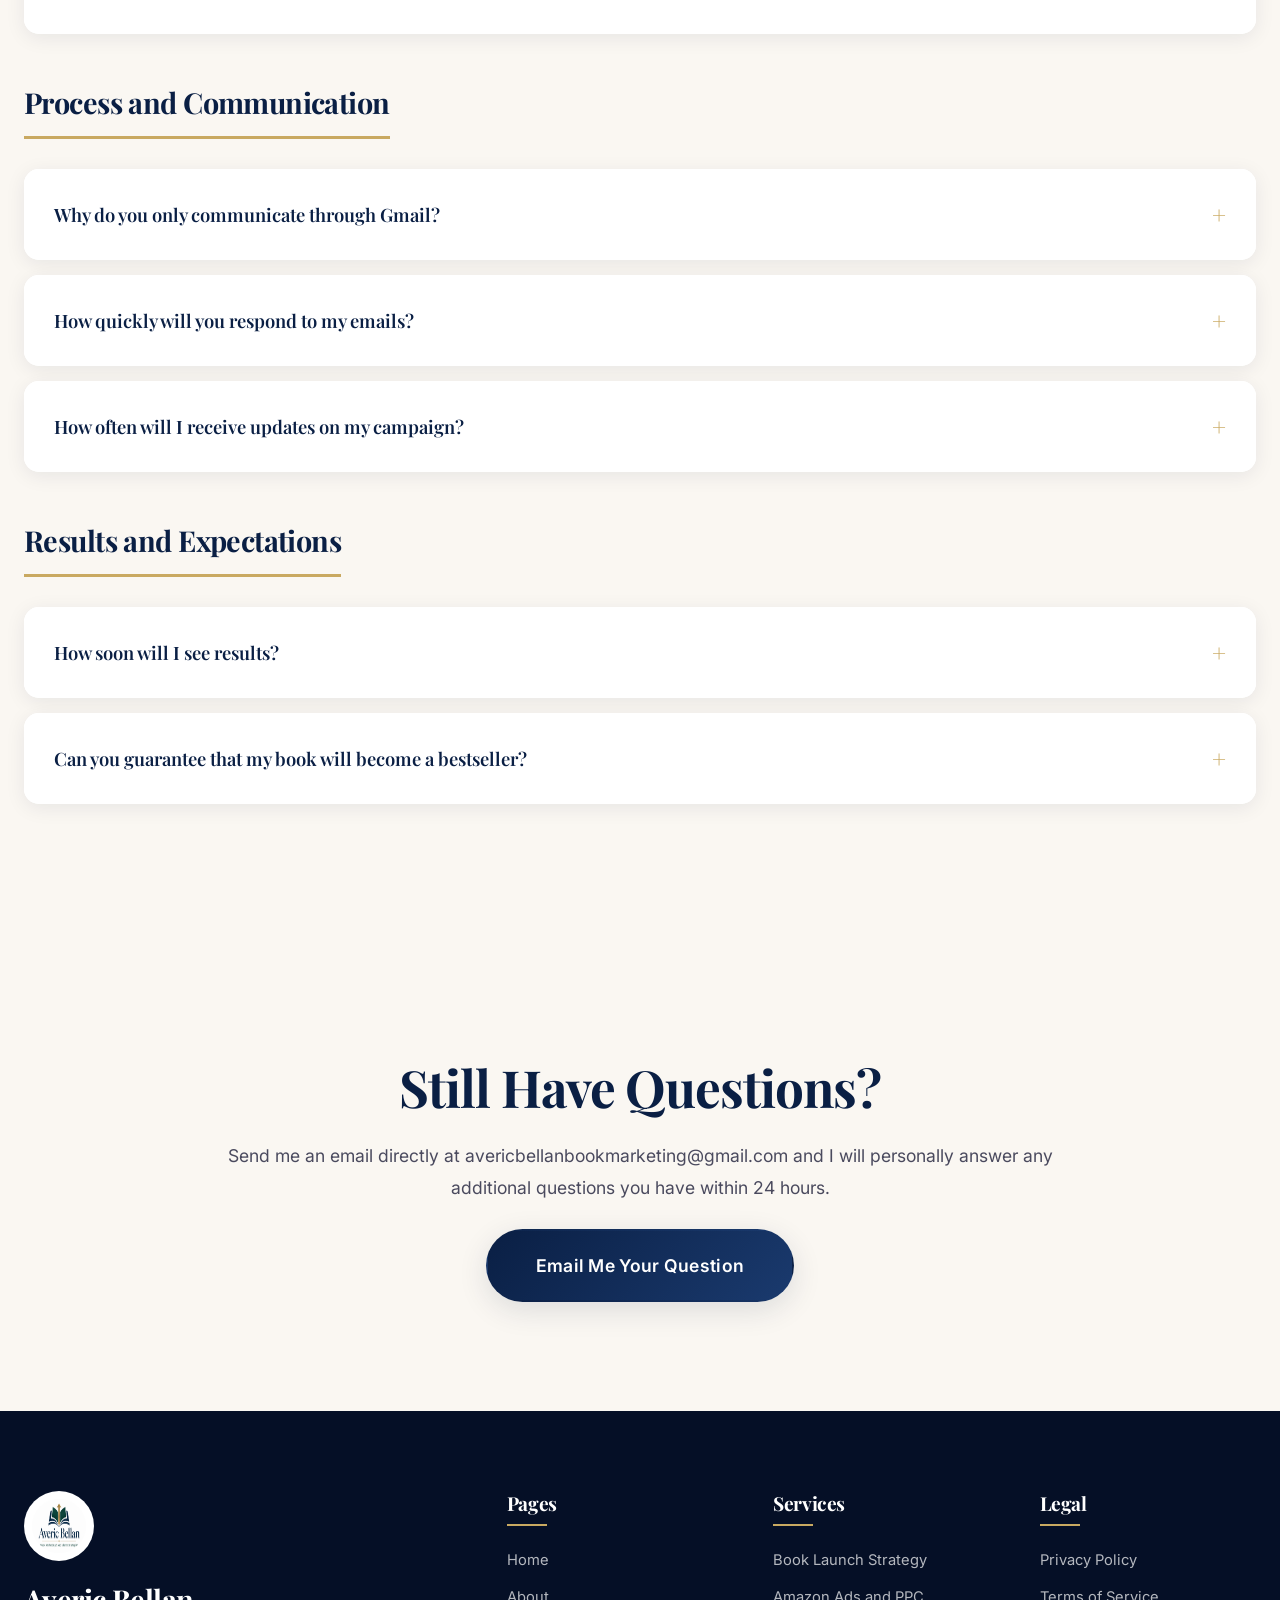
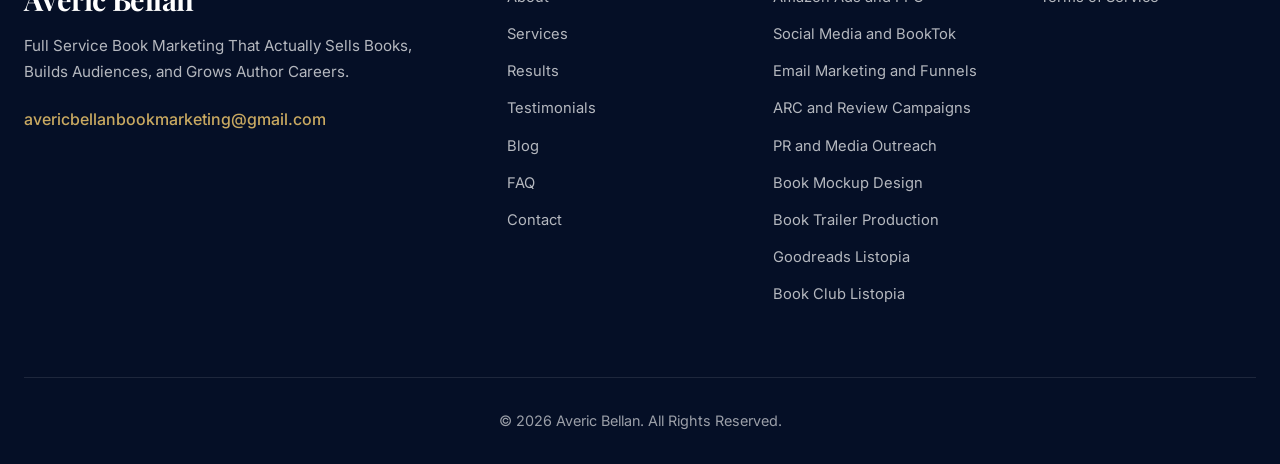
<file: faq.html>
﻿<!DOCTYPE html>
<html lang="en">
<head>
    <meta charset="UTF-8">
    <meta name="viewport" content="width=device-width, initial-scale=1.0">
    <meta name="description" content="Frequently Asked Questions about Averic Bellan Book Marketing services, pricing, process, Gmail communication, and expected results.">
    <title>FAQ | Averic Bellan - Book Marketing Strategist</title>
    <link rel="icon" type="image/png" href="Averic Bellan.png">
    <link rel="stylesheet" href="style.css">
    <link rel="preconnect" href="https://fonts.googleapis.com">
    <link rel="preconnect" href="https://fonts.gstatic.com" crossorigin>
    <link href="https://fonts.googleapis.com/css2?family=Playfair+Display:wght@400;500;600;700;800;900&family=Inter:wght@300;400;500;600;700;800&display=swap" rel="stylesheet">
</head>
<body>

    <div class="loader-wrapper" id="loader">
        <div class="loader-inner">
            <div class="spinner"></div>
            <img src="Averic Bellan.png" alt="Averic Bellan Logo" class="loader-logo">
            <p class="loader-text">Loading Excellence...</p>
        </div>
    </div>

    <div class="floating-shapes">
        <div class="shape shape-1"></div>
        <div class="shape shape-2"></div>
        <div class="shape shape-3"></div>
        <div class="shape shape-4"></div>
        <div class="shape shape-5"></div>
        <div class="shape shape-6"></div>
    </div>

    <nav class="navbar" id="navbar">
        <div class="nav-container">
            <a href="index.html" class="nav-logo">
                <img src="Averic Bellan.png" alt="Averic Bellan Logo" class="nav-logo-img">
                <span class="nav-logo-text">Averic Bellan</span>
            </a>
            <div class="nav-toggle" id="navToggle">
                <span></span>
                <span></span>
                <span></span>
            </div>
            <ul class="nav-menu" id="navMenu">
                <li class="nav-item"><a href="index.html" class="nav-link">Home</a></li>
                <li class="nav-item"><a href="about.html" class="nav-link">About</a></li>
                <li class="nav-item nav-dropdown">
                    <a href="services.html" class="nav-link nav-dropdown-trigger">Services <span class="dropdown-arrow">&#9662;</span></a>
                    <ul class="dropdown-menu">
                        <li><a href="services.html#launch-strategy">Book Launch Strategy</a></li>
                        <li><a href="services.html#amazon-ads">Amazon Ads and PPC</a></li>
                        <li><a href="services.html#social-media">Social Media and BookTok</a></li>
                        <li><a href="services.html#email-marketing">Email Marketing and Funnels</a></li>
                        <li><a href="services.html#arc-campaigns">ARC and Review Campaigns</a></li>
                        <li><a href="services.html#pr-outreach">PR and Media Outreach</a></li>
                        <li><a href="services.html#book-mockups">Book Mockup Design</a></li>
                        <li><a href="services.html#book-trailers">Book Trailer Production</a></li>
                        <li><a href="services.html#goodreads-listopia">Goodreads Listopia</a></li>
                        <li><a href="services.html#book-club-listopia">Book Club Listopia</a></li>
                    </ul>
                </li>
                <li class="nav-item"><a href="results.html" class="nav-link">Results</a></li>
                <li class="nav-item"><a href="testimonials.html" class="nav-link">Testimonials</a></li>
                <li class="nav-item"><a href="blog.html" class="nav-link">Blog</a></li>
                <li class="nav-item"><a href="faq.html" class="nav-link active">FAQ</a></li>
                <li class="nav-item"><a href="contact.html" class="nav-link">Contact</a></li>
            </ul>
            <a href="mailto:avericbellanbookmarketing@gmail.com" class="nav-cta-btn">Email Me to Get Started</a>
        </div>
    </nav>

    <section class="page-hero">
        <div class="container">
            <div class="page-hero-content fade-in-up">
                <span class="page-hero-pre">Answers to Every Question You Might Have</span>
                <h1 class="page-hero-title">Frequently Asked Questions</h1>
                <p class="page-hero-subtitle">Everything you need to know about my book marketing services, my process, my pricing, my email only communication methods, and what you can expect when you hire me to manage your book's campaign.</p>
            </div>
        </div>
    </section>

    <section class="section">
        <div class="container">

            <!-- CATEGORY 1 -->
            <div class="faq-category fade-in-up">
                <h2 class="faq-category-title">Pricing and Packages</h2>

                <div class="faq-item">
                    <div class="faq-question">
                        <span>How much do your book marketing services cost?</span>
                        <span class="faq-icon">+</span>
                    </div>
                    <div class="faq-answer">
                        <p>Every campaign I build is custom tailored to your specific goals, genre, timeline, and budget. Most of my clients invest between $1,500 and $5,000 per month depending on the scope and complexity of their campaign. I will provide a detailed, transparent written quote via email after reviewing your initial inquiry. There are no hidden fees or surprise charges.</p>
                    </div>
                </div>

                <div class="faq-item">
                    <div class="faq-question">
                        <span>Do you offer one time project pricing or only monthly retainers?</span>
                        <span class="faq-icon">+</span>
                    </div>
                    <div class="faq-answer">
                        <p>I offer both. For authors who need a specific, one time service such as a book mockup design, a book trailer production, a single Goodreads Listopia campaign, or a one time ARC distribution, I offer fixed project pricing. For authors who need ongoing advertising management, social media management, and email funnels, I offer monthly retainer packages.</p>
                    </div>
                </div>

                <div class="faq-item">
                    <div class="faq-question">
                        <span>Do I need a large budget to work with you?</span>
                        <span class="faq-icon">+</span>
                    </div>
                    <div class="faq-answer">
                        <p>Not at all. I work with authors at a wide range of budget levels, from debut authors with modest budgets to established writers with large ad spends. A well executed $500 per month plan will always outperform a poorly managed $5,000 per month plan.</p>
                    </div>
                </div>

                <div class="faq-item">
                    <div class="faq-question">
                        <span>What payment methods do you accept?</span>
                        <span class="faq-icon">+</span>
                    </div>
                    <div class="faq-answer">
                        <p>I accept payments via bank transfer, PayPal, and major credit cards. Payment terms and schedules will be clearly outlined in your written service agreement delivered via email.</p>
                    </div>
                </div>
            </div>

            <!-- CATEGORY 2 -->
            <div class="faq-category fade-in-up">
                <h2 class="faq-category-title">Services and Expertise</h2>

                <div class="faq-item">
                    <div class="faq-question">
                        <span>Do you work with all genres?</span>
                        <span class="faq-icon">+</span>
                    </div>
                    <div class="faq-answer">
                        <p>Yes. I have successfully managed campaigns across fiction genres (romance, thriller, mystery, fantasy, science fiction, horror, literary fiction, young adult) and non fiction categories (self help, business, memoir, health, spirituality, true crime). The core principles of data driven book marketing apply across all categories.</p>
                    </div>
                </div>

                <div class="faq-item">
                    <div class="faq-question">
                        <span>Can you help if my book is already published?</span>
                        <span class="faq-icon">+</span>
                    </div>
                    <div class="faq-answer">
                        <p>Absolutely. Many of my most successful campaigns have been for books that were published months or even years ago. It is never too late to revitalize your book's visibility through Amazon Ads, Goodreads Listopia, and Book Club outreach.</p>
                    </div>
                </div>

                <div class="faq-item">
                    <div class="faq-question">
                        <span>Do you offer standalone Book Mockup Design or Book Trailer Production?</span>
                        <span class="faq-icon">+</span>
                    </div>
                    <div class="faq-answer">
                        <p>Yes. Both Book Mockup Design and Book Trailer Production are available as individual, standalone services. Mockups are delivered in 3 to 5 business days, while trailers take 2 to 4 weeks from script to final delivery.</p>
                    </div>
                </div>

                <div class="faq-item">
                    <div class="faq-question">
                        <span>What is the difference between Goodreads Listopia and Book Club Listopia?</span>
                        <span class="faq-icon">+</span>
                    </div>
                    <div class="faq-answer">
                        <p>Goodreads Listopia campaigns focus on getting your book voted onto popular lists on Goodreads for organic discovery among 90 million readers. Book Club Listopia campaigns focus specifically on getting your book selected by active reading clubs for group reads, driving bulk purchases of 15 to 100 copies at once.</p>
                    </div>
                </div>
            </div>

            <!-- CATEGORY 3 -->
            <div class="faq-category fade-in-up">
                <h2 class="faq-category-title">Process and Communication</h2>

                <div class="faq-item">
                    <div class="faq-question">
                        <span>Why do you only communicate through Gmail?</span>
                        <span class="faq-icon">+</span>
                    </div>
                    <div class="faq-answer">
                        <p>I conduct all communication exclusively through Gmail for three reasons: organization, accountability, and your convenience. Everything is in writing, searchable, and stored permanently. You never have to worry about forgetting notes from a call, and you can read and reply on your own schedule across any time zone.</p>
                    </div>
                </div>

                <div class="faq-item">
                    <div class="faq-question">
                        <span>How quickly will you respond to my emails?</span>
                        <span class="faq-icon">+</span>
                    </div>
                    <div class="faq-answer">
                        <p>I respond to all client emails within 24 hours, Monday through Friday. Urgent matters regarding active ad campaigns are typically addressed within a few hours.</p>
                    </div>
                </div>

                <div class="faq-item">
                    <div class="faq-question">
                        <span>How often will I receive updates on my campaign?</span>
                        <span class="faq-icon">+</span>
                    </div>
                    <div class="faq-answer">
                        <p>You will receive detailed weekly email updates summarizing progress, optimizations, and upcoming tasks, plus comprehensive monthly performance reports with full ROI metrics and analytics.</p>
                    </div>
                </div>
            </div>

            <!-- CATEGORY 4 -->
            <div class="faq-category fade-in-up">
                <h2 class="faq-category-title">Results and Expectations</h2>

                <div class="faq-item">
                    <div class="faq-question">
                        <span>How soon will I see results?</span>
                        <span class="faq-icon">+</span>
                    </div>
                    <div class="faq-answer">
                        <p>Most clients see measurable improvements within the first 30 days. Amazon Ads campaigns typically show initial traction within the first week, while organic strategies like Goodreads Listopia and email list growth compound over 60 to 90 days.</p>
                    </div>
                </div>

                <div class="faq-item">
                    <div class="faq-question">
                        <span>Can you guarantee that my book will become a bestseller?</span>
                        <span class="faq-icon">+</span>
                    </div>
                    <div class="faq-answer">
                        <p>No honest book marketer can guarantee specific sales numbers or bestseller status, as results depend on book quality, cover appeal, genre competition, and reader timing. I guarantee proven, data driven execution, continuous optimization, and radical transparency.</p>
                    </div>
                </div>
            </div>

        </div>
    </section>

    <section class="section final-cta-section">
        <div class="container">
            <div class="final-cta-content fade-in-up">
                <h2 class="section-title">Still Have Questions?</h2>
                <p>Send me an email directly at avericbellanbookmarketing@gmail.com and I will personally answer any additional questions you have within 24 hours.</p>
                <a href="mailto:avericbellanbookmarketing@gmail.com" class="btn btn-primary btn-large">Email Me Your Question</a>
            </div>
        </div>
    </section>

    <footer class="footer" id="footer">
        <div class="container">
            <div class="footer-grid">
                <div class="footer-brand">
                    <img src="Averic Bellan.png" alt="Averic Bellan Logo" class="footer-logo">
                    <h3 class="footer-brand-name">Averic Bellan</h3>
                    <p class="footer-tagline">Full Service Book Marketing That Actually Sells Books, Builds Audiences, and Grows Author Careers.</p>
                    <p class="footer-email"><a href="mailto:avericbellanbookmarketing@gmail.com">avericbellanbookmarketing@gmail.com</a></p>
                </div>
                <div class="footer-links-col">
                    <h4 class="footer-heading">Pages</h4>
                    <ul class="footer-links">
                        <li><a href="index.html">Home</a></li>
                        <li><a href="about.html">About</a></li>
                        <li><a href="services.html">Services</a></li>
                        <li><a href="results.html">Results</a></li>
                        <li><a href="testimonials.html">Testimonials</a></li>
                        <li><a href="blog.html">Blog</a></li>
                        <li><a href="faq.html">FAQ</a></li>
                        <li><a href="contact.html">Contact</a></li>
                    </ul>
                </div>
                <div class="footer-links-col">
                    <h4 class="footer-heading">Services</h4>
                    <ul class="footer-links">
                        <li><a href="services.html#launch-strategy">Book Launch Strategy</a></li>
                        <li><a href="services.html#amazon-ads">Amazon Ads and PPC</a></li>
                        <li><a href="services.html#social-media">Social Media and BookTok</a></li>
                        <li><a href="services.html#email-marketing">Email Marketing and Funnels</a></li>
                        <li><a href="services.html#arc-campaigns">ARC and Review Campaigns</a></li>
                        <li><a href="services.html#pr-outreach">PR and Media Outreach</a></li>
                        <li><a href="services.html#book-mockups">Book Mockup Design</a></li>
                        <li><a href="services.html#book-trailers">Book Trailer Production</a></li>
                        <li><a href="services.html#goodreads-listopia">Goodreads Listopia</a></li>
                        <li><a href="services.html#book-club-listopia">Book Club Listopia</a></li>
                    </ul>
                </div>
                <div class="footer-links-col">
                    <h4 class="footer-heading">Legal</h4>
                    <ul class="footer-links">
                        <li><a href="privacy.html">Privacy Policy</a></li>
                        <li><a href="terms.html">Terms of Service</a></li>
                    </ul>
                </div>
            </div>
            <div class="footer-bottom">
                <p>&copy; 2026 Averic Bellan. All Rights Reserved.</p>
            </div>
        </div>
    </footer>

    <button class="back-to-top" id="backToTop" title="Back to Top">&#8679;</button>
    <script src="script.js"></script>
</body>
</html>
</file>
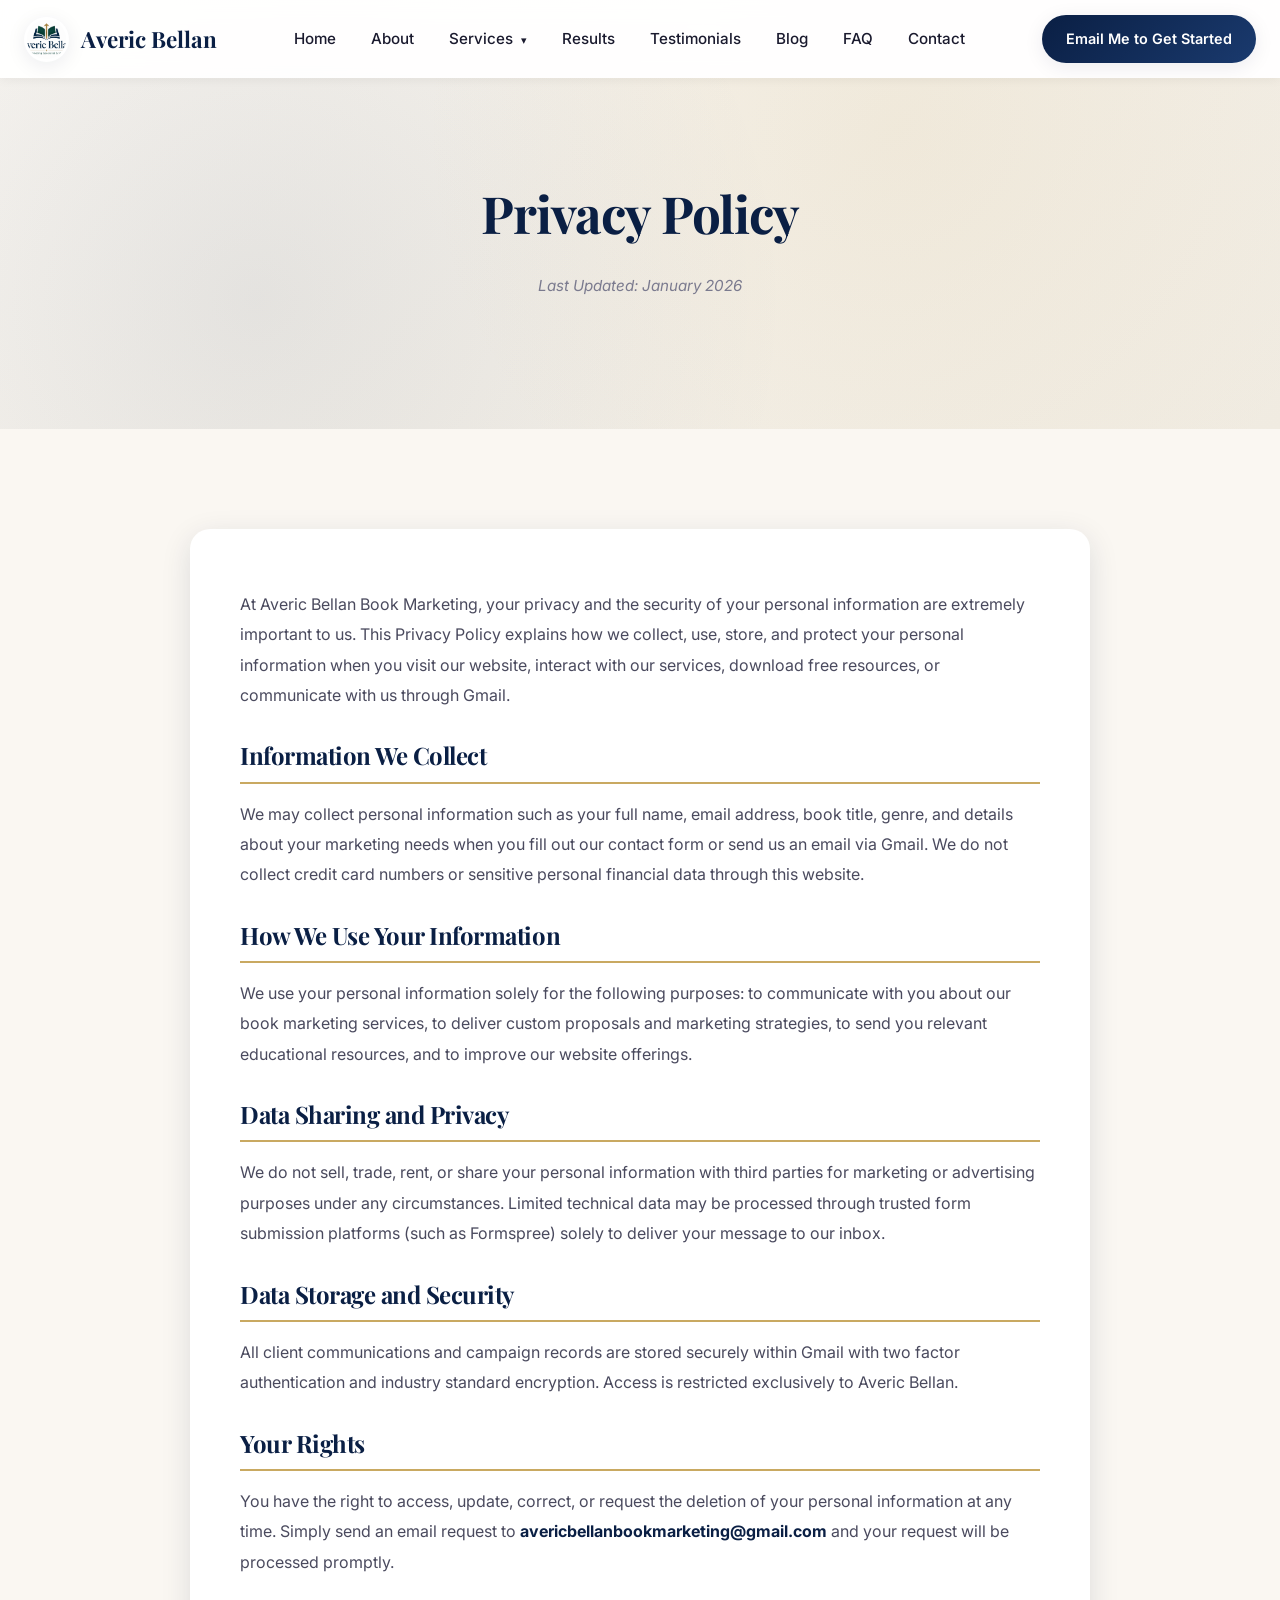
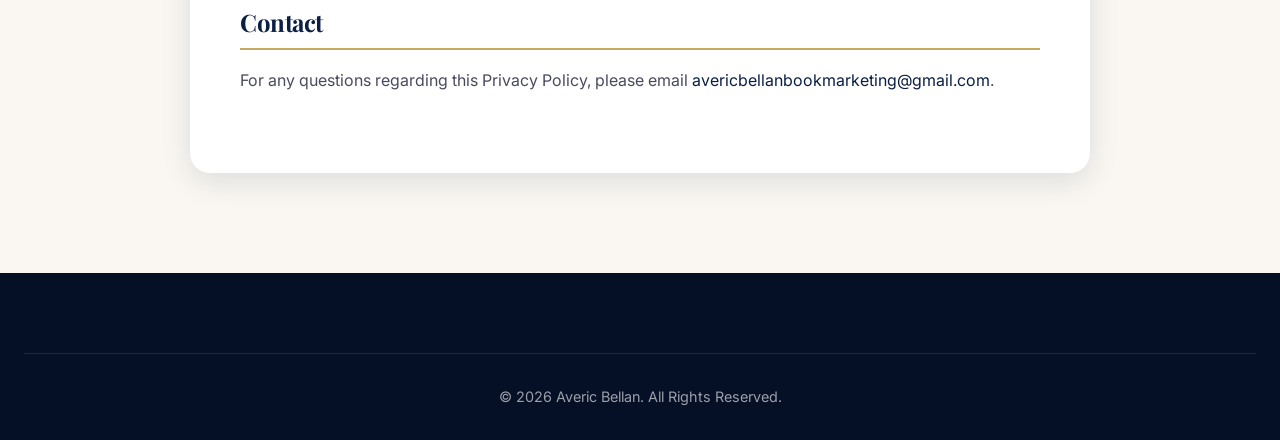
<file: privacy.html>
﻿<!DOCTYPE html>
<html lang="en">
<head>
    <meta charset="UTF-8">
    <meta name="viewport" content="width=device-width, initial-scale=1.0">
    <meta name="description" content="Privacy Policy for Averic Bellan Book Marketing. Learn how your data and email communications are collected and protected.">
    <title>Privacy Policy | Averic Bellan</title>
    <link rel="icon" type="image/png" href="Averic Bellan.png">
    <link rel="stylesheet" href="style.css">
    <link rel="preconnect" href="https://fonts.googleapis.com">
    <link rel="preconnect" href="https://fonts.gstatic.com" crossorigin>
    <link href="https://fonts.googleapis.com/css2?family=Playfair+Display:wght@400;500;600;700;800;900&family=Inter:wght@300;400;500;600;700;800&display=swap" rel="stylesheet">
</head>
<body>

    <div class="loader-wrapper" id="loader">
        <div class="loader-inner">
            <div class="spinner"></div>
            <img src="Averic Bellan.png" alt="Averic Bellan Logo" class="loader-logo">
            <p class="loader-text">Loading Excellence...</p>
        </div>
    </div>

    <nav class="navbar" id="navbar">
        <div class="nav-container">
            <a href="index.html" class="nav-logo">
                <img src="Averic Bellan.png" alt="Averic Bellan Logo" class="nav-logo-img">
                <span class="nav-logo-text">Averic Bellan</span>
            </a>
            <div class="nav-toggle" id="navToggle">
                <span></span>
                <span></span>
                <span></span>
            </div>
            <ul class="nav-menu" id="navMenu">
                <li class="nav-item"><a href="index.html" class="nav-link">Home</a></li>
                <li class="nav-item"><a href="about.html" class="nav-link">About</a></li>
                <li class="nav-item nav-dropdown">
                    <a href="services.html" class="nav-link nav-dropdown-trigger">Services <span class="dropdown-arrow">&#9662;</span></a>
                    <ul class="dropdown-menu">
                        <li><a href="services.html#launch-strategy">Book Launch Strategy</a></li>
                        <li><a href="services.html#amazon-ads">Amazon Ads and PPC</a></li>
                        <li><a href="services.html#social-media">Social Media and BookTok</a></li>
                        <li><a href="services.html#email-marketing">Email Marketing and Funnels</a></li>
                        <li><a href="services.html#arc-campaigns">ARC and Review Campaigns</a></li>
                        <li><a href="services.html#pr-outreach">PR and Media Outreach</a></li>
                        <li><a href="services.html#book-mockups">Book Mockup Design</a></li>
                        <li><a href="services.html#book-trailers">Book Trailer Production</a></li>
                        <li><a href="services.html#goodreads-listopia">Goodreads Listopia</a></li>
                        <li><a href="services.html#book-club-listopia">Book Club Listopia</a></li>
                    </ul>
                </li>
                <li class="nav-item"><a href="results.html" class="nav-link">Results</a></li>
                <li class="nav-item"><a href="testimonials.html" class="nav-link">Testimonials</a></li>
                <li class="nav-item"><a href="blog.html" class="nav-link">Blog</a></li>
                <li class="nav-item"><a href="faq.html" class="nav-link">FAQ</a></li>
                <li class="nav-item"><a href="contact.html" class="nav-link">Contact</a></li>
            </ul>
            <a href="mailto:avericbellanbookmarketing@gmail.com" class="nav-cta-btn">Email Me to Get Started</a>
        </div>
    </nav>

    <section class="page-hero">
        <div class="container">
            <div class="page-hero-content fade-in-up">
                <h1 class="page-hero-title">Privacy Policy</h1>
                <p class="legal-date">Last Updated: January 2026</p>
            </div>
        </div>
    </section>

    <section class="section">
        <div class="container">
            <div class="legal-content fade-in-up">
                <p>At Averic Bellan Book Marketing, your privacy and the security of your personal information are extremely important to us. This Privacy Policy explains how we collect, use, store, and protect your personal information when you visit our website, interact with our services, download free resources, or communicate with us through Gmail.</p>

                <h2>Information We Collect</h2>
                <p>We may collect personal information such as your full name, email address, book title, genre, and details about your marketing needs when you fill out our contact form or send us an email via Gmail. We do not collect credit card numbers or sensitive personal financial data through this website.</p>

                <h2>How We Use Your Information</h2>
                <p>We use your personal information solely for the following purposes: to communicate with you about our book marketing services, to deliver custom proposals and marketing strategies, to send you relevant educational resources, and to improve our website offerings.</p>

                <h2>Data Sharing and Privacy</h2>
                <p>We do not sell, trade, rent, or share your personal information with third parties for marketing or advertising purposes under any circumstances. Limited technical data may be processed through trusted form submission platforms (such as Formspree) solely to deliver your message to our inbox.</p>

                <h2>Data Storage and Security</h2>
                <p>All client communications and campaign records are stored securely within Gmail with two factor authentication and industry standard encryption. Access is restricted exclusively to Averic Bellan.</p>

                <h2>Your Rights</h2>
                <p>You have the right to access, update, correct, or request the deletion of your personal information at any time. Simply send an email request to <strong>avericbellanbookmarketing@gmail.com</strong> and your request will be processed promptly.</p>

                <h2>Contact</h2>
                <p>For any questions regarding this Privacy Policy, please email <a href="mailto:avericbellanbookmarketing@gmail.com">avericbellanbookmarketing@gmail.com</a>.</p>
            </div>
        </div>
    </section>

    <footer class="footer" id="footer">
        <div class="container">
            <div class="footer-bottom">
                <p>&copy; 2026 Averic Bellan. All Rights Reserved.</p>
            </div>
        </div>
    </footer>

    <button class="back-to-top" id="backToTop" title="Back to Top">&#8679;</button>
    <script src="script.js"></script>
</body>
</html>
</file>
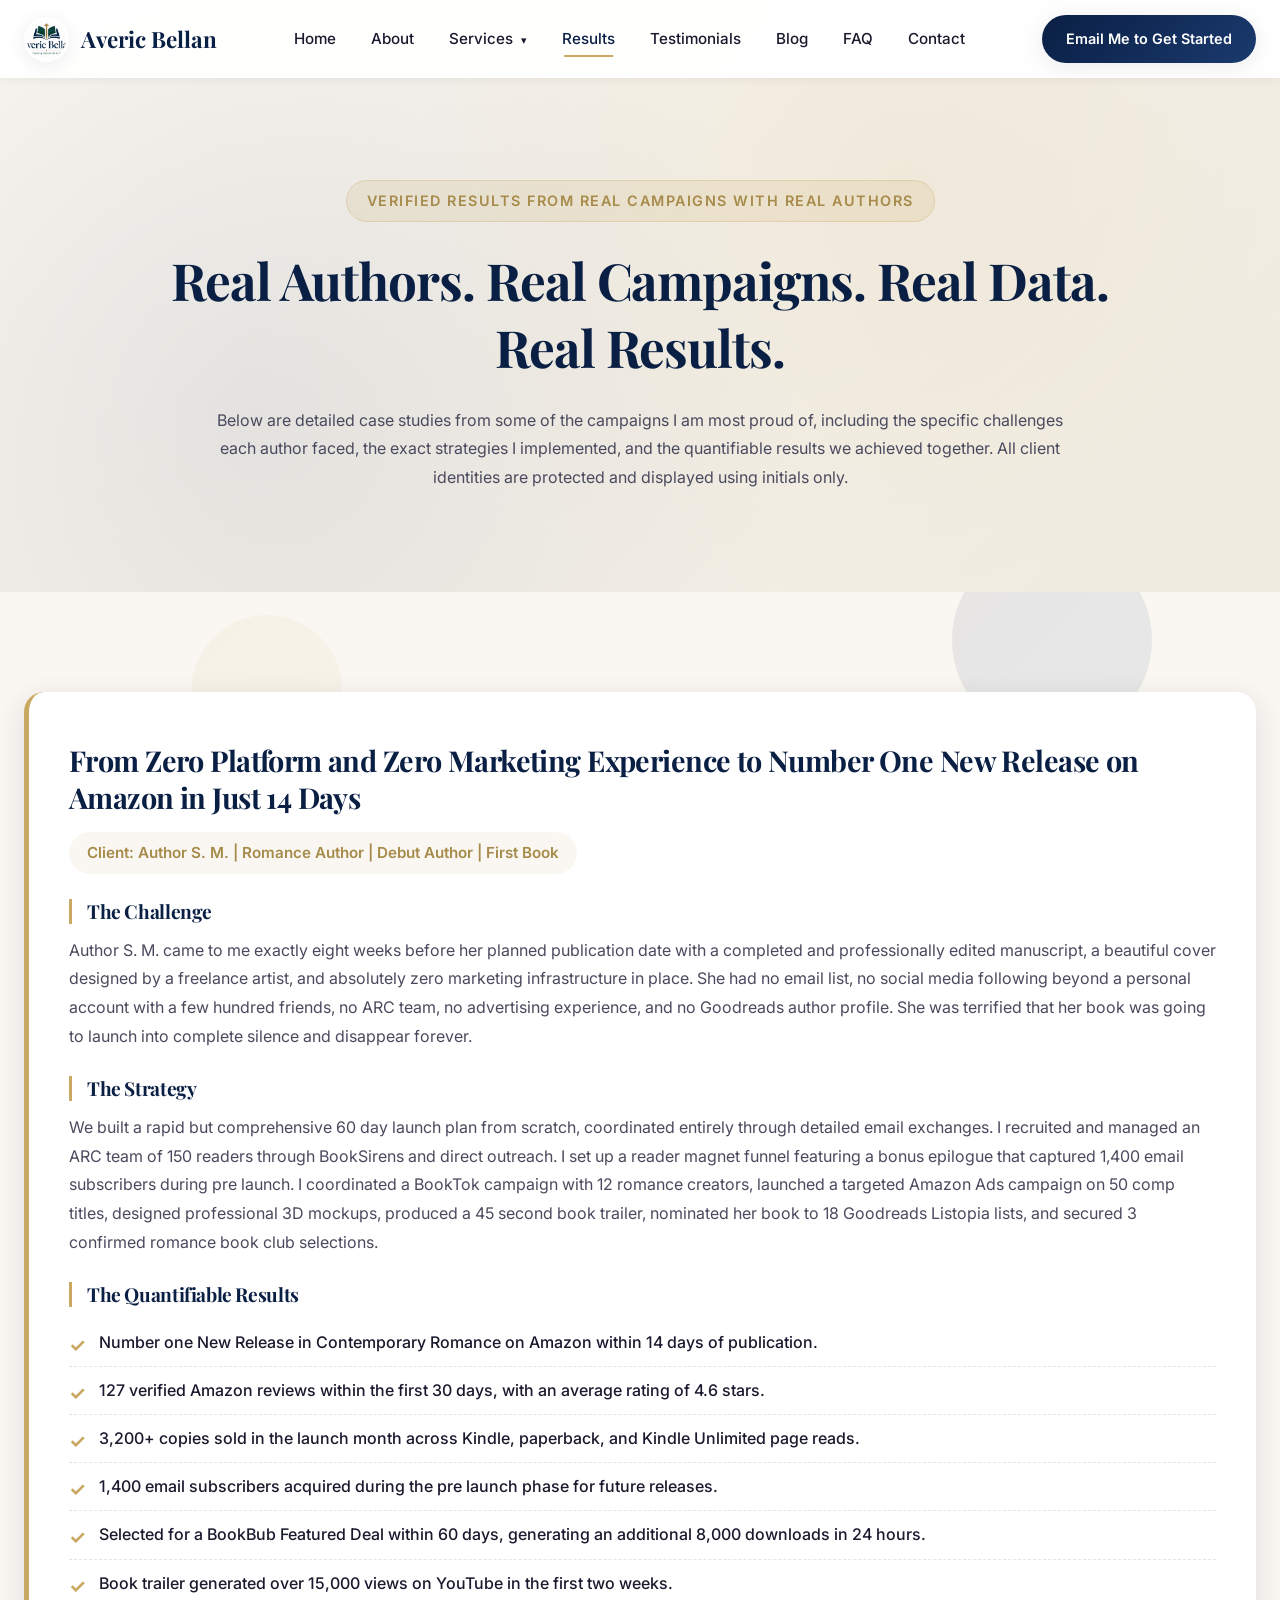
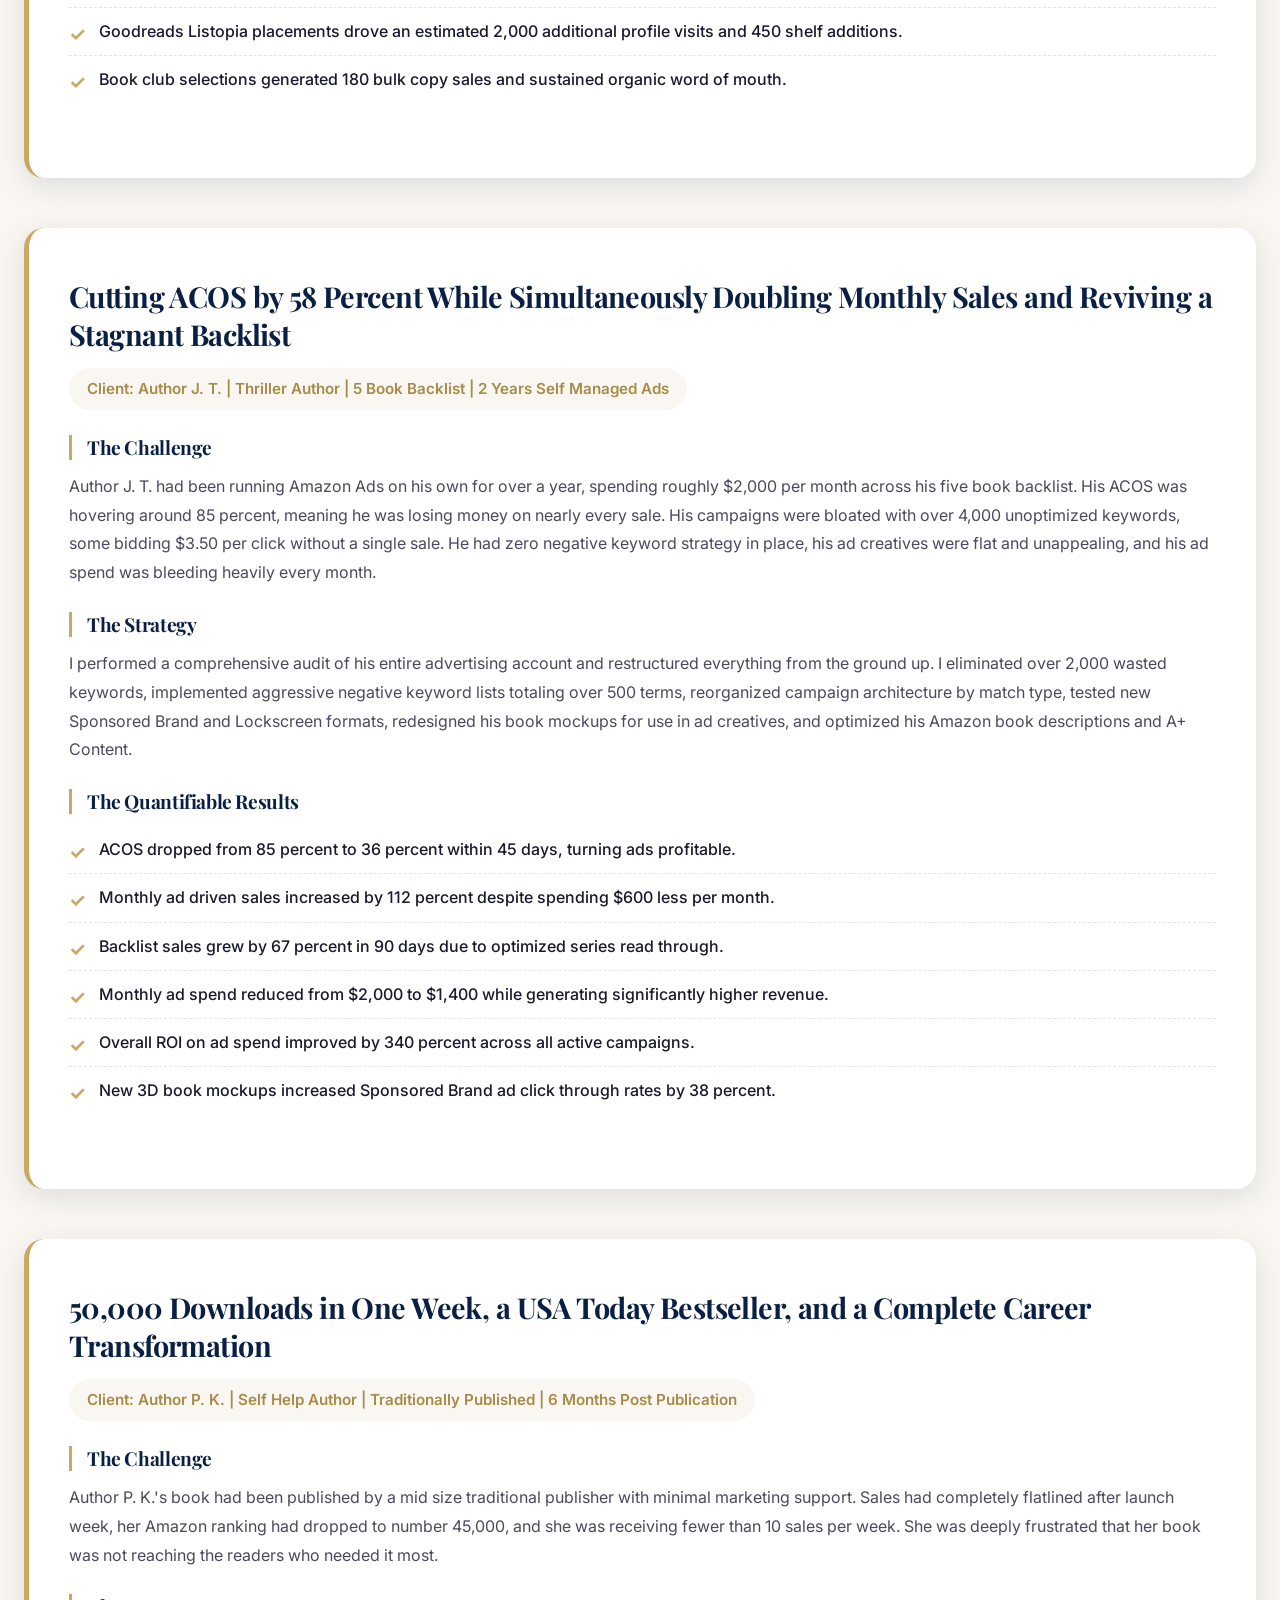
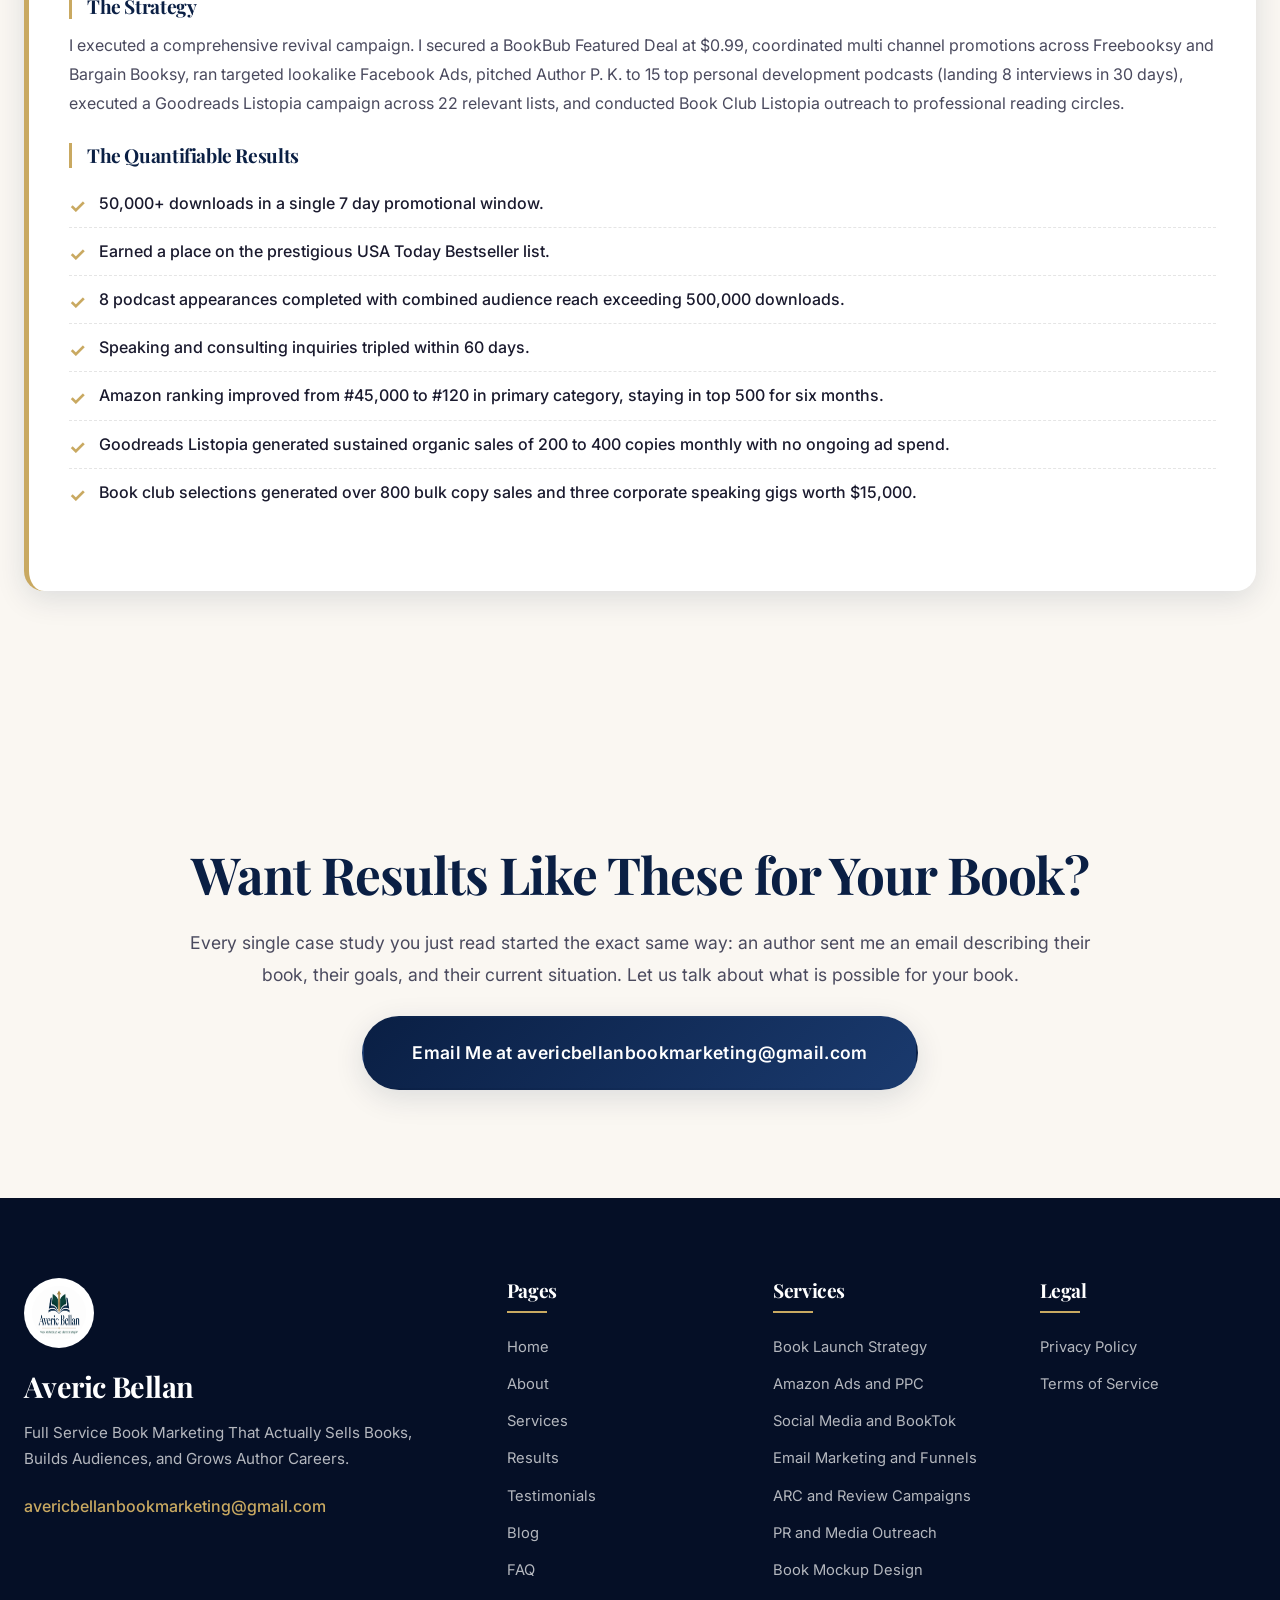
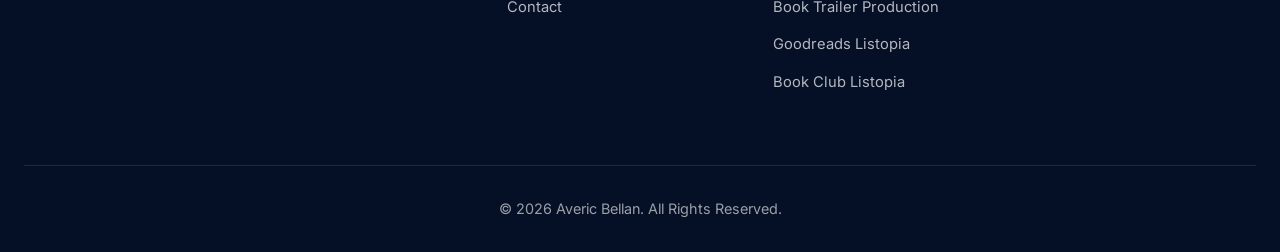
<file: results.html>
﻿<!DOCTYPE html>
<html lang="en">
<head>
    <meta charset="UTF-8">
    <meta name="viewport" content="width=device-width, initial-scale=1.0">
    <meta name="description" content="Verified book marketing case studies and results from Averic Bellan. See how Author S. M., Author J. T., and Author P. K. scaled their book sales and rankings.">
    <title>Results and Case Studies | Averic Bellan</title>
    <link rel="icon" type="image/png" href="Averic Bellan.png">
    <link rel="stylesheet" href="style.css">
    <link rel="preconnect" href="https://fonts.googleapis.com">
    <link rel="preconnect" href="https://fonts.gstatic.com" crossorigin>
    <link href="https://fonts.googleapis.com/css2?family=Playfair+Display:wght@400;500;600;700;800;900&family=Inter:wght@300;400;500;600;700;800&display=swap" rel="stylesheet">
</head>
<body>

    <div class="loader-wrapper" id="loader">
        <div class="loader-inner">
            <div class="spinner"></div>
            <img src="Averic Bellan.png" alt="Averic Bellan Logo" class="loader-logo">
            <p class="loader-text">Loading Excellence...</p>
        </div>
    </div>

    <div class="floating-shapes">
        <div class="shape shape-1"></div>
        <div class="shape shape-2"></div>
        <div class="shape shape-3"></div>
        <div class="shape shape-4"></div>
        <div class="shape shape-5"></div>
        <div class="shape shape-6"></div>
    </div>

    <nav class="navbar" id="navbar">
        <div class="nav-container">
            <a href="index.html" class="nav-logo">
                <img src="Averic Bellan.png" alt="Averic Bellan Logo" class="nav-logo-img">
                <span class="nav-logo-text">Averic Bellan</span>
            </a>
            <div class="nav-toggle" id="navToggle">
                <span></span>
                <span></span>
                <span></span>
            </div>
            <ul class="nav-menu" id="navMenu">
                <li class="nav-item"><a href="index.html" class="nav-link">Home</a></li>
                <li class="nav-item"><a href="about.html" class="nav-link">About</a></li>
                <li class="nav-item nav-dropdown">
                    <a href="services.html" class="nav-link nav-dropdown-trigger">Services <span class="dropdown-arrow">&#9662;</span></a>
                    <ul class="dropdown-menu">
                        <li><a href="services.html#launch-strategy">Book Launch Strategy</a></li>
                        <li><a href="services.html#amazon-ads">Amazon Ads and PPC</a></li>
                        <li><a href="services.html#social-media">Social Media and BookTok</a></li>
                        <li><a href="services.html#email-marketing">Email Marketing and Funnels</a></li>
                        <li><a href="services.html#arc-campaigns">ARC and Review Campaigns</a></li>
                        <li><a href="services.html#pr-outreach">PR and Media Outreach</a></li>
                        <li><a href="services.html#book-mockups">Book Mockup Design</a></li>
                        <li><a href="services.html#book-trailers">Book Trailer Production</a></li>
                        <li><a href="services.html#goodreads-listopia">Goodreads Listopia</a></li>
                        <li><a href="services.html#book-club-listopia">Book Club Listopia</a></li>
                    </ul>
                </li>
                <li class="nav-item"><a href="results.html" class="nav-link active">Results</a></li>
                <li class="nav-item"><a href="testimonials.html" class="nav-link">Testimonials</a></li>
                <li class="nav-item"><a href="blog.html" class="nav-link">Blog</a></li>
                <li class="nav-item"><a href="faq.html" class="nav-link">FAQ</a></li>
                <li class="nav-item"><a href="contact.html" class="nav-link">Contact</a></li>
            </ul>
            <a href="mailto:avericbellanbookmarketing@gmail.com" class="nav-cta-btn">Email Me to Get Started</a>
        </div>
    </nav>

    <section class="page-hero">
        <div class="container">
            <div class="page-hero-content fade-in-up">
                <span class="page-hero-pre">Verified Results From Real Campaigns With Real Authors</span>
                <h1 class="page-hero-title">Real Authors. Real Campaigns. Real Data. Real Results.</h1>
                <p class="page-hero-subtitle">Below are detailed case studies from some of the campaigns I am most proud of, including the specific challenges each author faced, the exact strategies I implemented, and the quantifiable results we achieved together. All client identities are protected and displayed using initials only.</p>
            </div>
        </div>
    </section>

    <section class="section">
        <div class="container">

            <!-- CASE STUDY 1 -->
            <div class="case-study fade-in-up">
                <h2 class="case-study-title">From Zero Platform and Zero Marketing Experience to Number One New Release on Amazon in Just 14 Days</h2>
                <span class="case-study-client">Client: Author S. M. | Romance Author | Debut Author | First Book</span>

                <div class="case-study-section">
                    <h4>The Challenge</h4>
                    <p>Author S. M. came to me exactly eight weeks before her planned publication date with a completed and professionally edited manuscript, a beautiful cover designed by a freelance artist, and absolutely zero marketing infrastructure in place. She had no email list, no social media following beyond a personal account with a few hundred friends, no ARC team, no advertising experience, and no Goodreads author profile. She was terrified that her book was going to launch into complete silence and disappear forever.</p>
                </div>

                <div class="case-study-section">
                    <h4>The Strategy</h4>
                    <p>We built a rapid but comprehensive 60 day launch plan from scratch, coordinated entirely through detailed email exchanges. I recruited and managed an ARC team of 150 readers through BookSirens and direct outreach. I set up a reader magnet funnel featuring a bonus epilogue that captured 1,400 email subscribers during pre launch. I coordinated a BookTok campaign with 12 romance creators, launched a targeted Amazon Ads campaign on 50 comp titles, designed professional 3D mockups, produced a 45 second book trailer, nominated her book to 18 Goodreads Listopia lists, and secured 3 confirmed romance book club selections.</p>
                </div>

                <div class="case-study-section">
                    <h4>The Quantifiable Results</h4>
                    <ul class="results-list">
                        <li>Number one New Release in Contemporary Romance on Amazon within 14 days of publication.</li>
                        <li>127 verified Amazon reviews within the first 30 days, with an average rating of 4.6 stars.</li>
                        <li>3,200+ copies sold in the launch month across Kindle, paperback, and Kindle Unlimited page reads.</li>
                        <li>1,400 email subscribers acquired during the pre launch phase for future releases.</li>
                        <li>Selected for a BookBub Featured Deal within 60 days, generating an additional 8,000 downloads in 24 hours.</li>
                        <li>Book trailer generated over 15,000 views on YouTube in the first two weeks.</li>
                        <li>Goodreads Listopia placements drove an estimated 2,000 additional profile visits and 450 shelf additions.</li>
                        <li>Book club selections generated 180 bulk copy sales and sustained organic word of mouth.</li>
                    </ul>
                </div>
            </div>

            <!-- CASE STUDY 2 -->
            <div class="case-study fade-in-up">
                <h2 class="case-study-title">Cutting ACOS by 58 Percent While Simultaneously Doubling Monthly Sales and Reviving a Stagnant Backlist</h2>
                <span class="case-study-client">Client: Author J. T. | Thriller Author | 5 Book Backlist | 2 Years Self Managed Ads</span>

                <div class="case-study-section">
                    <h4>The Challenge</h4>
                    <p>Author J. T. had been running Amazon Ads on his own for over a year, spending roughly $2,000 per month across his five book backlist. His ACOS was hovering around 85 percent, meaning he was losing money on nearly every sale. His campaigns were bloated with over 4,000 unoptimized keywords, some bidding $3.50 per click without a single sale. He had zero negative keyword strategy in place, his ad creatives were flat and unappealing, and his ad spend was bleeding heavily every month.</p>
                </div>

                <div class="case-study-section">
                    <h4>The Strategy</h4>
                    <p>I performed a comprehensive audit of his entire advertising account and restructured everything from the ground up. I eliminated over 2,000 wasted keywords, implemented aggressive negative keyword lists totaling over 500 terms, reorganized campaign architecture by match type, tested new Sponsored Brand and Lockscreen formats, redesigned his book mockups for use in ad creatives, and optimized his Amazon book descriptions and A+ Content.</p>
                </div>

                <div class="case-study-section">
                    <h4>The Quantifiable Results</h4>
                    <ul class="results-list">
                        <li>ACOS dropped from 85 percent to 36 percent within 45 days, turning ads profitable.</li>
                        <li>Monthly ad driven sales increased by 112 percent despite spending $600 less per month.</li>
                        <li>Backlist sales grew by 67 percent in 90 days due to optimized series read through.</li>
                        <li>Monthly ad spend reduced from $2,000 to $1,400 while generating significantly higher revenue.</li>
                        <li>Overall ROI on ad spend improved by 340 percent across all active campaigns.</li>
                        <li>New 3D book mockups increased Sponsored Brand ad click through rates by 38 percent.</li>
                    </ul>
                </div>
            </div>

            <!-- CASE STUDY 3 -->
            <div class="case-study fade-in-up">
                <h2 class="case-study-title">50,000 Downloads in One Week, a USA Today Bestseller, and a Complete Career Transformation</h2>
                <span class="case-study-client">Client: Author P. K. | Self Help Author | Traditionally Published | 6 Months Post Publication</span>

                <div class="case-study-section">
                    <h4>The Challenge</h4>
                    <p>Author P. K.'s book had been published by a mid size traditional publisher with minimal marketing support. Sales had completely flatlined after launch week, her Amazon ranking had dropped to number 45,000, and she was receiving fewer than 10 sales per week. She was deeply frustrated that her book was not reaching the readers who needed it most.</p>
                </div>

                <div class="case-study-section">
                    <h4>The Strategy</h4>
                    <p>I executed a comprehensive revival campaign. I secured a BookBub Featured Deal at $0.99, coordinated multi channel promotions across Freebooksy and Bargain Booksy, ran targeted lookalike Facebook Ads, pitched Author P. K. to 15 top personal development podcasts (landing 8 interviews in 30 days), executed a Goodreads Listopia campaign across 22 relevant lists, and conducted Book Club Listopia outreach to professional reading circles.</p>
                </div>

                <div class="case-study-section">
                    <h4>The Quantifiable Results</h4>
                    <ul class="results-list">
                        <li>50,000+ downloads in a single 7 day promotional window.</li>
                        <li>Earned a place on the prestigious USA Today Bestseller list.</li>
                        <li>8 podcast appearances completed with combined audience reach exceeding 500,000 downloads.</li>
                        <li>Speaking and consulting inquiries tripled within 60 days.</li>
                        <li>Amazon ranking improved from #45,000 to #120 in primary category, staying in top 500 for six months.</li>
                        <li>Goodreads Listopia generated sustained organic sales of 200 to 400 copies monthly with no ongoing ad spend.</li>
                        <li>Book club selections generated over 800 bulk copy sales and three corporate speaking gigs worth $15,000.</li>
                    </ul>
                </div>
            </div>

        </div>
    </section>

    <section class="section final-cta-section">
        <div class="container">
            <div class="final-cta-content fade-in-up">
                <h2 class="section-title">Want Results Like These for Your Book?</h2>
                <p>Every single case study you just read started the exact same way: an author sent me an email describing their book, their goals, and their current situation. Let us talk about what is possible for your book.</p>
                <a href="mailto:avericbellanbookmarketing@gmail.com" class="btn btn-primary btn-large">Email Me at avericbellanbookmarketing@gmail.com</a>
            </div>
        </div>
    </section>

    <footer class="footer" id="footer">
        <div class="container">
            <div class="footer-grid">
                <div class="footer-brand">
                    <img src="Averic Bellan.png" alt="Averic Bellan Logo" class="footer-logo">
                    <h3 class="footer-brand-name">Averic Bellan</h3>
                    <p class="footer-tagline">Full Service Book Marketing That Actually Sells Books, Builds Audiences, and Grows Author Careers.</p>
                    <p class="footer-email"><a href="mailto:avericbellanbookmarketing@gmail.com">avericbellanbookmarketing@gmail.com</a></p>
                </div>
                <div class="footer-links-col">
                    <h4 class="footer-heading">Pages</h4>
                    <ul class="footer-links">
                        <li><a href="index.html">Home</a></li>
                        <li><a href="about.html">About</a></li>
                        <li><a href="services.html">Services</a></li>
                        <li><a href="results.html">Results</a></li>
                        <li><a href="testimonials.html">Testimonials</a></li>
                        <li><a href="blog.html">Blog</a></li>
                        <li><a href="faq.html">FAQ</a></li>
                        <li><a href="contact.html">Contact</a></li>
                    </ul>
                </div>
                <div class="footer-links-col">
                    <h4 class="footer-heading">Services</h4>
                    <ul class="footer-links">
                        <li><a href="services.html#launch-strategy">Book Launch Strategy</a></li>
                        <li><a href="services.html#amazon-ads">Amazon Ads and PPC</a></li>
                        <li><a href="services.html#social-media">Social Media and BookTok</a></li>
                        <li><a href="services.html#email-marketing">Email Marketing and Funnels</a></li>
                        <li><a href="services.html#arc-campaigns">ARC and Review Campaigns</a></li>
                        <li><a href="services.html#pr-outreach">PR and Media Outreach</a></li>
                        <li><a href="services.html#book-mockups">Book Mockup Design</a></li>
                        <li><a href="services.html#book-trailers">Book Trailer Production</a></li>
                        <li><a href="services.html#goodreads-listopia">Goodreads Listopia</a></li>
                        <li><a href="services.html#book-club-listopia">Book Club Listopia</a></li>
                    </ul>
                </div>
                <div class="footer-links-col">
                    <h4 class="footer-heading">Legal</h4>
                    <ul class="footer-links">
                        <li><a href="privacy.html">Privacy Policy</a></li>
                        <li><a href="terms.html">Terms of Service</a></li>
                    </ul>
                </div>
            </div>
            <div class="footer-bottom">
                <p>&copy; 2026 Averic Bellan. All Rights Reserved.</p>
            </div>
        </div>
    </footer>

    <button class="back-to-top" id="backToTop" title="Back to Top">&#8679;</button>
    <script src="script.js"></script>
</body>
</html>
</file>
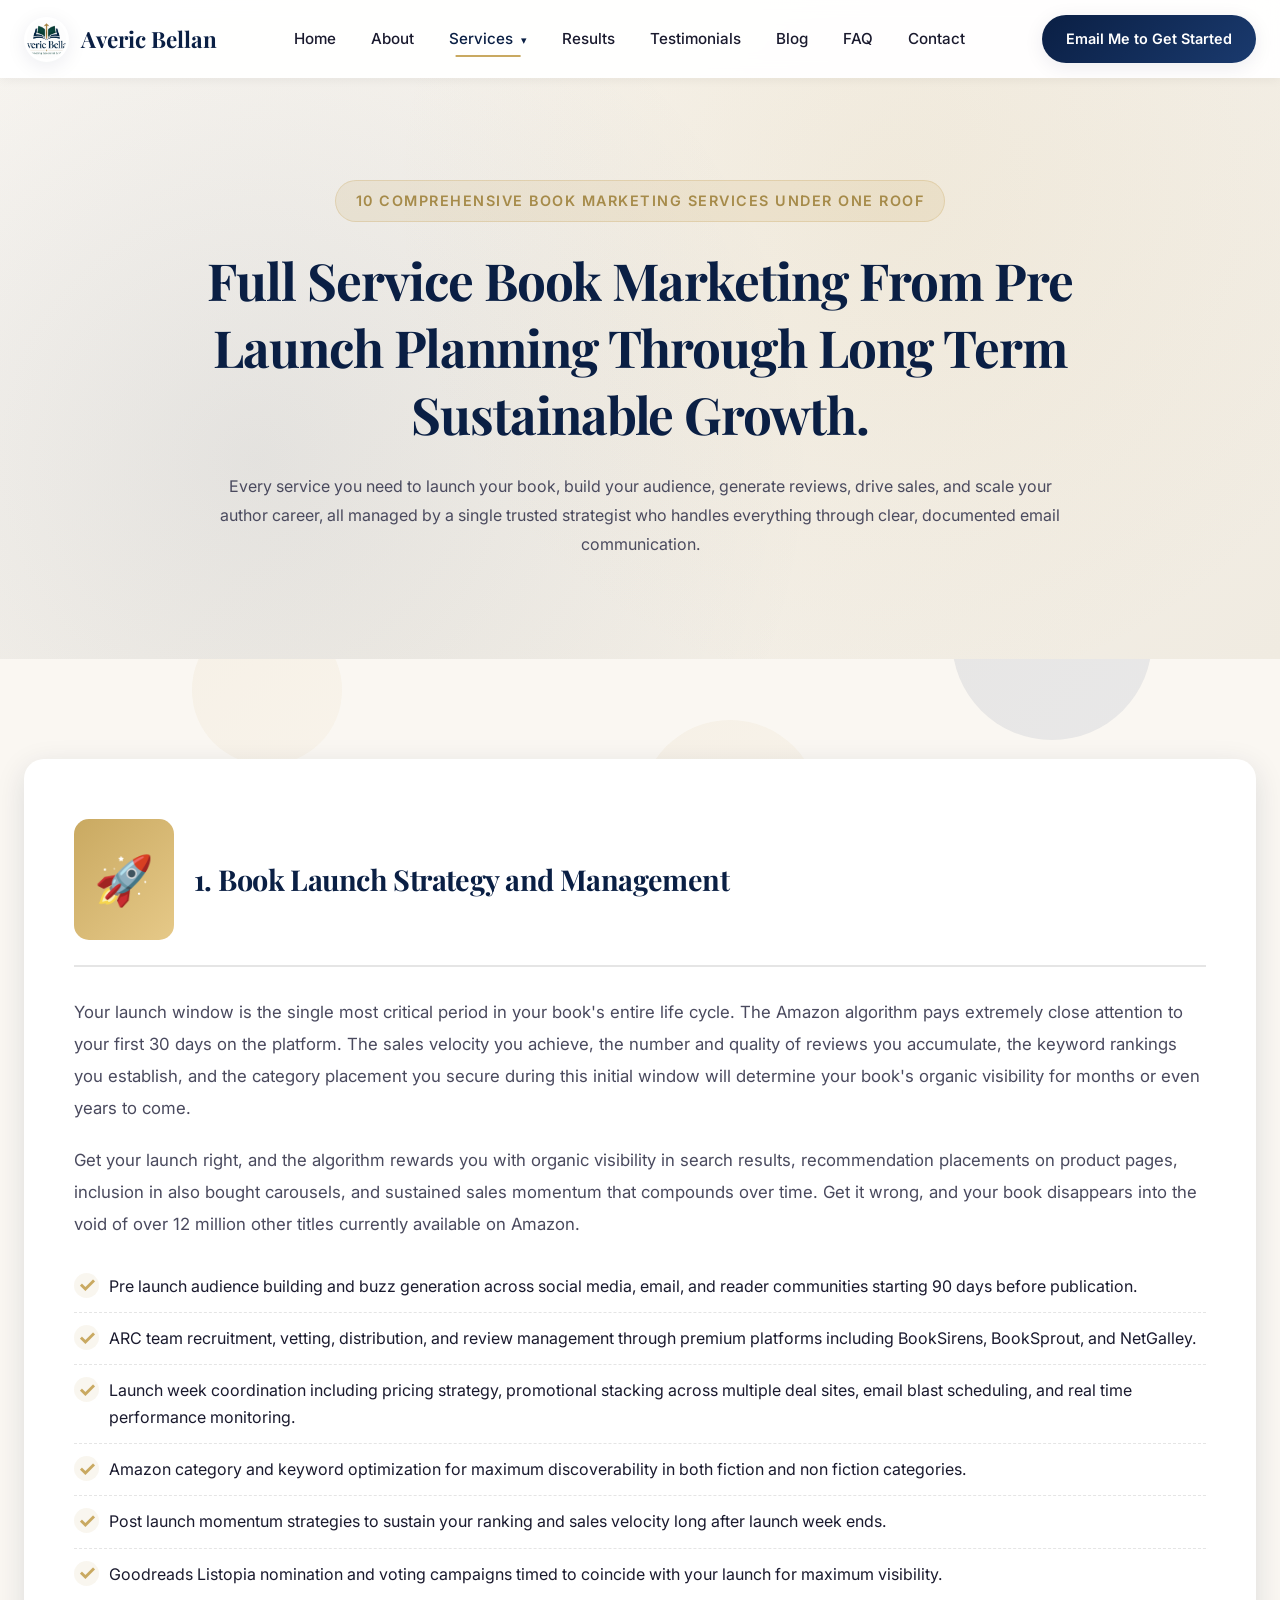
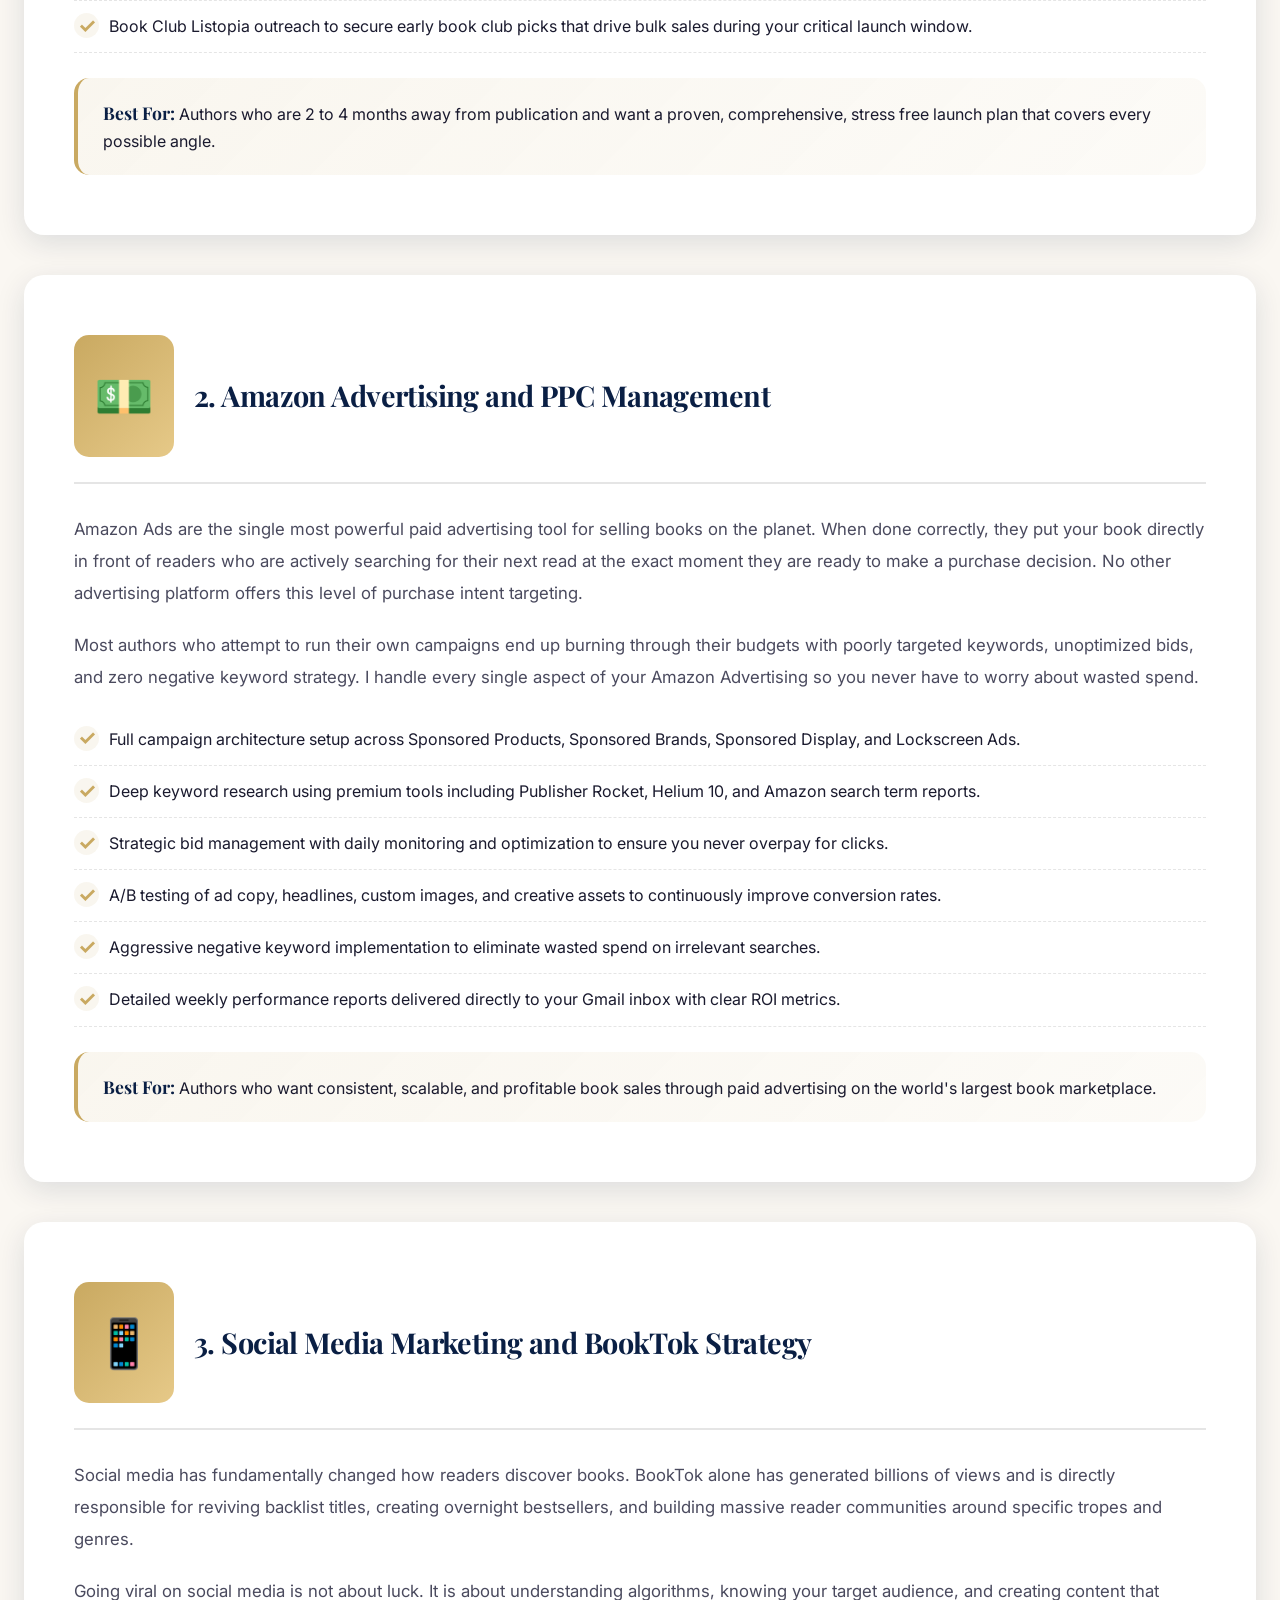
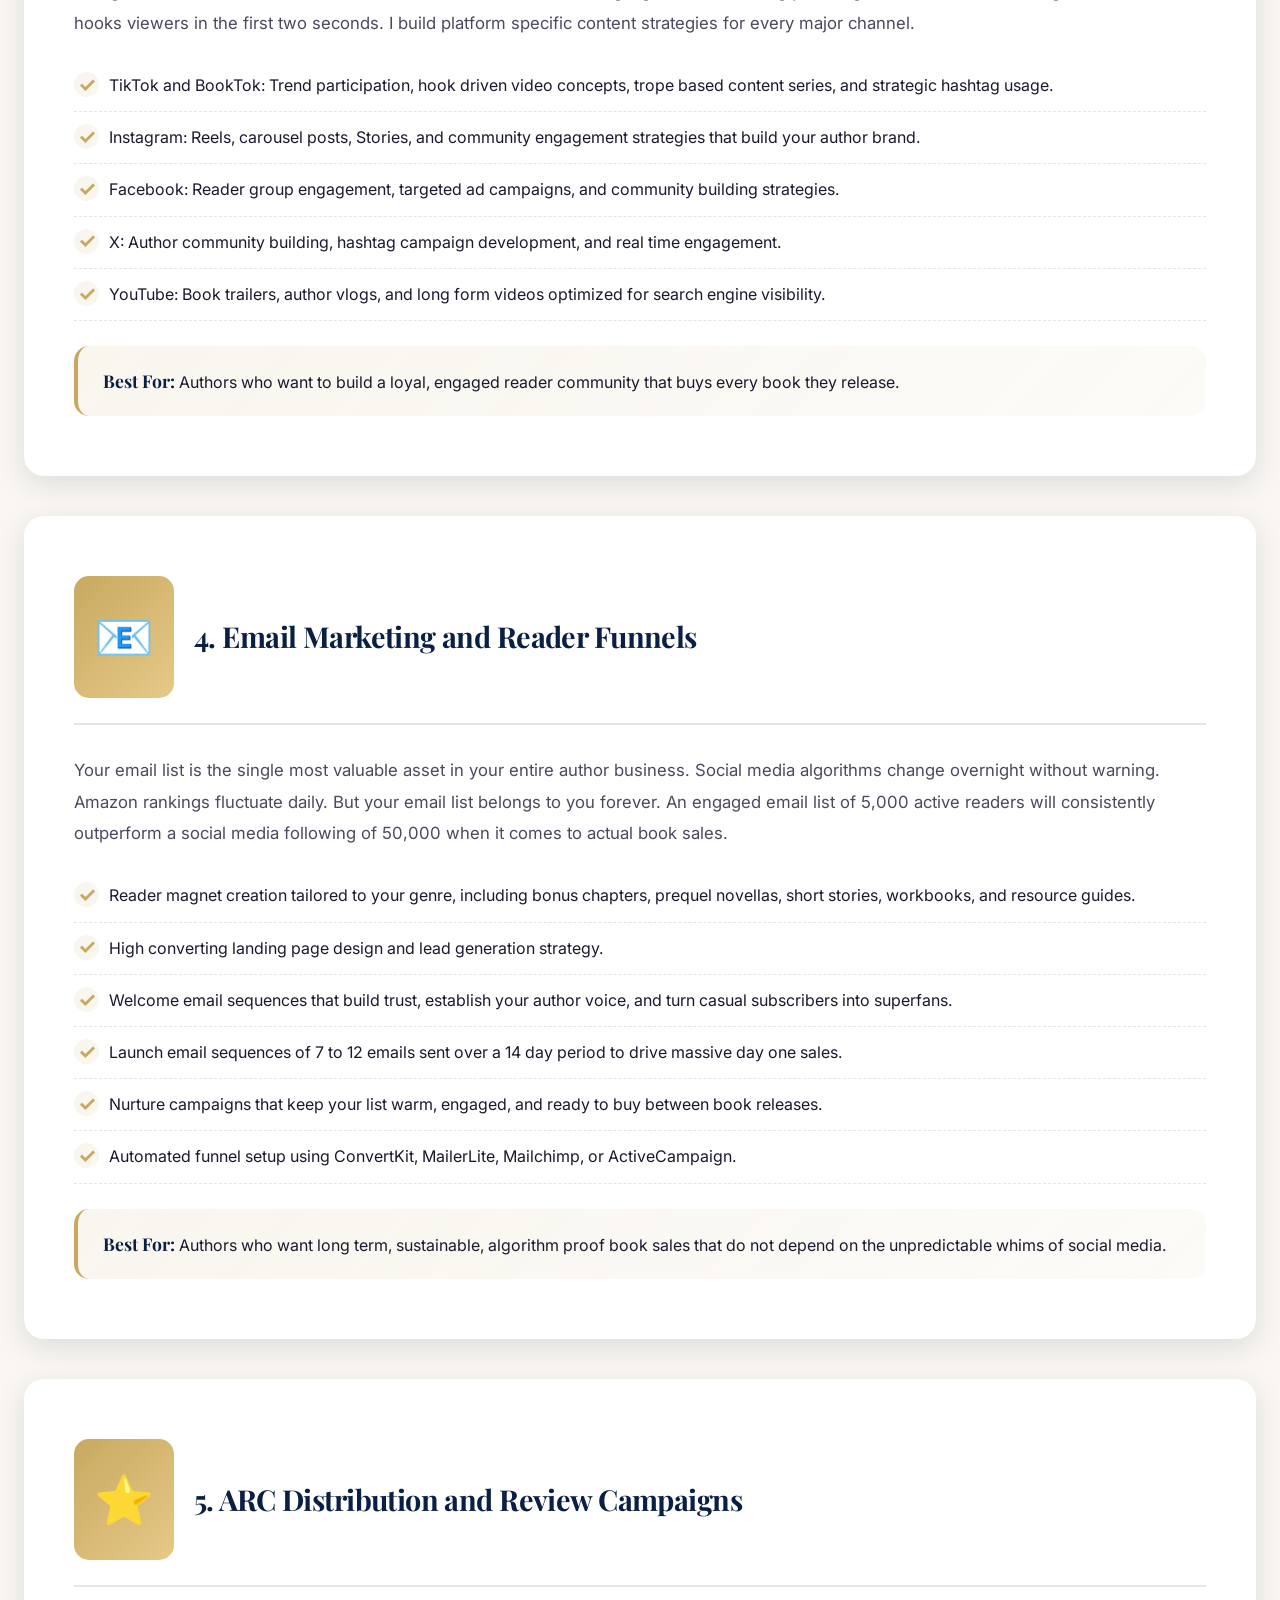
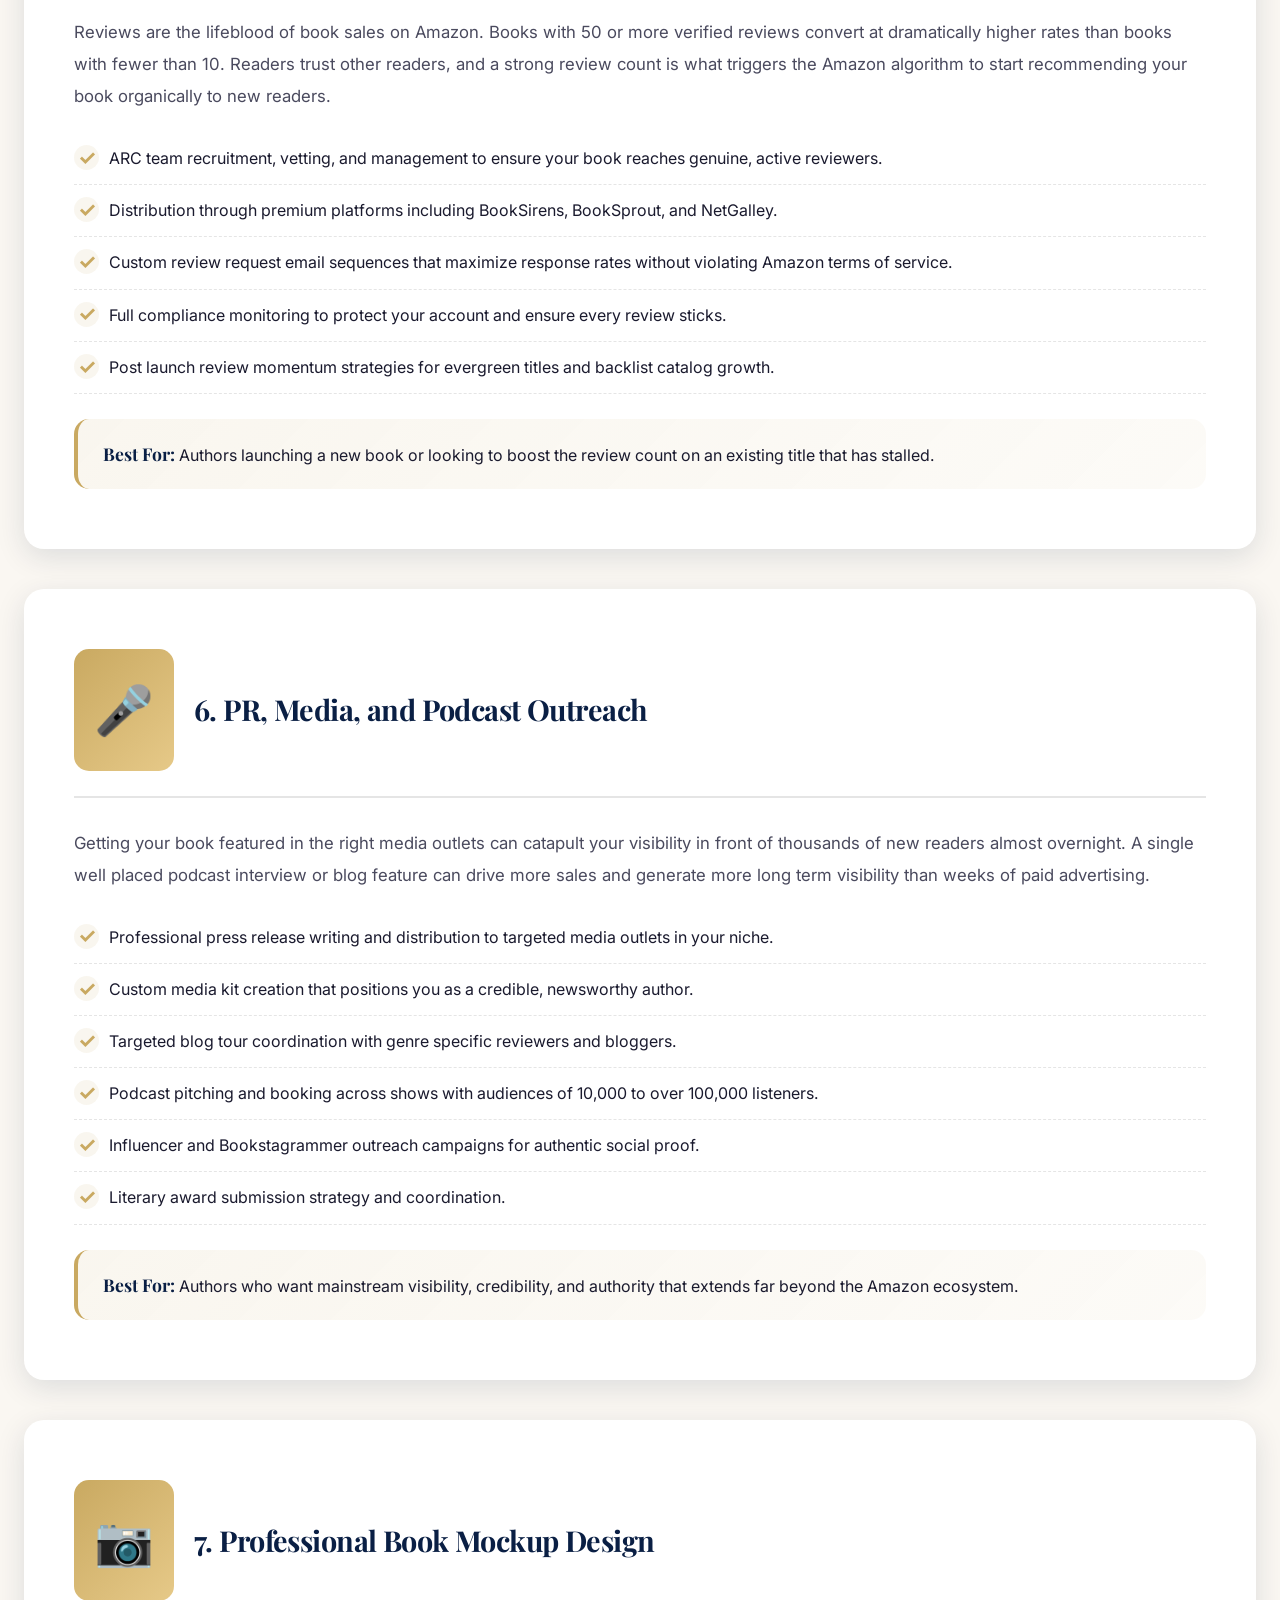
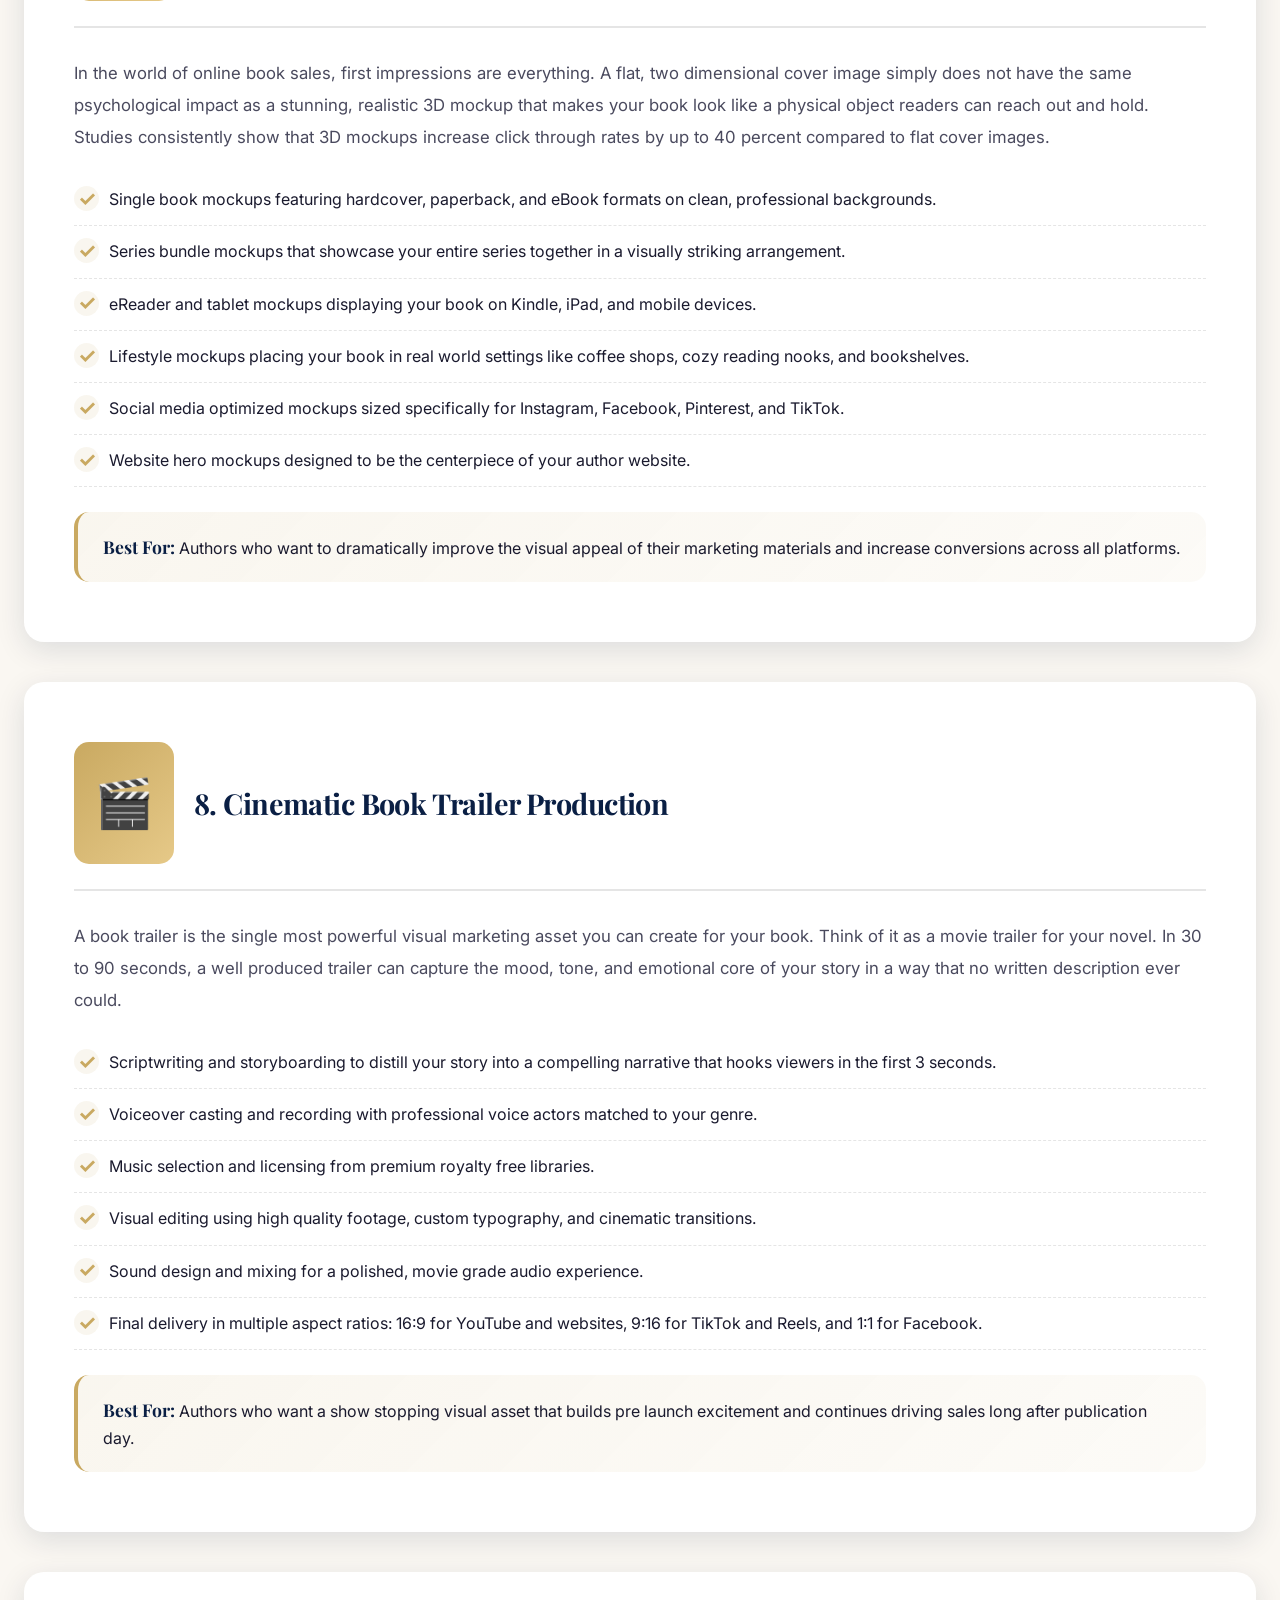
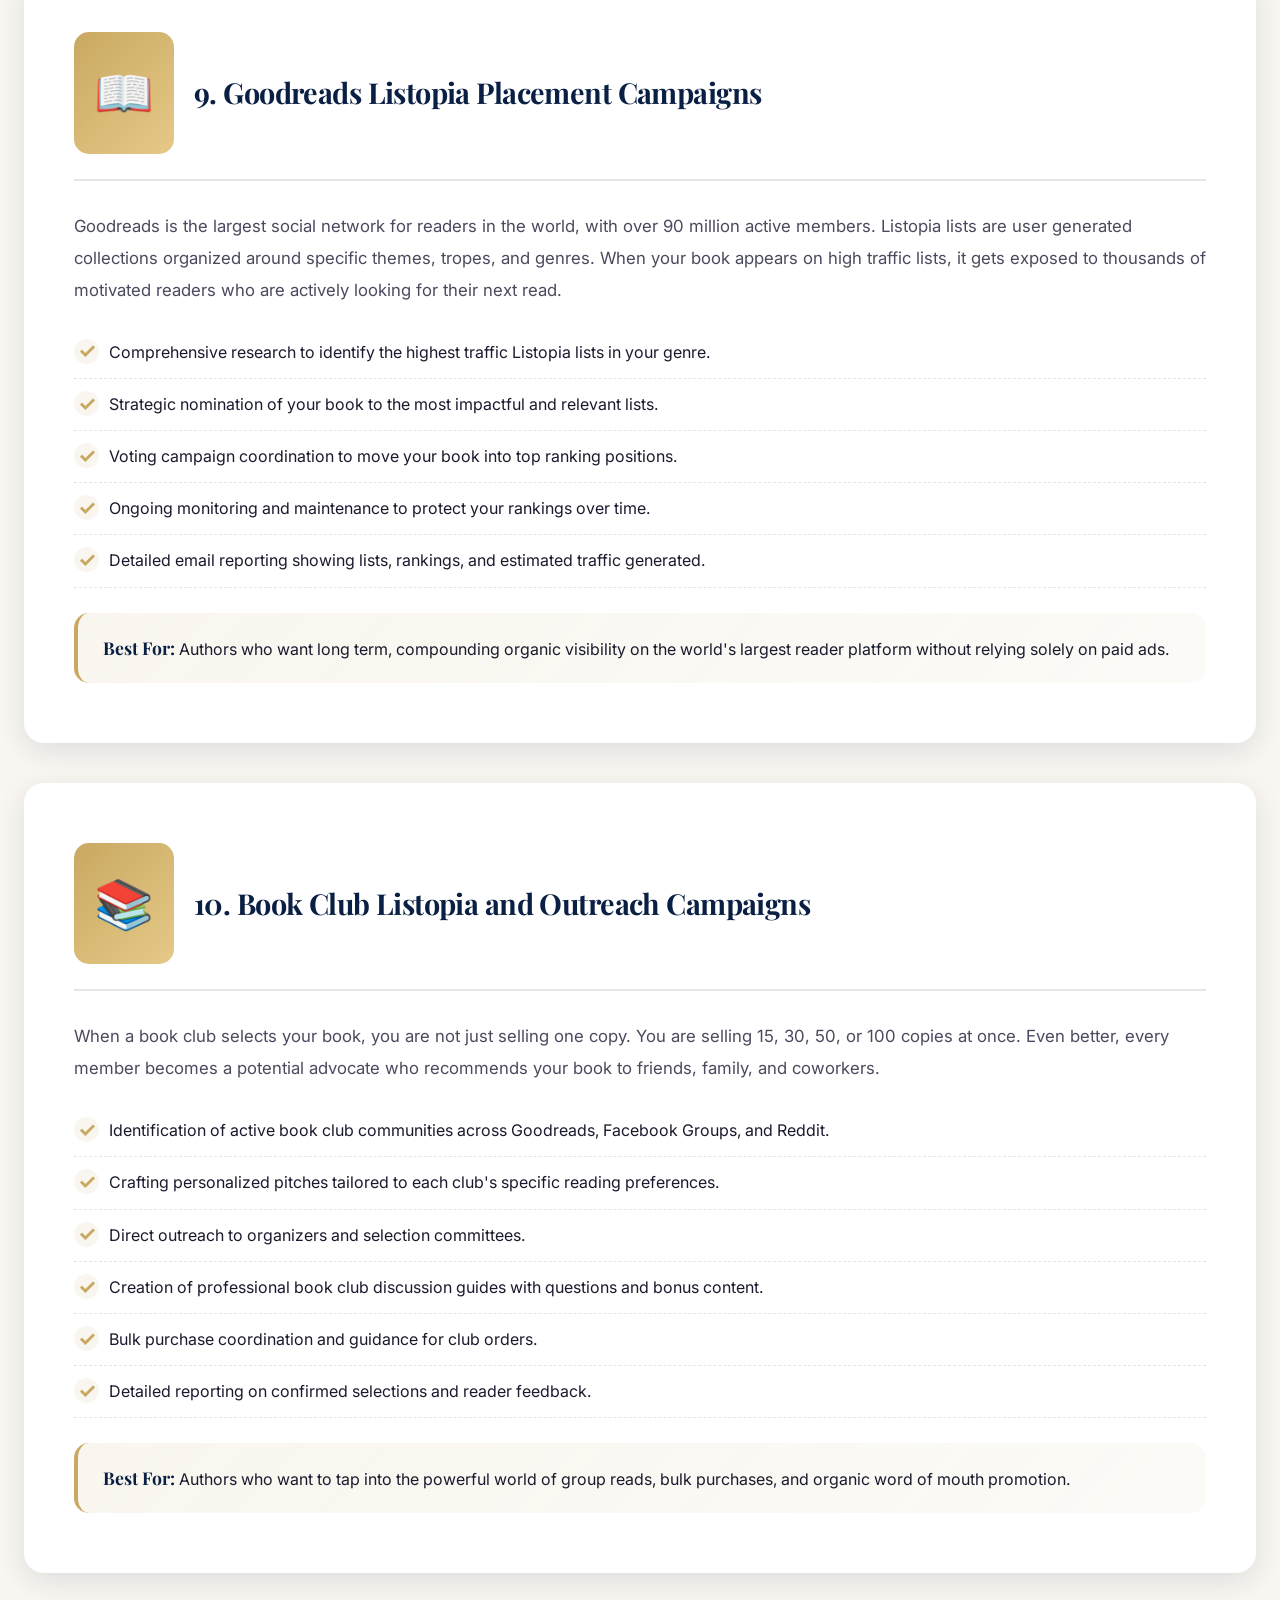
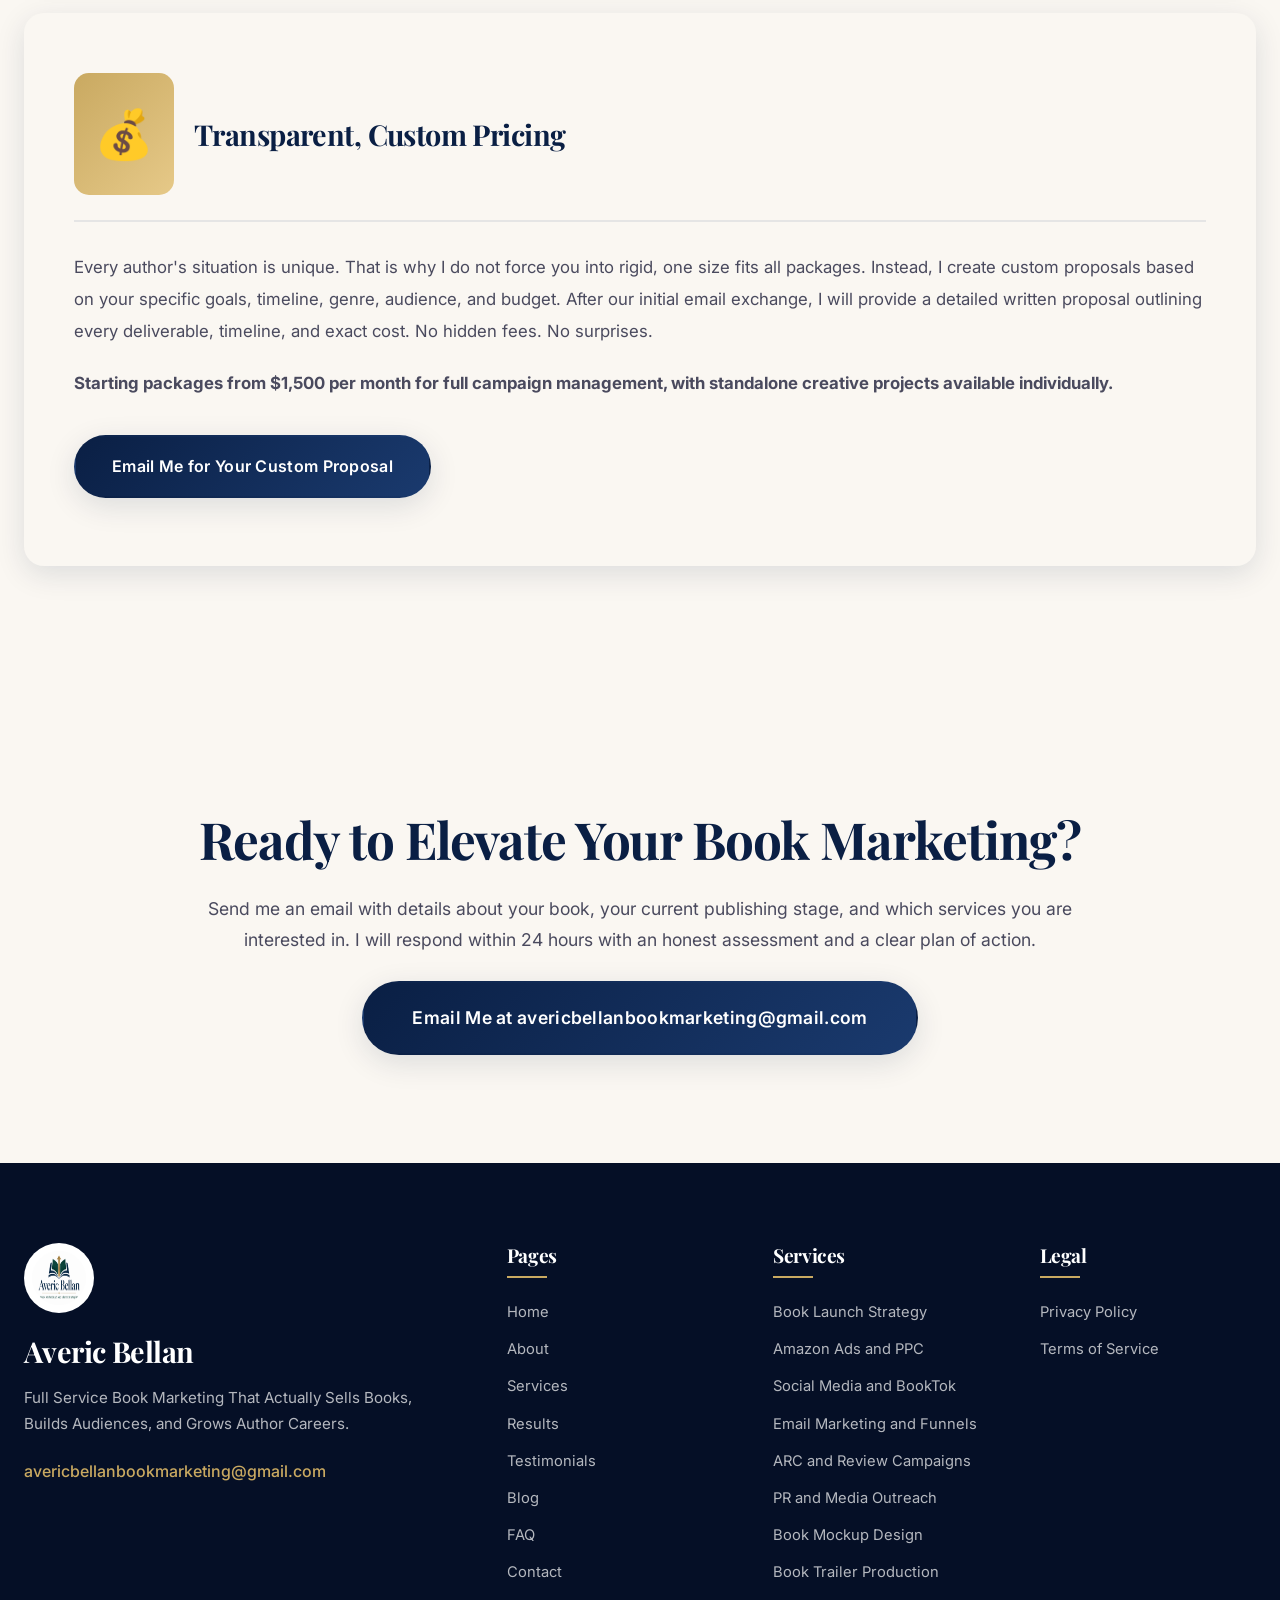
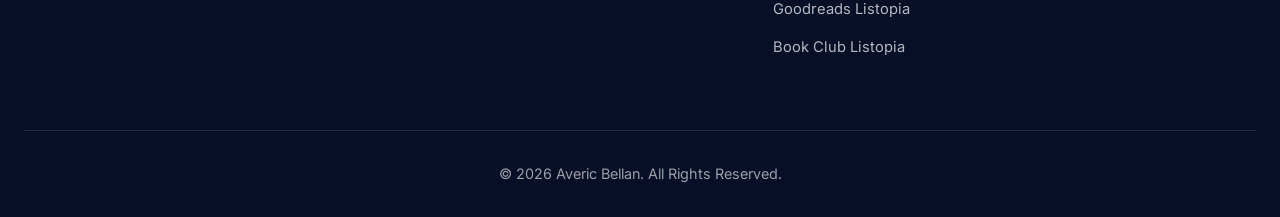
<file: services.html>
﻿<!DOCTYPE html>
<html lang="en">
<head>
    <meta charset="UTF-8">
    <meta name="viewport" content="width=device-width, initial-scale=1.0">
    <meta name="description" content="Explore the full range of book marketing services offered by Averic Bellan, including Book Launch Strategy, Amazon Ads, BookTok, Book Mockups, Book Trailers, and Goodreads Listopia.">
    <title>Services | Averic Bellan - Full Service Book Marketing</title>
    <link rel="icon" type="image/png" href="Averic Bellan.png">
    <link rel="stylesheet" href="style.css">
    <link rel="preconnect" href="https://fonts.googleapis.com">
    <link rel="preconnect" href="https://fonts.gstatic.com" crossorigin>
    <link href="https://fonts.googleapis.com/css2?family=Playfair+Display:wght@400;500;600;700;800;900&family=Inter:wght@300;400;500;600;700;800&display=swap" rel="stylesheet">
</head>
<body>

    <div class="loader-wrapper" id="loader">
        <div class="loader-inner">
            <div class="spinner"></div>
            <img src="Averic Bellan.png" alt="Averic Bellan Logo" class="loader-logo">
            <p class="loader-text">Loading Excellence...</p>
        </div>
    </div>

    <div class="floating-shapes">
        <div class="shape shape-1"></div>
        <div class="shape shape-2"></div>
        <div class="shape shape-3"></div>
        <div class="shape shape-4"></div>
        <div class="shape shape-5"></div>
        <div class="shape shape-6"></div>
    </div>

    <nav class="navbar" id="navbar">
        <div class="nav-container">
            <a href="index.html" class="nav-logo">
                <img src="Averic Bellan.png" alt="Averic Bellan Logo" class="nav-logo-img">
                <span class="nav-logo-text">Averic Bellan</span>
            </a>
            <div class="nav-toggle" id="navToggle">
                <span></span>
                <span></span>
                <span></span>
            </div>
            <ul class="nav-menu" id="navMenu">
                <li class="nav-item"><a href="index.html" class="nav-link">Home</a></li>
                <li class="nav-item"><a href="about.html" class="nav-link">About</a></li>
                <li class="nav-item nav-dropdown">
                    <a href="services.html" class="nav-link active nav-dropdown-trigger">Services <span class="dropdown-arrow">&#9662;</span></a>
                    <ul class="dropdown-menu">
                        <li><a href="services.html#launch-strategy">Book Launch Strategy</a></li>
                        <li><a href="services.html#amazon-ads">Amazon Ads and PPC</a></li>
                        <li><a href="services.html#social-media">Social Media and BookTok</a></li>
                        <li><a href="services.html#email-marketing">Email Marketing and Funnels</a></li>
                        <li><a href="services.html#arc-campaigns">ARC and Review Campaigns</a></li>
                        <li><a href="services.html#pr-outreach">PR and Media Outreach</a></li>
                        <li><a href="services.html#book-mockups">Book Mockup Design</a></li>
                        <li><a href="services.html#book-trailers">Book Trailer Production</a></li>
                        <li><a href="services.html#goodreads-listopia">Goodreads Listopia</a></li>
                        <li><a href="services.html#book-club-listopia">Book Club Listopia</a></li>
                    </ul>
                </li>
                <li class="nav-item"><a href="results.html" class="nav-link">Results</a></li>
                <li class="nav-item"><a href="testimonials.html" class="nav-link">Testimonials</a></li>
                <li class="nav-item"><a href="blog.html" class="nav-link">Blog</a></li>
                <li class="nav-item"><a href="faq.html" class="nav-link">FAQ</a></li>
                <li class="nav-item"><a href="contact.html" class="nav-link">Contact</a></li>
            </ul>
            <a href="mailto:avericbellanbookmarketing@gmail.com" class="nav-cta-btn">Email Me to Get Started</a>
        </div>
    </nav>

    <section class="page-hero">
        <div class="container">
            <div class="page-hero-content fade-in-up">
                <span class="page-hero-pre">10 Comprehensive Book Marketing Services Under One Roof</span>
                <h1 class="page-hero-title">Full Service Book Marketing From Pre Launch Planning Through Long Term Sustainable Growth.</h1>
                <p class="page-hero-subtitle">Every service you need to launch your book, build your audience, generate reviews, drive sales, and scale your author career, all managed by a single trusted strategist who handles everything through clear, documented email communication.</p>
            </div>
        </div>
    </section>

    <section class="section">
        <div class="container">

            <!-- SERVICE 1 -->
            <div class="service-detail fade-in-up" id="launch-strategy">
                <div class="service-detail-header">
                    <div class="service-detail-icon">&#128640;</div>
                    <h2 class="service-detail-title">1. Book Launch Strategy and Management</h2>
                </div>
                <div class="service-detail-content">
                    <p>Your launch window is the single most critical period in your book's entire life cycle. The Amazon algorithm pays extremely close attention to your first 30 days on the platform. The sales velocity you achieve, the number and quality of reviews you accumulate, the keyword rankings you establish, and the category placement you secure during this initial window will determine your book's organic visibility for months or even years to come.</p>
                    <p>Get your launch right, and the algorithm rewards you with organic visibility in search results, recommendation placements on product pages, inclusion in also bought carousels, and sustained sales momentum that compounds over time. Get it wrong, and your book disappears into the void of over 12 million other titles currently available on Amazon.</p>
                    <ul class="service-detail-list">
                        <li>Pre launch audience building and buzz generation across social media, email, and reader communities starting 90 days before publication.</li>
                        <li>ARC team recruitment, vetting, distribution, and review management through premium platforms including BookSirens, BookSprout, and NetGalley.</li>
                        <li>Launch week coordination including pricing strategy, promotional stacking across multiple deal sites, email blast scheduling, and real time performance monitoring.</li>
                        <li>Amazon category and keyword optimization for maximum discoverability in both fiction and non fiction categories.</li>
                        <li>Post launch momentum strategies to sustain your ranking and sales velocity long after launch week ends.</li>
                        <li>Goodreads Listopia nomination and voting campaigns timed to coincide with your launch for maximum visibility.</li>
                        <li>Book Club Listopia outreach to secure early book club picks that drive bulk sales during your critical launch window.</li>
                    </ul>
                    <div class="service-best-for">
                        <strong>Best For:</strong> Authors who are 2 to 4 months away from publication and want a proven, comprehensive, stress free launch plan that covers every possible angle.
                    </div>
                </div>
            </div>

            <!-- SERVICE 2 -->
            <div class="service-detail fade-in-up" id="amazon-ads">
                <div class="service-detail-header">
                    <div class="service-detail-icon">&#128181;</div>
                    <h2 class="service-detail-title">2. Amazon Advertising and PPC Management</h2>
                </div>
                <div class="service-detail-content">
                    <p>Amazon Ads are the single most powerful paid advertising tool for selling books on the planet. When done correctly, they put your book directly in front of readers who are actively searching for their next read at the exact moment they are ready to make a purchase decision. No other advertising platform offers this level of purchase intent targeting.</p>
                    <p>Most authors who attempt to run their own campaigns end up burning through their budgets with poorly targeted keywords, unoptimized bids, and zero negative keyword strategy. I handle every single aspect of your Amazon Advertising so you never have to worry about wasted spend.</p>
                    <ul class="service-detail-list">
                        <li>Full campaign architecture setup across Sponsored Products, Sponsored Brands, Sponsored Display, and Lockscreen Ads.</li>
                        <li>Deep keyword research using premium tools including Publisher Rocket, Helium 10, and Amazon search term reports.</li>
                        <li>Strategic bid management with daily monitoring and optimization to ensure you never overpay for clicks.</li>
                        <li>A/B testing of ad copy, headlines, custom images, and creative assets to continuously improve conversion rates.</li>
                        <li>Aggressive negative keyword implementation to eliminate wasted spend on irrelevant searches.</li>
                        <li>Detailed weekly performance reports delivered directly to your Gmail inbox with clear ROI metrics.</li>
                    </ul>
                    <div class="service-best-for">
                        <strong>Best For:</strong> Authors who want consistent, scalable, and profitable book sales through paid advertising on the world's largest book marketplace.
                    </div>
                </div>
            </div>

            <!-- SERVICE 3 -->
            <div class="service-detail fade-in-up" id="social-media">
                <div class="service-detail-header">
                    <div class="service-detail-icon">&#128241;</div>
                    <h2 class="service-detail-title">3. Social Media Marketing and BookTok Strategy</h2>
                </div>
                <div class="service-detail-content">
                    <p>Social media has fundamentally changed how readers discover books. BookTok alone has generated billions of views and is directly responsible for reviving backlist titles, creating overnight bestsellers, and building massive reader communities around specific tropes and genres.</p>
                    <p>Going viral on social media is not about luck. It is about understanding algorithms, knowing your target audience, and creating content that hooks viewers in the first two seconds. I build platform specific content strategies for every major channel.</p>
                    <ul class="service-detail-list">
                        <li>TikTok and BookTok: Trend participation, hook driven video concepts, trope based content series, and strategic hashtag usage.</li>
                        <li>Instagram: Reels, carousel posts, Stories, and community engagement strategies that build your author brand.</li>
                        <li>Facebook: Reader group engagement, targeted ad campaigns, and community building strategies.</li>
                        <li>X: Author community building, hashtag campaign development, and real time engagement.</li>
                        <li>YouTube: Book trailers, author vlogs, and long form videos optimized for search engine visibility.</li>
                    </ul>
                    <div class="service-best-for">
                        <strong>Best For:</strong> Authors who want to build a loyal, engaged reader community that buys every book they release.
                    </div>
                </div>
            </div>

            <!-- SERVICE 4 -->
            <div class="service-detail fade-in-up" id="email-marketing">
                <div class="service-detail-header">
                    <div class="service-detail-icon">&#128231;</div>
                    <h2 class="service-detail-title">4. Email Marketing and Reader Funnels</h2>
                </div>
                <div class="service-detail-content">
                    <p>Your email list is the single most valuable asset in your entire author business. Social media algorithms change overnight without warning. Amazon rankings fluctuate daily. But your email list belongs to you forever. An engaged email list of 5,000 active readers will consistently outperform a social media following of 50,000 when it comes to actual book sales.</p>
                    <ul class="service-detail-list">
                        <li>Reader magnet creation tailored to your genre, including bonus chapters, prequel novellas, short stories, workbooks, and resource guides.</li>
                        <li>High converting landing page design and lead generation strategy.</li>
                        <li>Welcome email sequences that build trust, establish your author voice, and turn casual subscribers into superfans.</li>
                        <li>Launch email sequences of 7 to 12 emails sent over a 14 day period to drive massive day one sales.</li>
                        <li>Nurture campaigns that keep your list warm, engaged, and ready to buy between book releases.</li>
                        <li>Automated funnel setup using ConvertKit, MailerLite, Mailchimp, or ActiveCampaign.</li>
                    </ul>
                    <div class="service-best-for">
                        <strong>Best For:</strong> Authors who want long term, sustainable, algorithm proof book sales that do not depend on the unpredictable whims of social media.
                    </div>
                </div>
            </div>

            <!-- SERVICE 5 -->
            <div class="service-detail fade-in-up" id="arc-campaigns">
                <div class="service-detail-header">
                    <div class="service-detail-icon">&#11088;</div>
                    <h2 class="service-detail-title">5. ARC Distribution and Review Campaigns</h2>
                </div>
                <div class="service-detail-content">
                    <p>Reviews are the lifeblood of book sales on Amazon. Books with 50 or more verified reviews convert at dramatically higher rates than books with fewer than 10. Readers trust other readers, and a strong review count is what triggers the Amazon algorithm to start recommending your book organically to new readers.</p>
                    <ul class="service-detail-list">
                        <li>ARC team recruitment, vetting, and management to ensure your book reaches genuine, active reviewers.</li>
                        <li>Distribution through premium platforms including BookSirens, BookSprout, and NetGalley.</li>
                        <li>Custom review request email sequences that maximize response rates without violating Amazon terms of service.</li>
                        <li>Full compliance monitoring to protect your account and ensure every review sticks.</li>
                        <li>Post launch review momentum strategies for evergreen titles and backlist catalog growth.</li>
                    </ul>
                    <div class="service-best-for">
                        <strong>Best For:</strong> Authors launching a new book or looking to boost the review count on an existing title that has stalled.
                    </div>
                </div>
            </div>

            <!-- SERVICE 6 -->
            <div class="service-detail fade-in-up" id="pr-outreach">
                <div class="service-detail-header">
                    <div class="service-detail-icon">&#127908;</div>
                    <h2 class="service-detail-title">6. PR, Media, and Podcast Outreach</h2>
                </div>
                <div class="service-detail-content">
                    <p>Getting your book featured in the right media outlets can catapult your visibility in front of thousands of new readers almost overnight. A single well placed podcast interview or blog feature can drive more sales and generate more long term visibility than weeks of paid advertising.</p>
                    <ul class="service-detail-list">
                        <li>Professional press release writing and distribution to targeted media outlets in your niche.</li>
                        <li>Custom media kit creation that positions you as a credible, newsworthy author.</li>
                        <li>Targeted blog tour coordination with genre specific reviewers and bloggers.</li>
                        <li>Podcast pitching and booking across shows with audiences of 10,000 to over 100,000 listeners.</li>
                        <li>Influencer and Bookstagrammer outreach campaigns for authentic social proof.</li>
                        <li>Literary award submission strategy and coordination.</li>
                    </ul>
                    <div class="service-best-for">
                        <strong>Best For:</strong> Authors who want mainstream visibility, credibility, and authority that extends far beyond the Amazon ecosystem.
                    </div>
                </div>
            </div>

            <!-- SERVICE 7 -->
            <div class="service-detail fade-in-up" id="book-mockups">
                <div class="service-detail-header">
                    <div class="service-detail-icon">&#128247;</div>
                    <h2 class="service-detail-title">7. Professional Book Mockup Design</h2>
                </div>
                <div class="service-detail-content">
                    <p>In the world of online book sales, first impressions are everything. A flat, two dimensional cover image simply does not have the same psychological impact as a stunning, realistic 3D mockup that makes your book look like a physical object readers can reach out and hold. Studies consistently show that 3D mockups increase click through rates by up to 40 percent compared to flat cover images.</p>
                    <ul class="service-detail-list">
                        <li>Single book mockups featuring hardcover, paperback, and eBook formats on clean, professional backgrounds.</li>
                        <li>Series bundle mockups that showcase your entire series together in a visually striking arrangement.</li>
                        <li>eReader and tablet mockups displaying your book on Kindle, iPad, and mobile devices.</li>
                        <li>Lifestyle mockups placing your book in real world settings like coffee shops, cozy reading nooks, and bookshelves.</li>
                        <li>Social media optimized mockups sized specifically for Instagram, Facebook, Pinterest, and TikTok.</li>
                        <li>Website hero mockups designed to be the centerpiece of your author website.</li>
                    </ul>
                    <div class="service-best-for">
                        <strong>Best For:</strong> Authors who want to dramatically improve the visual appeal of their marketing materials and increase conversions across all platforms.
                    </div>
                </div>
            </div>

            <!-- SERVICE 8 -->
            <div class="service-detail fade-in-up" id="book-trailers">
                <div class="service-detail-header">
                    <div class="service-detail-icon">&#127916;</div>
                    <h2 class="service-detail-title">8. Cinematic Book Trailer Production</h2>
                </div>
                <div class="service-detail-content">
                    <p>A book trailer is the single most powerful visual marketing asset you can create for your book. Think of it as a movie trailer for your novel. In 30 to 90 seconds, a well produced trailer can capture the mood, tone, and emotional core of your story in a way that no written description ever could.</p>
                    <ul class="service-detail-list">
                        <li>Scriptwriting and storyboarding to distill your story into a compelling narrative that hooks viewers in the first 3 seconds.</li>
                        <li>Voiceover casting and recording with professional voice actors matched to your genre.</li>
                        <li>Music selection and licensing from premium royalty free libraries.</li>
                        <li>Visual editing using high quality footage, custom typography, and cinematic transitions.</li>
                        <li>Sound design and mixing for a polished, movie grade audio experience.</li>
                        <li>Final delivery in multiple aspect ratios: 16:9 for YouTube and websites, 9:16 for TikTok and Reels, and 1:1 for Facebook.</li>
                    </ul>
                    <div class="service-best-for">
                        <strong>Best For:</strong> Authors who want a show stopping visual asset that builds pre launch excitement and continues driving sales long after publication day.
                    </div>
                </div>
            </div>

            <!-- SERVICE 9 -->
            <div class="service-detail fade-in-up" id="goodreads-listopia">
                <div class="service-detail-header">
                    <div class="service-detail-icon">&#128214;</div>
                    <h2 class="service-detail-title">9. Goodreads Listopia Placement Campaigns</h2>
                </div>
                <div class="service-detail-content">
                    <p>Goodreads is the largest social network for readers in the world, with over 90 million active members. Listopia lists are user generated collections organized around specific themes, tropes, and genres. When your book appears on high traffic lists, it gets exposed to thousands of motivated readers who are actively looking for their next read.</p>
                    <ul class="service-detail-list">
                        <li>Comprehensive research to identify the highest traffic Listopia lists in your genre.</li>
                        <li>Strategic nomination of your book to the most impactful and relevant lists.</li>
                        <li>Voting campaign coordination to move your book into top ranking positions.</li>
                        <li>Ongoing monitoring and maintenance to protect your rankings over time.</li>
                        <li>Detailed email reporting showing lists, rankings, and estimated traffic generated.</li>
                    </ul>
                    <div class="service-best-for">
                        <strong>Best For:</strong> Authors who want long term, compounding organic visibility on the world's largest reader platform without relying solely on paid ads.
                    </div>
                </div>
            </div>

            <!-- SERVICE 10 -->
            <div class="service-detail fade-in-up" id="book-club-listopia">
                <div class="service-detail-header">
                    <div class="service-detail-icon">&#128218;</div>
                    <h2 class="service-detail-title">10. Book Club Listopia and Outreach Campaigns</h2>
                </div>
                <div class="service-detail-content">
                    <p>When a book club selects your book, you are not just selling one copy. You are selling 15, 30, 50, or 100 copies at once. Even better, every member becomes a potential advocate who recommends your book to friends, family, and coworkers.</p>
                    <ul class="service-detail-list">
                        <li>Identification of active book club communities across Goodreads, Facebook Groups, and Reddit.</li>
                        <li>Crafting personalized pitches tailored to each club's specific reading preferences.</li>
                        <li>Direct outreach to organizers and selection committees.</li>
                        <li>Creation of professional book club discussion guides with questions and bonus content.</li>
                        <li>Bulk purchase coordination and guidance for club orders.</li>
                        <li>Detailed reporting on confirmed selections and reader feedback.</li>
                    </ul>
                    <div class="service-best-for">
                        <strong>Best For:</strong> Authors who want to tap into the powerful world of group reads, bulk purchases, and organic word of mouth promotion.
                    </div>
                </div>
            </div>

            <!-- PRICING SECTION -->
            <div class="service-detail fade-in-up" style="background: var(--cream);">
                <div class="service-detail-header">
                    <div class="service-detail-icon">&#128176;</div>
                    <h2 class="service-detail-title">Transparent, Custom Pricing</h2>
                </div>
                <div class="service-detail-content">
                    <p>Every author's situation is unique. That is why I do not force you into rigid, one size fits all packages. Instead, I create custom proposals based on your specific goals, timeline, genre, audience, and budget. After our initial email exchange, I will provide a detailed written proposal outlining every deliverable, timeline, and exact cost. No hidden fees. No surprises.</p>
                    <p><strong>Starting packages from $1,500 per month for full campaign management, with standalone creative projects available individually.</strong></p>
                    <a href="mailto:avericbellanbookmarketing@gmail.com" class="btn btn-primary" style="margin-top: 15px;">Email Me for Your Custom Proposal</a>
                </div>
            </div>

        </div>
    </section>

    <!-- FINAL CTA -->
    <section class="section final-cta-section">
        <div class="container">
            <div class="final-cta-content fade-in-up">
                <h2 class="section-title">Ready to Elevate Your Book Marketing?</h2>
                <p>Send me an email with details about your book, your current publishing stage, and which services you are interested in. I will respond within 24 hours with an honest assessment and a clear plan of action.</p>
                <a href="mailto:avericbellanbookmarketing@gmail.com" class="btn btn-primary btn-large">Email Me at avericbellanbookmarketing@gmail.com</a>
            </div>
        </div>
    </section>

    <footer class="footer" id="footer">
        <div class="container">
            <div class="footer-grid">
                <div class="footer-brand">
                    <img src="Averic Bellan.png" alt="Averic Bellan Logo" class="footer-logo">
                    <h3 class="footer-brand-name">Averic Bellan</h3>
                    <p class="footer-tagline">Full Service Book Marketing That Actually Sells Books, Builds Audiences, and Grows Author Careers.</p>
                    <p class="footer-email"><a href="mailto:avericbellanbookmarketing@gmail.com">avericbellanbookmarketing@gmail.com</a></p>
                </div>
                <div class="footer-links-col">
                    <h4 class="footer-heading">Pages</h4>
                    <ul class="footer-links">
                        <li><a href="index.html">Home</a></li>
                        <li><a href="about.html">About</a></li>
                        <li><a href="services.html">Services</a></li>
                        <li><a href="results.html">Results</a></li>
                        <li><a href="testimonials.html">Testimonials</a></li>
                        <li><a href="blog.html">Blog</a></li>
                        <li><a href="faq.html">FAQ</a></li>
                        <li><a href="contact.html">Contact</a></li>
                    </ul>
                </div>
                <div class="footer-links-col">
                    <h4 class="footer-heading">Services</h4>
                    <ul class="footer-links">
                        <li><a href="services.html#launch-strategy">Book Launch Strategy</a></li>
                        <li><a href="services.html#amazon-ads">Amazon Ads and PPC</a></li>
                        <li><a href="services.html#social-media">Social Media and BookTok</a></li>
                        <li><a href="services.html#email-marketing">Email Marketing and Funnels</a></li>
                        <li><a href="services.html#arc-campaigns">ARC and Review Campaigns</a></li>
                        <li><a href="services.html#pr-outreach">PR and Media Outreach</a></li>
                        <li><a href="services.html#book-mockups">Book Mockup Design</a></li>
                        <li><a href="services.html#book-trailers">Book Trailer Production</a></li>
                        <li><a href="services.html#goodreads-listopia">Goodreads Listopia</a></li>
                        <li><a href="services.html#book-club-listopia">Book Club Listopia</a></li>
                    </ul>
                </div>
                <div class="footer-links-col">
                    <h4 class="footer-heading">Legal</h4>
                    <ul class="footer-links">
                        <li><a href="privacy.html">Privacy Policy</a></li>
                        <li><a href="terms.html">Terms of Service</a></li>
                    </ul>
                </div>
            </div>
            <div class="footer-bottom">
                <p>&copy; 2026 Averic Bellan. All Rights Reserved.</p>
            </div>
        </div>
    </footer>

    <button class="back-to-top" id="backToTop" title="Back to Top">&#8679;</button>
    <script src="script.js"></script>
</body>
</html>
</file>
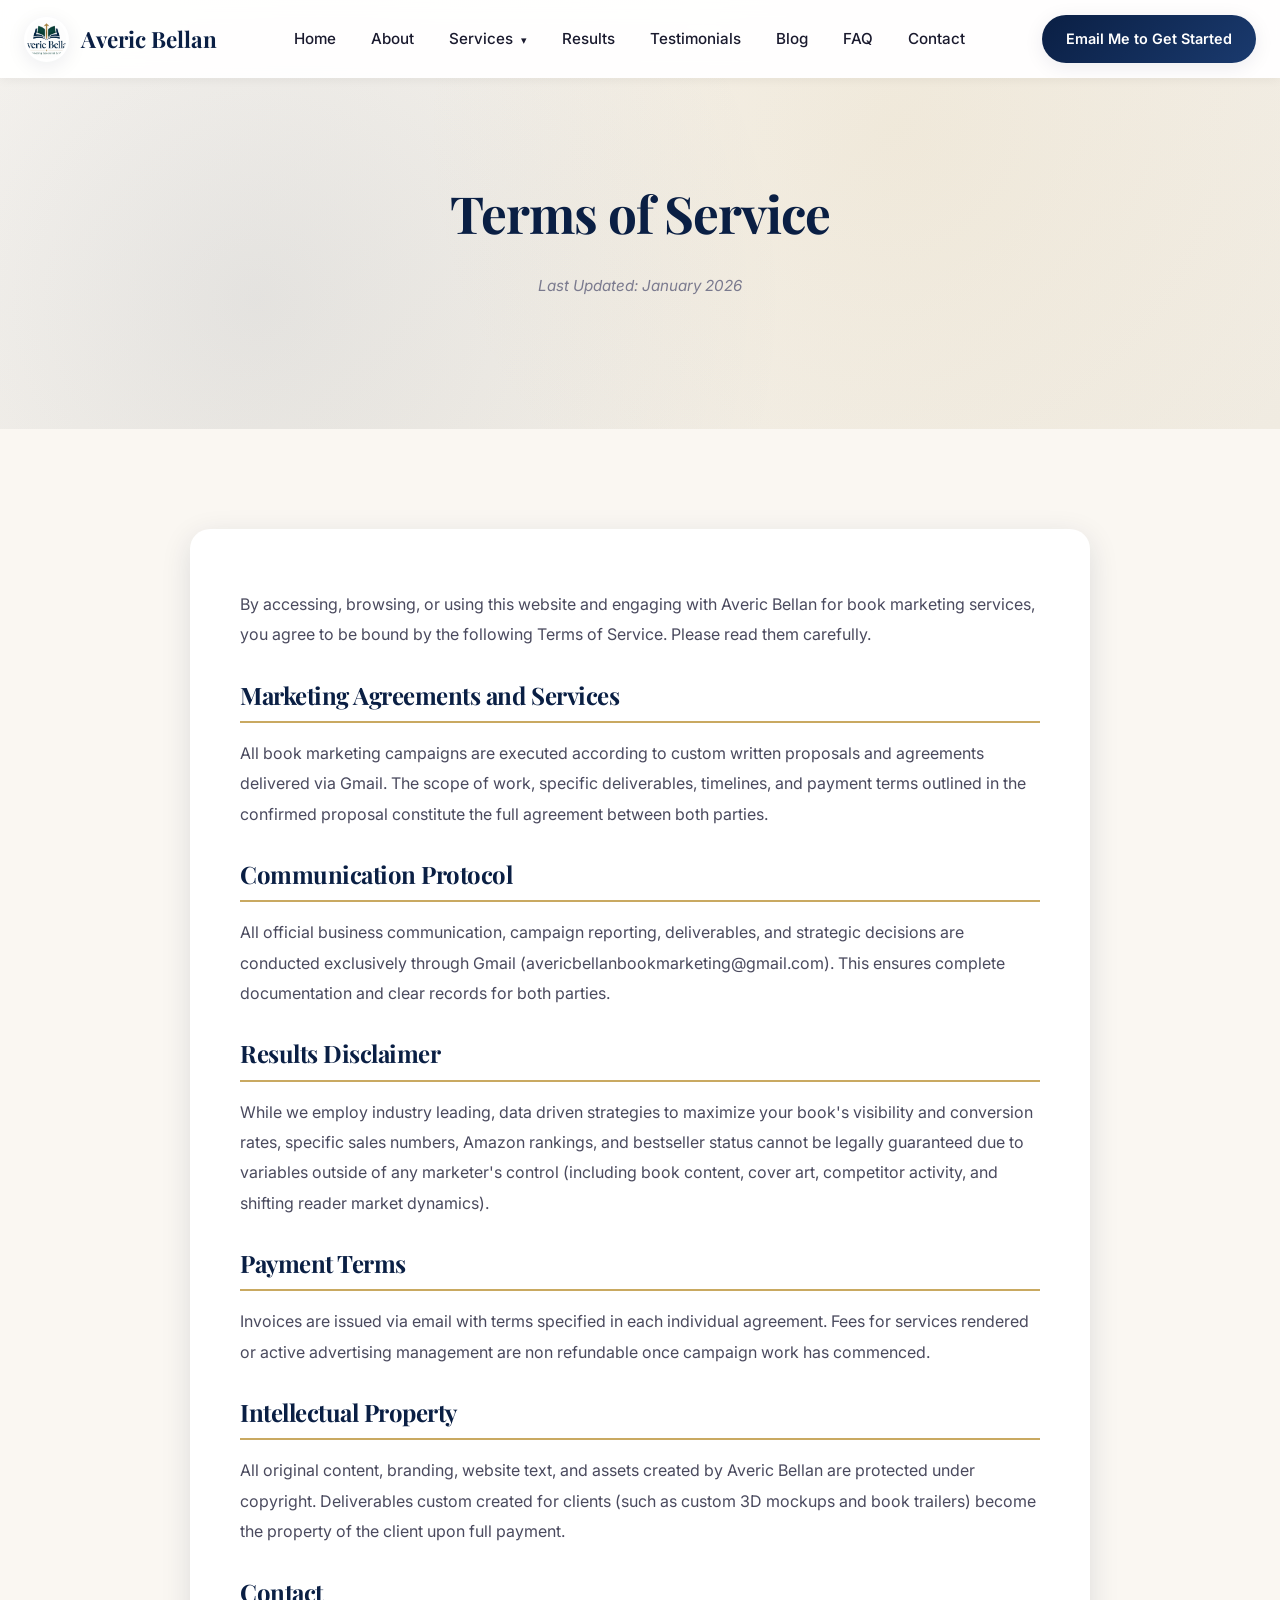
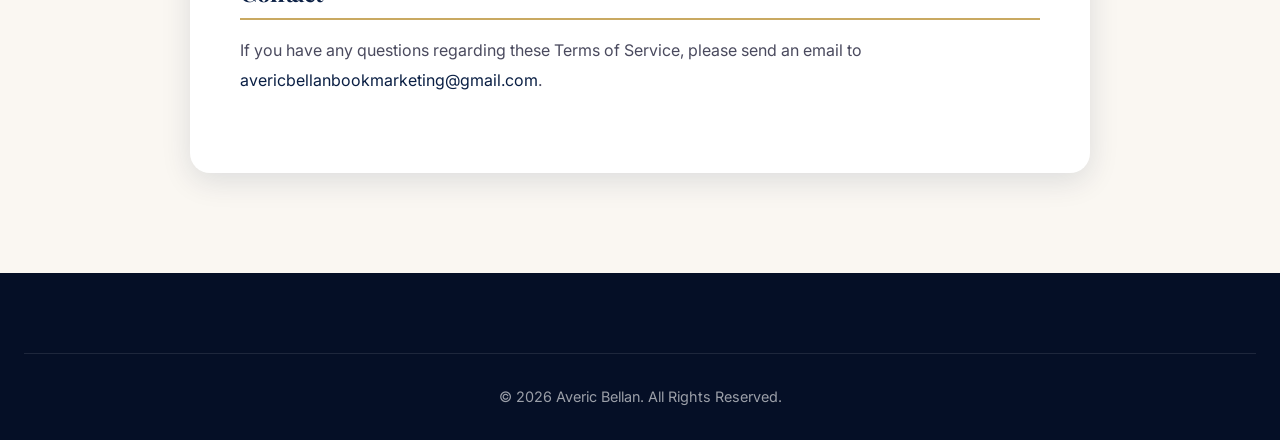
<file: terms.html>
﻿<!DOCTYPE html>
<html lang="en">
<head>
    <meta charset="UTF-8">
    <meta name="viewport" content="width=device-width, initial-scale=1.0">
    <meta name="description" content="Terms of Service for Averic Bellan Book Marketing. Review our terms regarding marketing agreements, email communication, and deliverables.">
    <title>Terms of Service | Averic Bellan</title>
    <link rel="icon" type="image/png" href="Averic Bellan.png">
    <link rel="stylesheet" href="style.css">
    <link rel="preconnect" href="https://fonts.googleapis.com">
    <link rel="preconnect" href="https://fonts.gstatic.com" crossorigin>
    <link href="https://fonts.googleapis.com/css2?family=Playfair+Display:wght@400;500;600;700;800;900&family=Inter:wght@300;400;500;600;700;800&display=swap" rel="stylesheet">
</head>
<body>

    <div class="loader-wrapper" id="loader">
        <div class="loader-inner">
            <div class="spinner"></div>
            <img src="Averic Bellan.png" alt="Averic Bellan Logo" class="loader-logo">
            <p class="loader-text">Loading Excellence...</p>
        </div>
    </div>

    <nav class="navbar" id="navbar">
        <div class="nav-container">
            <a href="index.html" class="nav-logo">
                <img src="Averic Bellan.png" alt="Averic Bellan Logo" class="nav-logo-img">
                <span class="nav-logo-text">Averic Bellan</span>
            </a>
            <div class="nav-toggle" id="navToggle">
                <span></span>
                <span></span>
                <span></span>
            </div>
            <ul class="nav-menu" id="navMenu">
                <li class="nav-item"><a href="index.html" class="nav-link">Home</a></li>
                <li class="nav-item"><a href="about.html" class="nav-link">About</a></li>
                <li class="nav-item nav-dropdown">
                    <a href="services.html" class="nav-link nav-dropdown-trigger">Services <span class="dropdown-arrow">&#9662;</span></a>
                    <ul class="dropdown-menu">
                        <li><a href="services.html#launch-strategy">Book Launch Strategy</a></li>
                        <li><a href="services.html#amazon-ads">Amazon Ads and PPC</a></li>
                        <li><a href="services.html#social-media">Social Media and BookTok</a></li>
                        <li><a href="services.html#email-marketing">Email Marketing and Funnels</a></li>
                        <li><a href="services.html#arc-campaigns">ARC and Review Campaigns</a></li>
                        <li><a href="services.html#pr-outreach">PR and Media Outreach</a></li>
                        <li><a href="services.html#book-mockups">Book Mockup Design</a></li>
                        <li><a href="services.html#book-trailers">Book Trailer Production</a></li>
                        <li><a href="services.html#goodreads-listopia">Goodreads Listopia</a></li>
                        <li><a href="services.html#book-club-listopia">Book Club Listopia</a></li>
                    </ul>
                </li>
                <li class="nav-item"><a href="results.html" class="nav-link">Results</a></li>
                <li class="nav-item"><a href="testimonials.html" class="nav-link">Testimonials</a></li>
                <li class="nav-item"><a href="blog.html" class="nav-link">Blog</a></li>
                <li class="nav-item"><a href="faq.html" class="nav-link">FAQ</a></li>
                <li class="nav-item"><a href="contact.html" class="nav-link">Contact</a></li>
            </ul>
            <a href="mailto:avericbellanbookmarketing@gmail.com" class="nav-cta-btn">Email Me to Get Started</a>
        </div>
    </nav>

    <section class="page-hero">
        <div class="container">
            <div class="page-hero-content fade-in-up">
                <h1 class="page-hero-title">Terms of Service</h1>
                <p class="legal-date">Last Updated: January 2026</p>
            </div>
        </div>
    </section>

    <section class="section">
        <div class="container">
            <div class="legal-content fade-in-up">
                <p>By accessing, browsing, or using this website and engaging with Averic Bellan for book marketing services, you agree to be bound by the following Terms of Service. Please read them carefully.</p>

                <h2>Marketing Agreements and Services</h2>
                <p>All book marketing campaigns are executed according to custom written proposals and agreements delivered via Gmail. The scope of work, specific deliverables, timelines, and payment terms outlined in the confirmed proposal constitute the full agreement between both parties.</p>

                <h2>Communication Protocol</h2>
                <p>All official business communication, campaign reporting, deliverables, and strategic decisions are conducted exclusively through Gmail (avericbellanbookmarketing@gmail.com). This ensures complete documentation and clear records for both parties.</p>

                <h2>Results Disclaimer</h2>
                <p>While we employ industry leading, data driven strategies to maximize your book's visibility and conversion rates, specific sales numbers, Amazon rankings, and bestseller status cannot be legally guaranteed due to variables outside of any marketer's control (including book content, cover art, competitor activity, and shifting reader market dynamics).</p>

                <h2>Payment Terms</h2>
                <p>Invoices are issued via email with terms specified in each individual agreement. Fees for services rendered or active advertising management are non refundable once campaign work has commenced.</p>

                <h2>Intellectual Property</h2>
                <p>All original content, branding, website text, and assets created by Averic Bellan are protected under copyright. Deliverables custom created for clients (such as custom 3D mockups and book trailers) become the property of the client upon full payment.</p>

                <h2>Contact</h2>
                <p>If you have any questions regarding these Terms of Service, please send an email to <a href="mailto:avericbellanbookmarketing@gmail.com">avericbellanbookmarketing@gmail.com</a>.</p>
            </div>
        </div>
    </section>

    <footer class="footer" id="footer">
        <div class="container">
            <div class="footer-bottom">
                <p>&copy; 2026 Averic Bellan. All Rights Reserved.</p>
            </div>
        </div>
    </footer>

    <button class="back-to-top" id="backToTop" title="Back to Top">&#8679;</button>
    <script src="script.js"></script>
</body>
</html>
</file>
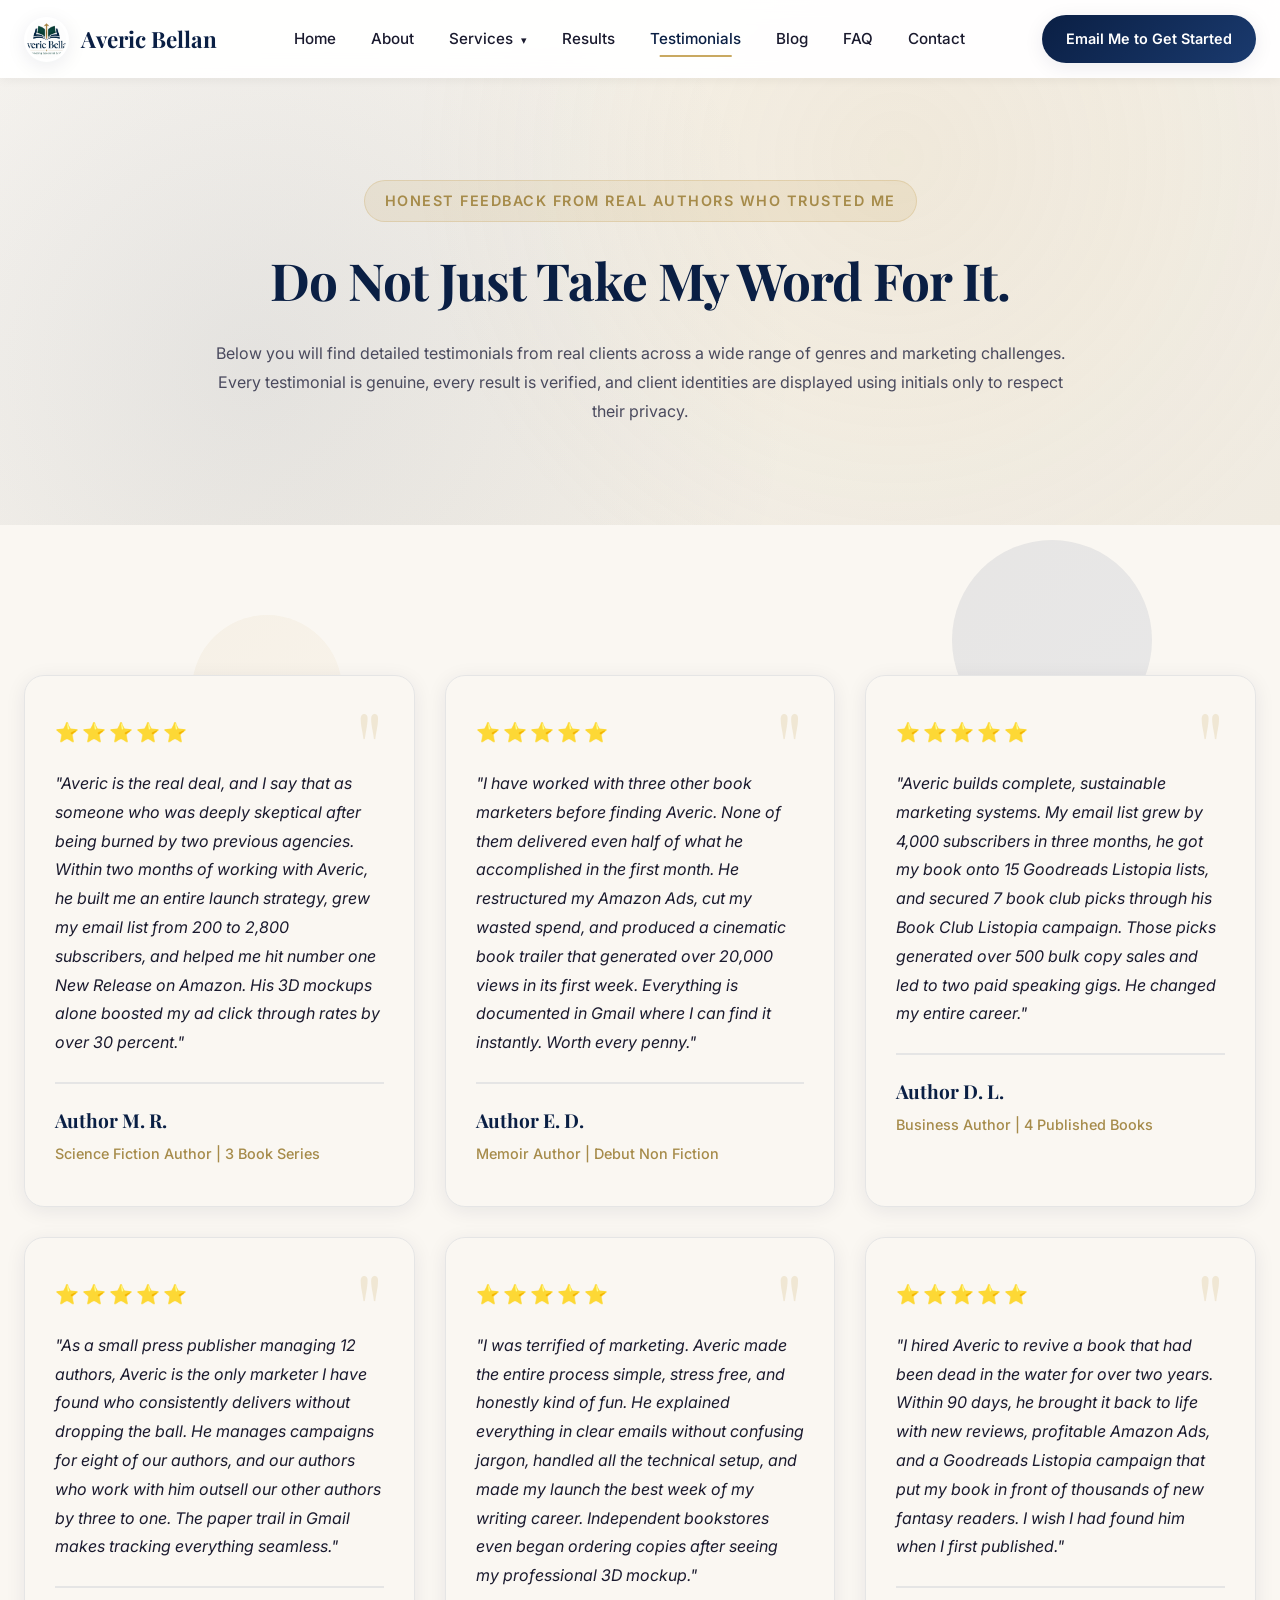
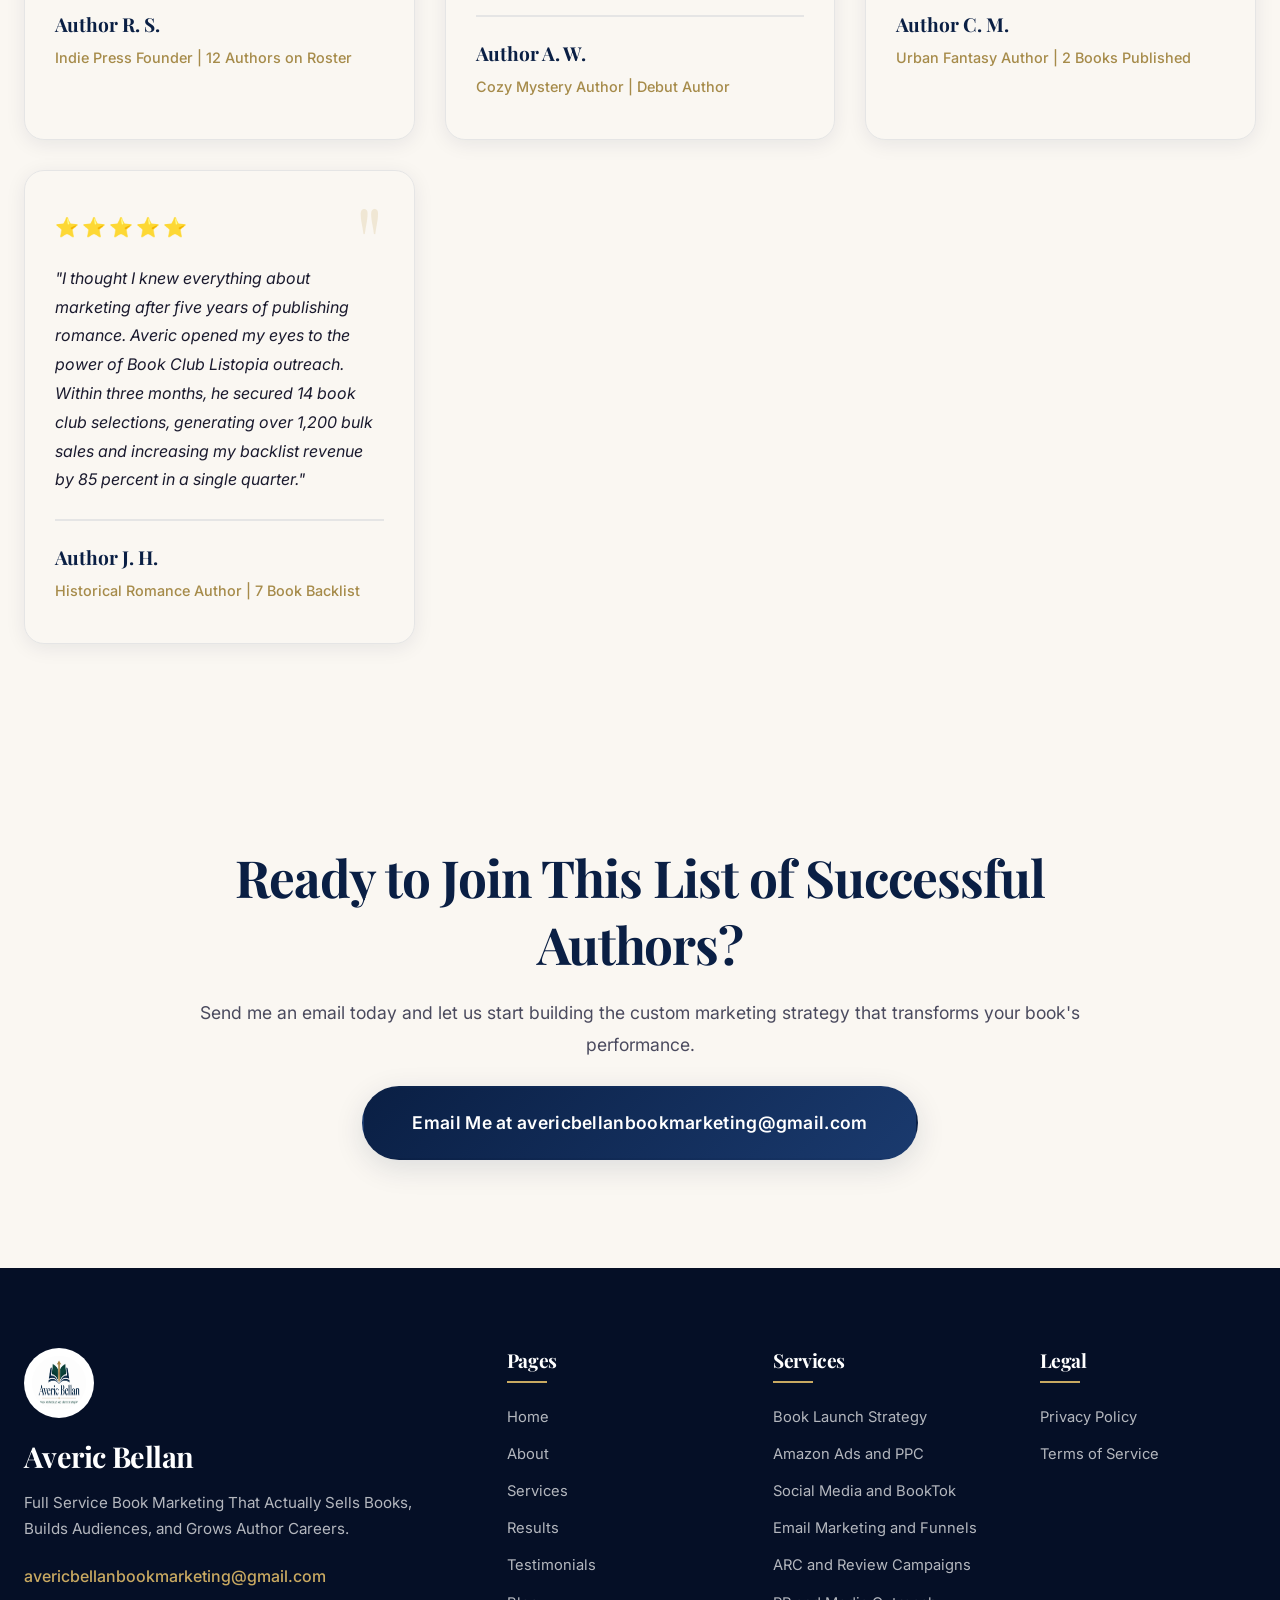
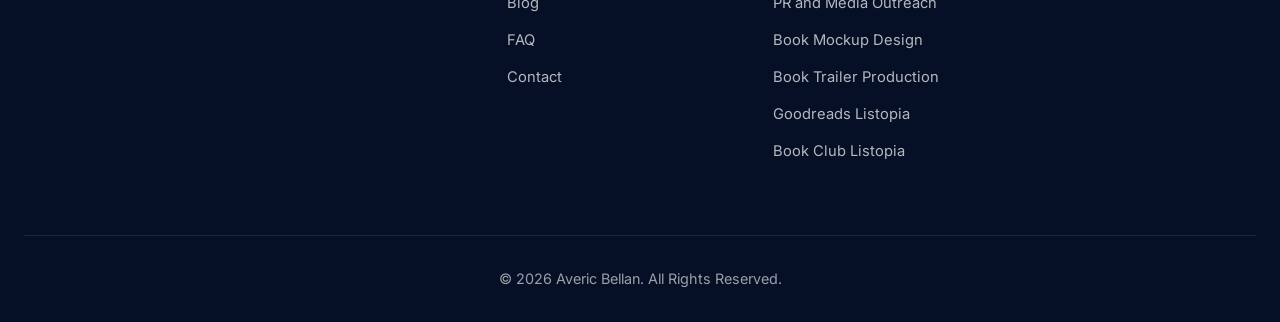
<file: testimonials.html>
﻿<!DOCTYPE html>
<html lang="en">
<head>
    <meta charset="UTF-8">
    <meta name="viewport" content="width=device-width, initial-scale=1.0">
    <meta name="description" content="Read real client testimonials and reviews for Averic Bellan Book Marketing. Verified authors across romance, thriller, fantasy, memoir, and business.">
    <title>Testimonials | Averic Bellan</title>
    <link rel="icon" type="image/png" href="Averic Bellan.png">
    <link rel="stylesheet" href="style.css">
    <link rel="preconnect" href="https://fonts.googleapis.com">
    <link rel="preconnect" href="https://fonts.gstatic.com" crossorigin>
    <link href="https://fonts.googleapis.com/css2?family=Playfair+Display:wght@400;500;600;700;800;900&family=Inter:wght@300;400;500;600;700;800&display=swap" rel="stylesheet">
</head>
<body>

    <div class="loader-wrapper" id="loader">
        <div class="loader-inner">
            <div class="spinner"></div>
            <img src="Averic Bellan.png" alt="Averic Bellan Logo" class="loader-logo">
            <p class="loader-text">Loading Excellence...</p>
        </div>
    </div>

    <div class="floating-shapes">
        <div class="shape shape-1"></div>
        <div class="shape shape-2"></div>
        <div class="shape shape-3"></div>
        <div class="shape shape-4"></div>
        <div class="shape shape-5"></div>
        <div class="shape shape-6"></div>
    </div>

    <nav class="navbar" id="navbar">
        <div class="nav-container">
            <a href="index.html" class="nav-logo">
                <img src="Averic Bellan.png" alt="Averic Bellan Logo" class="nav-logo-img">
                <span class="nav-logo-text">Averic Bellan</span>
            </a>
            <div class="nav-toggle" id="navToggle">
                <span></span>
                <span></span>
                <span></span>
            </div>
            <ul class="nav-menu" id="navMenu">
                <li class="nav-item"><a href="index.html" class="nav-link">Home</a></li>
                <li class="nav-item"><a href="about.html" class="nav-link">About</a></li>
                <li class="nav-item nav-dropdown">
                    <a href="services.html" class="nav-link nav-dropdown-trigger">Services <span class="dropdown-arrow">&#9662;</span></a>
                    <ul class="dropdown-menu">
                        <li><a href="services.html#launch-strategy">Book Launch Strategy</a></li>
                        <li><a href="services.html#amazon-ads">Amazon Ads and PPC</a></li>
                        <li><a href="services.html#social-media">Social Media and BookTok</a></li>
                        <li><a href="services.html#email-marketing">Email Marketing and Funnels</a></li>
                        <li><a href="services.html#arc-campaigns">ARC and Review Campaigns</a></li>
                        <li><a href="services.html#pr-outreach">PR and Media Outreach</a></li>
                        <li><a href="services.html#book-mockups">Book Mockup Design</a></li>
                        <li><a href="services.html#book-trailers">Book Trailer Production</a></li>
                        <li><a href="services.html#goodreads-listopia">Goodreads Listopia</a></li>
                        <li><a href="services.html#book-club-listopia">Book Club Listopia</a></li>
                    </ul>
                </li>
                <li class="nav-item"><a href="results.html" class="nav-link">Results</a></li>
                <li class="nav-item"><a href="testimonials.html" class="nav-link active">Testimonials</a></li>
                <li class="nav-item"><a href="blog.html" class="nav-link">Blog</a></li>
                <li class="nav-item"><a href="faq.html" class="nav-link">FAQ</a></li>
                <li class="nav-item"><a href="contact.html" class="nav-link">Contact</a></li>
            </ul>
            <a href="mailto:avericbellanbookmarketing@gmail.com" class="nav-cta-btn">Email Me to Get Started</a>
        </div>
    </nav>

    <section class="page-hero">
        <div class="container">
            <div class="page-hero-content fade-in-up">
                <span class="page-hero-pre">Honest Feedback From Real Authors Who Trusted Me</span>
                <h1 class="page-hero-title">Do Not Just Take My Word For It.</h1>
                <p class="page-hero-subtitle">Below you will find detailed testimonials from real clients across a wide range of genres and marketing challenges. Every testimonial is genuine, every result is verified, and client identities are displayed using initials only to respect their privacy.</p>
            </div>
        </div>
    </section>

    <section class="section">
        <div class="container">
            <div class="testimonials-grid">

                <div class="testimonial-card fade-in-up">
                    <div class="testimonial-stars">&#11088;&#11088;&#11088;&#11088;&#11088;</div>
                    <p class="testimonial-text">"Averic is the real deal, and I say that as someone who was deeply skeptical after being burned by two previous agencies. Within two months of working with Averic, he built me an entire launch strategy, grew my email list from 200 to 2,800 subscribers, and helped me hit number one New Release on Amazon. His 3D mockups alone boosted my ad click through rates by over 30 percent."</p>
                    <div class="testimonial-author">
                        <span class="testimonial-name">Author M. R.</span>
                        <span class="testimonial-role">Science Fiction Author | 3 Book Series</span>
                    </div>
                </div>

                <div class="testimonial-card fade-in-up delay-1">
                    <div class="testimonial-stars">&#11088;&#11088;&#11088;&#11088;&#11088;</div>
                    <p class="testimonial-text">"I have worked with three other book marketers before finding Averic. None of them delivered even half of what he accomplished in the first month. He restructured my Amazon Ads, cut my wasted spend, and produced a cinematic book trailer that generated over 20,000 views in its first week. Everything is documented in Gmail where I can find it instantly. Worth every penny."</p>
                    <div class="testimonial-author">
                        <span class="testimonial-name">Author E. D.</span>
                        <span class="testimonial-role">Memoir Author | Debut Non Fiction</span>
                    </div>
                </div>

                <div class="testimonial-card fade-in-up delay-2">
                    <div class="testimonial-stars">&#11088;&#11088;&#11088;&#11088;&#11088;</div>
                    <p class="testimonial-text">"Averic builds complete, sustainable marketing systems. My email list grew by 4,000 subscribers in three months, he got my book onto 15 Goodreads Listopia lists, and secured 7 book club picks through his Book Club Listopia campaign. Those picks generated over 500 bulk copy sales and led to two paid speaking gigs. He changed my entire career."</p>
                    <div class="testimonial-author">
                        <span class="testimonial-name">Author D. L.</span>
                        <span class="testimonial-role">Business Author | 4 Published Books</span>
                    </div>
                </div>

                <div class="testimonial-card fade-in-up">
                    <div class="testimonial-stars">&#11088;&#11088;&#11088;&#11088;&#11088;</div>
                    <p class="testimonial-text">"As a small press publisher managing 12 authors, Averic is the only marketer I have found who consistently delivers without dropping the ball. He manages campaigns for eight of our authors, and our authors who work with him outsell our other authors by three to one. The paper trail in Gmail makes tracking everything seamless."</p>
                    <div class="testimonial-author">
                        <span class="testimonial-name">Author R. S.</span>
                        <span class="testimonial-role">Indie Press Founder | 12 Authors on Roster</span>
                    </div>
                </div>

                <div class="testimonial-card fade-in-up delay-1">
                    <div class="testimonial-stars">&#11088;&#11088;&#11088;&#11088;&#11088;</div>
                    <p class="testimonial-text">"I was terrified of marketing. Averic made the entire process simple, stress free, and honestly kind of fun. He explained everything in clear emails without confusing jargon, handled all the technical setup, and made my launch the best week of my writing career. Independent bookstores even began ordering copies after seeing my professional 3D mockup."</p>
                    <div class="testimonial-author">
                        <span class="testimonial-name">Author A. W.</span>
                        <span class="testimonial-role">Cozy Mystery Author | Debut Author</span>
                    </div>
                </div>

                <div class="testimonial-card fade-in-up delay-2">
                    <div class="testimonial-stars">&#11088;&#11088;&#11088;&#11088;&#11088;</div>
                    <p class="testimonial-text">"I hired Averic to revive a book that had been dead in the water for over two years. Within 90 days, he brought it back to life with new reviews, profitable Amazon Ads, and a Goodreads Listopia campaign that put my book in front of thousands of new fantasy readers. I wish I had found him when I first published."</p>
                    <div class="testimonial-author">
                        <span class="testimonial-name">Author C. M.</span>
                        <span class="testimonial-role">Urban Fantasy Author | 2 Books Published</span>
                    </div>
                </div>

                <div class="testimonial-card fade-in-up">
                    <div class="testimonial-stars">&#11088;&#11088;&#11088;&#11088;&#11088;</div>
                    <p class="testimonial-text">"I thought I knew everything about marketing after five years of publishing romance. Averic opened my eyes to the power of Book Club Listopia outreach. Within three months, he secured 14 book club selections, generating over 1,200 bulk sales and increasing my backlist revenue by 85 percent in a single quarter."</p>
                    <div class="testimonial-author">
                        <span class="testimonial-name">Author J. H.</span>
                        <span class="testimonial-role">Historical Romance Author | 7 Book Backlist</span>
                    </div>
                </div>

            </div>
        </div>
    </section>

    <section class="section final-cta-section">
        <div class="container">
            <div class="final-cta-content fade-in-up">
                <h2 class="section-title">Ready to Join This List of Successful Authors?</h2>
                <p>Send me an email today and let us start building the custom marketing strategy that transforms your book's performance.</p>
                <a href="mailto:avericbellanbookmarketing@gmail.com" class="btn btn-primary btn-large">Email Me at avericbellanbookmarketing@gmail.com</a>
            </div>
        </div>
    </section>

    <footer class="footer" id="footer">
        <div class="container">
            <div class="footer-grid">
                <div class="footer-brand">
                    <img src="Averic Bellan.png" alt="Averic Bellan Logo" class="footer-logo">
                    <h3 class="footer-brand-name">Averic Bellan</h3>
                    <p class="footer-tagline">Full Service Book Marketing That Actually Sells Books, Builds Audiences, and Grows Author Careers.</p>
                    <p class="footer-email"><a href="mailto:avericbellanbookmarketing@gmail.com">avericbellanbookmarketing@gmail.com</a></p>
                </div>
                <div class="footer-links-col">
                    <h4 class="footer-heading">Pages</h4>
                    <ul class="footer-links">
                        <li><a href="index.html">Home</a></li>
                        <li><a href="about.html">About</a></li>
                        <li><a href="services.html">Services</a></li>
                        <li><a href="results.html">Results</a></li>
                        <li><a href="testimonials.html">Testimonials</a></li>
                        <li><a href="blog.html">Blog</a></li>
                        <li><a href="faq.html">FAQ</a></li>
                        <li><a href="contact.html">Contact</a></li>
                    </ul>
                </div>
                <div class="footer-links-col">
                    <h4 class="footer-heading">Services</h4>
                    <ul class="footer-links">
                        <li><a href="services.html#launch-strategy">Book Launch Strategy</a></li>
                        <li><a href="services.html#amazon-ads">Amazon Ads and PPC</a></li>
                        <li><a href="services.html#social-media">Social Media and BookTok</a></li>
                        <li><a href="services.html#email-marketing">Email Marketing and Funnels</a></li>
                        <li><a href="services.html#arc-campaigns">ARC and Review Campaigns</a></li>
                        <li><a href="services.html#pr-outreach">PR and Media Outreach</a></li>
                        <li><a href="services.html#book-mockups">Book Mockup Design</a></li>
                        <li><a href="services.html#book-trailers">Book Trailer Production</a></li>
                        <li><a href="services.html#goodreads-listopia">Goodreads Listopia</a></li>
                        <li><a href="services.html#book-club-listopia">Book Club Listopia</a></li>
                    </ul>
                </div>
                <div class="footer-links-col">
                    <h4 class="footer-heading">Legal</h4>
                    <ul class="footer-links">
                        <li><a href="privacy.html">Privacy Policy</a></li>
                        <li><a href="terms.html">Terms of Service</a></li>
                    </ul>
                </div>
            </div>
            <div class="footer-bottom">
                <p>&copy; 2026 Averic Bellan. All Rights Reserved.</p>
            </div>
        </div>
    </footer>

    <button class="back-to-top" id="backToTop" title="Back to Top">&#8679;</button>
    <script src="script.js"></script>
</body>
</html>
</file>
<file: style.css>
/* ===========================================
   GLOBAL RESET AND BASE STYLES
=========================================== */
* {
    margin: 0;
    padding: 0;
    box-sizing: border-box;
}

:root {
    /* COLOR THEME - PROFESSIONAL NAVY, GOLD, CREAM */
    --primary-navy: #0A1F44;
    --primary-navy-light: #1A3A6E;
    --primary-navy-dark: #050F26;
    --accent-gold: #C9A961;
    --accent-gold-light: #E6C988;
    --accent-gold-dark: #A68B4A;
    --cream: #FAF7F2;
    --cream-dark: #F0EBE1;
    --white: #FFFFFF;
    --text-dark: #1A1A2E;
    --text-medium: #4A4A5E;
    --text-light: #7A7A8E;
    --border-light: #E5E5E5;
    --shadow-soft: 0 4px 20px rgba(10, 31, 68, 0.08);
    --shadow-medium: 0 8px 30px rgba(10, 31, 68, 0.12);
    --shadow-strong: 0 15px 50px rgba(10, 31, 68, 0.18);
    --gradient-primary: linear-gradient(135deg, #0A1F44 0%, #1A3A6E 100%);
    --gradient-gold: linear-gradient(135deg, #C9A961 0%, #E6C988 100%);
    --gradient-overlay: linear-gradient(135deg, rgba(10, 31, 68, 0.95) 0%, rgba(26, 58, 110, 0.9) 100%);

    /* TYPOGRAPHY */
    --font-heading: 'Playfair Display', Georgia, serif;
    --font-body: 'Inter', -apple-system, BlinkMacSystemFont, sans-serif;

    /* TRANSITIONS */
    --transition-fast: all 0.3s cubic-bezier(0.4, 0, 0.2, 1);
    --transition-medium: all 0.5s cubic-bezier(0.4, 0, 0.2, 1);
    --transition-slow: all 0.8s cubic-bezier(0.4, 0, 0.2, 1);
}

html {
    scroll-behavior: smooth;
    font-size: 16px;
}

body {
    font-family: var(--font-body);
    color: var(--text-dark);
    background: var(--cream);
    line-height: 1.7;
    overflow-x: hidden;
    position: relative;
}

/* ===========================================
   LOADING SPINNER
=========================================== */
.loader-wrapper {
    position: fixed;
    top: 0;
    left: 0;
    width: 100%;
    height: 100vh;
    background: var(--gradient-primary);
    display: flex;
    align-items: center;
    justify-content: center;
    z-index: 99999;
    transition: opacity 0.8s ease, visibility 0.8s ease;
}

.loader-wrapper.hidden {
    opacity: 0;
    visibility: hidden;
}

.loader-inner {
    text-align: center;
}

.spinner {
    width: 80px;
    height: 80px;
    border: 4px solid rgba(201, 169, 97, 0.2);
    border-top-color: var(--accent-gold);
    border-radius: 50%;
    animation: spin 1s linear infinite;
    margin: 0 auto 25px;
}

.loader-logo {
    width: 100px;
    height: auto;
    margin: 0 auto 15px;
    animation: pulse 2s ease-in-out infinite;
    border-radius: 50%;
    background: var(--white);
    padding: 10px;
}

.loader-text {
    color: var(--accent-gold);
    font-family: var(--font-heading);
    font-size: 1.3rem;
    font-weight: 500;
    letter-spacing: 2px;
    animation: fadeInOut 2s ease-in-out infinite;
}

@keyframes spin {
    to { transform: rotate(360deg); }
}

@keyframes pulse {
    0%, 100% { transform: scale(1); }
    50% { transform: scale(1.1); }
}

@keyframes fadeInOut {
    0%, 100% { opacity: 0.5; }
    50% { opacity: 1; }
}

/* ===========================================
   FLOATING BACKGROUND SHAPES
=========================================== */
.floating-shapes {
    position: fixed;
    top: 0;
    left: 0;
    width: 100%;
    height: 100%;
    pointer-events: none;
    z-index: 0;
    overflow: hidden;
}

.shape {
    position: absolute;
    opacity: 0.08;
    border-radius: 50%;
    background: var(--gradient-gold);
    animation: float 20s infinite ease-in-out;
}

.shape-1 {
    width: 300px;
    height: 300px;
    top: 10%;
    left: 5%;
    animation-duration: 25s;
    animation-delay: 0s;
}

.shape-2 {
    width: 200px;
    height: 200px;
    top: 60%;
    right: 10%;
    background: var(--gradient-primary);
    animation-duration: 30s;
    animation-delay: 2s;
}

.shape-3 {
    width: 150px;
    height: 150px;
    bottom: 15%;
    left: 15%;
    animation-duration: 22s;
    animation-delay: 4s;
}

.shape-4 {
    width: 250px;
    height: 250px;
    top: 30%;
    right: 25%;
    background: var(--gradient-primary);
    animation-duration: 28s;
    animation-delay: 1s;
}

.shape-5 {
    width: 180px;
    height: 180px;
    top: 80%;
    left: 50%;
    animation-duration: 24s;
    animation-delay: 3s;
}

.shape-6 {
    width: 120px;
    height: 120px;
    top: 20%;
    left: 70%;
    animation-duration: 26s;
    animation-delay: 5s;
}

.shape-7 {
    width: 220px;
    height: 220px;
    bottom: 30%;
    right: 5%;
    background: var(--gradient-primary);
    animation-duration: 29s;
    animation-delay: 2.5s;
}

.shape-8 {
    width: 160px;
    height: 160px;
    top: 50%;
    left: 40%;
    animation-duration: 27s;
    animation-delay: 1.5s;
}

@keyframes float {
    0%, 100% {
        transform: translate(0, 0) rotate(0deg);
    }
    25% {
        transform: translate(50px, -50px) rotate(90deg);
    }
    50% {
        transform: translate(-30px, -80px) rotate(180deg);
    }
    75% {
        transform: translate(-60px, 40px) rotate(270deg);
    }
}

/* ===========================================
   TYPOGRAPHY
=========================================== */
h1, h2, h3, h4, h5, h6 {
    font-family: var(--font-heading);
    font-weight: 700;
    line-height: 1.3;
    color: var(--primary-navy);
    letter-spacing: -0.02em;
}

h1 { font-size: clamp(2.5rem, 5vw, 4.5rem); }
h2 { font-size: clamp(2rem, 4vw, 3.5rem); }
h3 { font-size: clamp(1.5rem, 2.5vw, 2.2rem); }
h4 { font-size: clamp(1.25rem, 2vw, 1.75rem); }

p {
    font-size: clamp(1rem, 1.1vw, 1.15rem);
    color: var(--text-medium);
    margin-bottom: 1.2rem;
    line-height: 1.8;
}

a {
    text-decoration: none;
    color: var(--primary-navy);
    transition: var(--transition-fast);
}

ul {
    list-style: none;
}

img {
    max-width: 100%;
    height: auto;
    display: block;
}

/* ===========================================
   CONTAINER AND LAYOUT
=========================================== */
.container {
    max-width: 1280px;
    margin: 0 auto;
    padding: 0 24px;
    position: relative;
    z-index: 1;
}

.section {
    padding: 100px 0;
    position: relative;
    z-index: 1;
}

.section-header {
    text-align: center;
    max-width: 900px;
    margin: 0 auto 70px;
}

.section-title {
    margin-bottom: 20px;
    color: var(--primary-navy);
}

.section-subtitle {
    font-size: 1.15rem;
    color: var(--text-medium);
    max-width: 800px;
    margin: 0 auto;
}

.section-cta {
    text-align: center;
    margin-top: 60px;
}

/* ===========================================
   BUTTONS
=========================================== */
.btn {
    display: inline-block;
    padding: 16px 36px;
    font-family: var(--font-body);
    font-size: 1rem;
    font-weight: 600;
    text-align: center;
    text-decoration: none;
    border: 2px solid transparent;
    border-radius: 50px;
    cursor: pointer;
    transition: var(--transition-medium);
    position: relative;
    overflow: hidden;
    letter-spacing: 0.3px;
    z-index: 1;
}

.btn::before {
    content: '';
    position: absolute;
    top: 0;
    left: -100%;
    width: 100%;
    height: 100%;
    background: linear-gradient(90deg, transparent, rgba(255, 255, 255, 0.3), transparent);
    transition: left 0.6s ease;
    z-index: -1;
}

.btn:hover::before {
    left: 100%;
}

.btn-primary {
    background: var(--gradient-primary);
    color: var(--white);
    box-shadow: var(--shadow-medium);
}

.btn-primary:hover {
    transform: translateY(-3px);
    box-shadow: 0 15px 35px rgba(10, 31, 68, 0.25);
    background: linear-gradient(135deg, #1A3A6E 0%, #0A1F44 100%);
}

.btn-secondary {
    background: transparent;
    color: var(--primary-navy);
    border: 2px solid var(--primary-navy);
}

.btn-secondary:hover {
    background: var(--primary-navy);
    color: var(--white);
    transform: translateY(-3px);
    box-shadow: var(--shadow-medium);
}

.btn-gold {
    background: var(--gradient-gold);
    color: var(--primary-navy);
    box-shadow: var(--shadow-medium);
}

.btn-gold:hover {
    transform: translateY(-3px);
    box-shadow: 0 15px 35px rgba(201, 169, 97, 0.4);
}

.btn-large {
    padding: 20px 48px;
    font-size: 1.1rem;
}

.btn-full {
    width: 100%;
}

/* ===========================================
   NAVIGATION
=========================================== */
.navbar {
    position: fixed;
    top: 0;
    left: 0;
    width: 100%;
    background: rgba(255, 255, 255, 0.95);
    backdrop-filter: blur(10px);
    -webkit-backdrop-filter: blur(10px);
    z-index: 1000;
    transition: var(--transition-fast);
    box-shadow: 0 2px 10px rgba(0, 0, 0, 0.05);
}

.navbar.scrolled {
    background: rgba(255, 255, 255, 0.98);
    box-shadow: var(--shadow-soft);
    padding: 5px 0;
}

.nav-container {
    max-width: 1400px;
    margin: 0 auto;
    padding: 15px 24px;
    display: flex;
    align-items: center;
    justify-content: space-between;
    gap: 30px;
}

.nav-logo {
    display: flex;
    align-items: center;
    gap: 12px;
    text-decoration: none;
    transition: var(--transition-fast);
}

.nav-logo:hover {
    transform: scale(1.03);
}

.nav-logo-img {
    width: 45px;
    height: 45px;
    border-radius: 50%;
    object-fit: cover;
    background: var(--white);
    padding: 3px;
    box-shadow: var(--shadow-soft);
}

.nav-logo-text {
    font-family: var(--font-heading);
    font-size: 1.4rem;
    font-weight: 700;
    color: var(--primary-navy);
}

.nav-menu {
    display: flex;
    align-items: center;
    gap: 5px;
    list-style: none;
    flex: 1;
    justify-content: center;
}

.nav-item {
    position: relative;
}

.nav-link {
    display: block;
    padding: 10px 15px;
    font-size: 0.95rem;
    font-weight: 500;
    color: var(--text-dark);
    text-decoration: none;
    transition: var(--transition-fast);
    position: relative;
}

.nav-link::after {
    content: '';
    position: absolute;
    bottom: 5px;
    left: 50%;
    transform: translateX(-50%);
    width: 0;
    height: 2px;
    background: var(--accent-gold);
    transition: width 0.3s ease;
}

.nav-link:hover::after,
.nav-link.active::after {
    width: 60%;
}

.nav-link:hover,
.nav-link.active {
    color: var(--primary-navy);
}

.dropdown-arrow {
    font-size: 0.7rem;
    margin-left: 4px;
    display: inline-block;
    transition: transform 0.3s ease;
}

.nav-dropdown:hover .dropdown-arrow {
    transform: rotate(180deg);
}

.dropdown-menu {
    position: absolute;
    top: 100%;
    left: 50%;
    transform: translateX(-50%) translateY(10px);
    background: var(--white);
    min-width: 280px;
    padding: 15px 0;
    border-radius: 12px;
    box-shadow: var(--shadow-strong);
    opacity: 0;
    visibility: hidden;
    transition: var(--transition-fast);
    list-style: none;
    border-top: 3px solid var(--accent-gold);
}

.nav-dropdown:hover .dropdown-menu {
    opacity: 1;
    visibility: visible;
    transform: translateX(-50%) translateY(0);
}

.dropdown-menu li a {
    display: block;
    padding: 12px 25px;
    font-size: 0.92rem;
    font-weight: 500;
    color: var(--text-dark);
    transition: var(--transition-fast);
    border-left: 3px solid transparent;
}

.dropdown-menu li a:hover {
    background: var(--cream);
    color: var(--primary-navy);
    border-left-color: var(--accent-gold);
    padding-left: 30px;
}

.nav-cta-btn {
    display: inline-block;
    padding: 12px 24px;
    background: var(--gradient-primary);
    color: var(--white);
    font-size: 0.9rem;
    font-weight: 600;
    text-decoration: none;
    border-radius: 50px;
    transition: var(--transition-fast);
    box-shadow: var(--shadow-soft);
    white-space: nowrap;
}

.nav-cta-btn:hover {
    transform: translateY(-2px);
    box-shadow: var(--shadow-medium);
    background: linear-gradient(135deg, #1A3A6E 0%, #0A1F44 100%);
    color: var(--white);
}

.nav-toggle {
    display: none;
    flex-direction: column;
    gap: 5px;
    cursor: pointer;
    padding: 5px;
}

.nav-toggle span {
    width: 28px;
    height: 3px;
    background: var(--primary-navy);
    border-radius: 2px;
    transition: var(--transition-fast);
}

.nav-toggle.active span:nth-child(1) {
    transform: rotate(45deg) translate(6px, 6px);
}

.nav-toggle.active span:nth-child(2) {
    opacity: 0;
}

.nav-toggle.active span:nth-child(3) {
    transform: rotate(-45deg) translate(6px, -6px);
}

/* ===========================================
   HERO SECTION
=========================================== */
.hero {
    min-height: 100vh;
    padding: 150px 0 100px;
    display: flex;
    align-items: center;
    position: relative;
    background: linear-gradient(135deg, #FAF7F2 0%, #F0EBE1 100%);
    overflow: hidden;
}

.hero-bg-overlay {
    position: absolute;
    top: 0;
    left: 0;
    width: 100%;
    height: 100%;
    background: radial-gradient(circle at 70% 30%, rgba(201, 169, 97, 0.1) 0%, transparent 50%),
                radial-gradient(circle at 20% 70%, rgba(10, 31, 68, 0.08) 0%, transparent 50%);
    z-index: 0;
}

.hero-content {
    text-align: center;
    max-width: 1100px;
    margin: 0 auto;
    position: relative;
    z-index: 1;
}

.hero-pre-headline {
    display: inline-block;
    padding: 8px 20px;
    background: rgba(201, 169, 97, 0.15);
    color: var(--accent-gold-dark);
    font-size: 0.9rem;
    font-weight: 600;
    letter-spacing: 1.5px;
    text-transform: uppercase;
    border-radius: 50px;
    margin-bottom: 25px;
    border: 1px solid rgba(201, 169, 97, 0.3);
}

.hero-headline {
    font-size: clamp(2.2rem, 4.5vw, 4rem);
    line-height: 1.2;
    margin-bottom: 30px;
    color: var(--primary-navy);
}

.hero-subheadline {
    font-size: clamp(1.05rem, 1.3vw, 1.2rem);
    color: var(--text-medium);
    max-width: 900px;
    margin: 0 auto 40px;
    line-height: 1.8;
}

.hero-buttons {
    display: flex;
    gap: 20px;
    justify-content: center;
    flex-wrap: wrap;
    margin-bottom: 60px;
}

.hero-trust-bar {
    display: flex;
    flex-wrap: wrap;
    justify-content: center;
    gap: 20px 40px;
    padding: 30px;
    background: rgba(255, 255, 255, 0.6);
    backdrop-filter: blur(10px);
    border-radius: 20px;
    border: 1px solid rgba(201, 169, 97, 0.2);
}

.trust-item {
    display: flex;
    align-items: center;
    gap: 8px;
    font-size: 0.92rem;
    font-weight: 500;
    color: var(--text-dark);
}

.trust-icon {
    font-size: 1.3rem;
}

/* ===========================================
   PROBLEM SECTION
=========================================== */
.problem-section {
    background: var(--white);
}

.problem-content {
    max-width: 900px;
    margin: 0 auto;
    text-align: left;
}

.problem-content p {
    font-size: 1.1rem;
    line-height: 1.9;
    margin-bottom: 25px;
}

.highlight-text {
    font-family: var(--font-heading);
    font-size: 1.4rem !important;
    font-weight: 600;
    color: var(--primary-navy) !important;
    text-align: center;
    padding: 30px;
    background: linear-gradient(135deg, rgba(201, 169, 97, 0.1) 0%, rgba(201, 169, 97, 0.05) 100%);
    border-left: 4px solid var(--accent-gold);
    border-right: 4px solid var(--accent-gold);
    border-radius: 10px;
    margin-top: 30px;
}

/* ===========================================
   INTRO SECTION
=========================================== */
.intro-section {
    background: var(--cream);
}

.intro-grid {
    display: grid;
    grid-template-columns: 1fr 1.5fr;
    gap: 60px;
    align-items: center;
}

.intro-image {
    position: relative;
}

.intro-img {
    width: 100%;
    max-width: 400px;
    margin: 0 auto;
    border-radius: 20px;
    box-shadow: var(--shadow-strong);
    background: var(--white);
    padding: 30px;
    transition: var(--transition-medium);
}

.intro-image:hover .intro-img {
    transform: translateY(-10px);
    box-shadow: 0 25px 60px rgba(10, 31, 68, 0.25);
}

.intro-text h2 {
    margin-bottom: 25px;
}

/* ===========================================
   SERVICES OVERVIEW SECTION
=========================================== */
.services-overview-section {
    background: var(--white);
}

.services-grid {
    display: grid;
    grid-template-columns: repeat(auto-fit, minmax(320px, 1fr));
    gap: 30px;
    margin-top: 50px;
}

.service-card {
    background: var(--white);
    padding: 40px 30px;
    border-radius: 20px;
    box-shadow: var(--shadow-soft);
    transition: var(--transition-medium);
    position: relative;
    overflow: hidden;
    border: 1px solid var(--border-light);
}

.service-card::before {
    content: '';
    position: absolute;
    top: 0;
    left: 0;
    width: 100%;
    height: 4px;
    background: var(--gradient-gold);
    transform: scaleX(0);
    transform-origin: left;
    transition: transform 0.5s ease;
}

.service-card:hover {
    transform: translateY(-10px);
    box-shadow: var(--shadow-strong);
    border-color: var(--accent-gold);
}

.service-card:hover::before {
    transform: scaleX(1);
}

.service-card-icon {
    font-size: 3rem;
    margin-bottom: 20px;
    display: inline-block;
    padding: 15px;
    background: linear-gradient(135deg, rgba(201, 169, 97, 0.1) 0%, rgba(201, 169, 97, 0.05) 100%);
    border-radius: 15px;
    transition: var(--transition-medium);
}

.service-card:hover .service-card-icon {
    transform: scale(1.1) rotate(5deg);
    background: linear-gradient(135deg, rgba(201, 169, 97, 0.2) 0%, rgba(201, 169, 97, 0.1) 100%);
}

.service-card-title {
    font-size: 1.5rem;
    margin-bottom: 15px;
    color: var(--primary-navy);
}

.service-card-text {
    font-size: 0.98rem;
    color: var(--text-medium);
    margin-bottom: 20px;
    line-height: 1.7;
}

.service-card-link {
    display: inline-flex;
    align-items: center;
    gap: 8px;
    color: var(--accent-gold-dark);
    font-weight: 600;
    font-size: 0.95rem;
    text-decoration: none;
    transition: var(--transition-fast);
    padding-bottom: 2px;
    border-bottom: 2px solid transparent;
}

.service-card-link::after {
    content: '→';
    transition: transform 0.3s ease;
}

.service-card-link:hover {
    color: var(--primary-navy);
    border-bottom-color: var(--accent-gold);
}

.service-card-link:hover::after {
    transform: translateX(5px);
}

/* ===========================================
   STATS SECTION
=========================================== */
.stats-section {
    background: var(--gradient-primary);
    color: var(--white);
    position: relative;
    overflow: hidden;
}

.stats-section::before {
    content: '';
    position: absolute;
    top: 0;
    left: 0;
    width: 100%;
    height: 100%;
    background: radial-gradient(circle at 20% 30%, rgba(201, 169, 97, 0.2) 0%, transparent 50%),
                radial-gradient(circle at 80% 70%, rgba(201, 169, 97, 0.15) 0%, transparent 50%);
    z-index: 0;
}

.stats-section .section-title {
    color: var(--white);
}

.stats-grid {
    display: grid;
    grid-template-columns: repeat(auto-fit, minmax(280px, 1fr));
    gap: 40px;
    margin-top: 60px;
    position: relative;
    z-index: 1;
}

.stat-card {
    text-align: center;
    padding: 40px 20px;
    background: rgba(255, 255, 255, 0.08);
    backdrop-filter: blur(10px);
    border-radius: 20px;
    border: 1px solid rgba(201, 169, 97, 0.3);
    transition: var(--transition-medium);
}

.stat-card:hover {
    transform: translateY(-10px);
    background: rgba(255, 255, 255, 0.12);
    border-color: var(--accent-gold);
    box-shadow: 0 20px 40px rgba(0, 0, 0, 0.2);
}

.stat-number {
    font-family: var(--font-heading);
    font-size: clamp(3rem, 5vw, 4.5rem);
    font-weight: 800;
    color: var(--accent-gold);
    line-height: 1;
    display: inline-block;
}

.stat-suffix {
    font-family: var(--font-heading);
    font-size: clamp(2rem, 3vw, 3rem);
    font-weight: 700;
    color: var(--accent-gold);
    display: inline-block;
    margin-left: 5px;
}

.stat-label {
    font-size: 1rem;
    color: rgba(255, 255, 255, 0.9);
    margin-top: 15px;
    line-height: 1.5;
}

/* ===========================================
   HOW IT WORKS SECTION
=========================================== */
.how-it-works-section {
    background: var(--cream);
}

.steps-grid {
    display: grid;
    grid-template-columns: repeat(auto-fit, minmax(280px, 1fr));
    gap: 30px;
    margin-top: 50px;
}

.step-card {
    background: var(--white);
    padding: 40px 30px;
    border-radius: 20px;
    box-shadow: var(--shadow-soft);
    transition: var(--transition-medium);
    position: relative;
    border: 1px solid var(--border-light);
}

.step-card:hover {
    transform: translateY(-10px);
    box-shadow: var(--shadow-strong);
    border-color: var(--accent-gold);
}

.step-number {
    font-family: var(--font-heading);
    font-size: 3.5rem;
    font-weight: 800;
    color: var(--accent-gold);
    line-height: 1;
    margin-bottom: 20px;
    opacity: 0.9;
}

.step-title {
    font-size: 1.4rem;
    margin-bottom: 15px;
    color: var(--primary-navy);
}

.step-text {
    font-size: 0.98rem;
    line-height: 1.7;
    color: var(--text-medium);
}

/* ===========================================
   TESTIMONIAL SECTION
=========================================== */
.testimonials-preview-section {
    background: var(--white);
}

.testimonials-grid {
    display: grid;
    grid-template-columns: repeat(auto-fit, minmax(320px, 1fr));
    gap: 30px;
    margin-top: 50px;
}

.testimonial-card {
    background: var(--cream);
    padding: 40px 30px;
    border-radius: 20px;
    box-shadow: var(--shadow-soft);
    transition: var(--transition-medium);
    position: relative;
    border: 1px solid var(--border-light);
}

.testimonial-card::before {
    content: '"';
    position: absolute;
    top: 20px;
    right: 30px;
    font-family: var(--font-heading);
    font-size: 6rem;
    color: var(--accent-gold);
    opacity: 0.2;
    line-height: 1;
}

.testimonial-card:hover {
    transform: translateY(-10px);
    box-shadow: var(--shadow-strong);
    border-color: var(--accent-gold);
}

.testimonial-stars {
    font-size: 1.2rem;
    margin-bottom: 20px;
    letter-spacing: 3px;
}

.testimonial-text {
    font-size: 1rem;
    color: var(--text-dark);
    line-height: 1.8;
    margin-bottom: 25px;
    font-style: italic;
}

.testimonial-author {
    padding-top: 20px;
    border-top: 2px solid var(--border-light);
}

.testimonial-name {
    display: block;
    font-family: var(--font-heading);
    font-size: 1.2rem;
    font-weight: 700;
    color: var(--primary-navy);
}

.testimonial-role {
    display: block;
    font-size: 0.9rem;
    color: var(--accent-gold-dark);
    font-weight: 500;
    margin-top: 5px;
}

/* ===========================================
   LEAD MAGNET SECTION
=========================================== */
.lead-magnet-section {
    background: var(--gradient-primary);
    color: var(--white);
    position: relative;
    overflow: hidden;
}

.lead-magnet-section::before {
    content: '';
    position: absolute;
    top: 0;
    left: 0;
    width: 100%;
    height: 100%;
    background: radial-gradient(circle at 70% 50%, rgba(201, 169, 97, 0.15) 0%, transparent 50%);
    z-index: 0;
}

.lead-magnet-content {
    display: grid;
    grid-template-columns: 1fr 1fr;
    gap: 60px;
    align-items: center;
    position: relative;
    z-index: 1;
}

.lead-magnet-text .section-title {
    color: var(--white);
    text-align: left;
    margin-bottom: 25px;
}

.lead-magnet-text p {
    color: rgba(255, 255, 255, 0.9);
    font-size: 1.05rem;
    line-height: 1.8;
}

.lead-magnet-form {
    background: var(--white);
    padding: 50px 40px;
    border-radius: 20px;
    box-shadow: var(--shadow-strong);
}

.lead-magnet-form input {
    width: 100%;
    padding: 16px 20px;
    margin-bottom: 15px;
    border: 2px solid var(--border-light);
    border-radius: 50px;
    font-family: var(--font-body);
    font-size: 1rem;
    transition: var(--transition-fast);
    background: var(--cream);
}

.lead-magnet-form input:focus {
    outline: none;
    border-color: var(--accent-gold);
    background: var(--white);
}

/* ===========================================
   FINAL CTA SECTION
=========================================== */
.final-cta-section {
    background: var(--cream);
    text-align: center;
}

.final-cta-content {
    max-width: 900px;
    margin: 0 auto;
}

.final-cta-content p {
    font-size: 1.1rem;
    margin-bottom: 25px;
}

/* ===========================================
   FOOTER
=========================================== */
.footer {
    background: var(--primary-navy-dark);
    color: var(--white);
    padding: 80px 0 30px;
    position: relative;
    z-index: 1;
}

.footer-grid {
    display: grid;
    grid-template-columns: 2fr 1fr 1fr 1fr;
    gap: 50px;
    margin-bottom: 60px;
}

.footer-logo {
    width: 70px;
    height: 70px;
    border-radius: 50%;
    background: var(--white);
    padding: 8px;
    margin-bottom: 20px;
}

.footer-brand-name {
    font-size: 1.8rem;
    color: var(--white);
    margin-bottom: 15px;
}

.footer-tagline {
    color: rgba(255, 255, 255, 0.7);
    font-size: 0.95rem;
    margin-bottom: 20px;
    line-height: 1.7;
}

.footer-email a {
    color: var(--accent-gold);
    font-weight: 500;
    transition: var(--transition-fast);
    word-break: break-all;
}

.footer-email a:hover {
    color: var(--accent-gold-light);
}

.footer-heading {
    font-size: 1.2rem;
    color: var(--white);
    margin-bottom: 20px;
    position: relative;
    padding-bottom: 10px;
}

.footer-heading::after {
    content: '';
    position: absolute;
    bottom: 0;
    left: 0;
    width: 40px;
    height: 2px;
    background: var(--accent-gold);
}

.footer-links li {
    margin-bottom: 10px;
}

.footer-links a {
    color: rgba(255, 255, 255, 0.7);
    font-size: 0.92rem;
    transition: var(--transition-fast);
    display: inline-block;
}

.footer-links a:hover {
    color: var(--accent-gold);
    transform: translateX(5px);
}

.footer-bottom {
    text-align: center;
    padding-top: 30px;
    border-top: 1px solid rgba(255, 255, 255, 0.1);
}

.footer-bottom p {
    color: rgba(255, 255, 255, 0.6);
    font-size: 0.9rem;
    margin: 0;
}

/* ===========================================
   BACK TO TOP BUTTON
=========================================== */
.back-to-top {
    position: fixed;
    bottom: 30px;
    right: 30px;
    width: 55px;
    height: 55px;
    border-radius: 50%;
    background: var(--gradient-primary);
    color: var(--white);
    border: none;
    cursor: pointer;
    font-size: 1.5rem;
    opacity: 0;
    visibility: hidden;
    transition: var(--transition-medium);
    box-shadow: var(--shadow-medium);
    z-index: 999;
    display: flex;
    align-items: center;
    justify-content: center;
}

.back-to-top.visible {
    opacity: 1;
    visibility: visible;
}

.back-to-top:hover {
    transform: translateY(-5px);
    box-shadow: var(--shadow-strong);
    background: linear-gradient(135deg, #1A3A6E 0%, #0A1F44 100%);
}

/* ===========================================
   SCROLL ANIMATIONS
=========================================== */
.fade-in-up {
    opacity: 0;
    transform: translateY(40px);
    transition: opacity 0.8s ease, transform 0.8s ease;
}

.fade-in-up.visible {
    opacity: 1;
    transform: translateY(0);
}

.fade-in-left {
    opacity: 0;
    transform: translateX(-40px);
    transition: opacity 0.8s ease, transform 0.8s ease;
}

.fade-in-left.visible {
    opacity: 1;
    transform: translateX(0);
}

.fade-in-right {
    opacity: 0;
    transform: translateX(40px);
    transition: opacity 0.8s ease, transform 0.8s ease;
}

.fade-in-right.visible {
    opacity: 1;
    transform: translateX(0);
}

.delay-1 { transition-delay: 0.2s; }
.delay-2 { transition-delay: 0.4s; }
.delay-3 { transition-delay: 0.6s; }

/* ===========================================
   PAGE HERO (For other pages)
=========================================== */
.page-hero {
    padding: 180px 0 100px;
    background: linear-gradient(135deg, #FAF7F2 0%, #F0EBE1 100%);
    text-align: center;
    position: relative;
    overflow: hidden;
}

.page-hero::before {
    content: '';
    position: absolute;
    top: 0;
    left: 0;
    width: 100%;
    height: 100%;
    background: radial-gradient(circle at 70% 30%, rgba(201, 169, 97, 0.1) 0%, transparent 50%),
                radial-gradient(circle at 20% 70%, rgba(10, 31, 68, 0.08) 0%, transparent 50%);
    z-index: 0;
}

.page-hero-content {
    position: relative;
    z-index: 1;
    max-width: 1000px;
    margin: 0 auto;
}

.page-hero-pre {
    display: inline-block;
    padding: 8px 20px;
    background: rgba(201, 169, 97, 0.15);
    color: var(--accent-gold-dark);
    font-size: 0.9rem;
    font-weight: 600;
    letter-spacing: 1.5px;
    text-transform: uppercase;
    border-radius: 50px;
    margin-bottom: 25px;
    border: 1px solid rgba(201, 169, 97, 0.3);
}

.page-hero-title {
    font-size: clamp(2rem, 4vw, 3.5rem);
    margin-bottom: 25px;
    color: var(--primary-navy);
}

.page-hero-subtitle {
    font-size: clamp(1rem, 1.2vw, 1.15rem);
    color: var(--text-medium);
    line-height: 1.8;
    max-width: 850px;
    margin: 0 auto;
}

/* ===========================================
   CONTACT FORM STYLING
=========================================== */
.contact-form-wrapper {
    background: var(--white);
    padding: 50px 40px;
    border-radius: 20px;
    box-shadow: var(--shadow-medium);
    max-width: 800px;
    margin: 0 auto;
}

.form-group {
    margin-bottom: 25px;
}

.form-group label {
    display: block;
    font-size: 0.95rem;
    font-weight: 600;
    color: var(--primary-navy);
    margin-bottom: 8px;
}

.form-group input,
.form-group select,
.form-group textarea {
    width: 100%;
    padding: 14px 18px;
    border: 2px solid var(--border-light);
    border-radius: 10px;
    font-family: var(--font-body);
    font-size: 1rem;
    background: var(--cream);
    transition: var(--transition-fast);
}

.form-group input:focus,
.form-group select:focus,
.form-group textarea:focus {
    outline: none;
    border-color: var(--accent-gold);
    background: var(--white);
}

.form-group textarea {
    min-height: 150px;
    resize: vertical;
}

.form-checkbox-group {
    display: grid;
    grid-template-columns: repeat(auto-fit, minmax(220px, 1fr));
    gap: 12px;
    margin-top: 10px;
}

.form-checkbox-item {
    display: flex;
    align-items: center;
    gap: 10px;
    padding: 10px 15px;
    background: var(--cream);
    border: 2px solid var(--border-light);
    border-radius: 10px;
    cursor: pointer;
    transition: var(--transition-fast);
}

.form-checkbox-item:hover {
    border-color: var(--accent-gold);
    background: rgba(201, 169, 97, 0.05);
}

.form-checkbox-item input[type="checkbox"] {
    width: auto;
    margin: 0;
    accent-color: var(--accent-gold);
}

.form-checkbox-item label {
    margin: 0;
    font-size: 0.9rem;
    font-weight: 500;
    cursor: pointer;
}

/* ===========================================
   CASE STUDY / RESULTS STYLING
=========================================== */
.case-study {
    background: var(--white);
    padding: 50px 40px;
    border-radius: 20px;
    box-shadow: var(--shadow-medium);
    margin-bottom: 50px;
    border-left: 5px solid var(--accent-gold);
    transition: var(--transition-medium);
}

.case-study:hover {
    transform: translateY(-5px);
    box-shadow: var(--shadow-strong);
}

.case-study-title {
    font-size: 1.8rem;
    margin-bottom: 15px;
    color: var(--primary-navy);
}

.case-study-client {
    display: inline-block;
    padding: 8px 18px;
    background: var(--cream);
    color: var(--accent-gold-dark);
    font-weight: 600;
    font-size: 0.95rem;
    border-radius: 50px;
    margin-bottom: 25px;
}

.case-study-section {
    margin-bottom: 25px;
}

.case-study-section h4 {
    font-size: 1.2rem;
    color: var(--primary-navy);
    margin-bottom: 12px;
    padding-left: 15px;
    border-left: 3px solid var(--accent-gold);
}

.case-study-section p {
    font-size: 1rem;
    line-height: 1.8;
    color: var(--text-medium);
}

.results-list {
    list-style: none;
    padding: 0;
}

.results-list li {
    padding: 10px 0 10px 30px;
    position: relative;
    color: var(--text-dark);
    font-weight: 500;
    border-bottom: 1px dashed var(--border-light);
}

.results-list li:last-child {
    border-bottom: none;
}

.results-list li::before {
    content: '✓';
    position: absolute;
    left: 0;
    color: var(--accent-gold);
    font-weight: 700;
    font-size: 1.2rem;
}

/* ===========================================
   SERVICE DETAIL PAGES
=========================================== */
.service-detail {
    background: var(--white);
    padding: 60px 50px;
    border-radius: 20px;
    box-shadow: var(--shadow-medium);
    margin-bottom: 40px;
    transition: var(--transition-medium);
}

.service-detail:hover {
    box-shadow: var(--shadow-strong);
}

.service-detail-header {
    display: flex;
    align-items: center;
    gap: 20px;
    margin-bottom: 30px;
    padding-bottom: 25px;
    border-bottom: 2px solid var(--border-light);
}

.service-detail-icon {
    font-size: 3rem;
    padding: 20px;
    background: var(--gradient-gold);
    border-radius: 15px;
    flex-shrink: 0;
}

.service-detail-title {
    font-size: 1.8rem;
    color: var(--primary-navy);
    margin: 0;
}

.service-detail-content p {
    font-size: 1.05rem;
    line-height: 1.9;
    margin-bottom: 20px;
}

.service-detail-list {
    margin: 20px 0;
    padding-left: 0;
    list-style: none;
}

.service-detail-list li {
    padding: 12px 0 12px 35px;
    position: relative;
    font-size: 1rem;
    line-height: 1.7;
    color: var(--text-dark);
    border-bottom: 1px dashed var(--border-light);
}

.service-detail-list li::before {
    content: '✓';
    position: absolute;
    left: 0;
    top: 12px;
    color: var(--accent-gold);
    font-weight: 700;
    font-size: 1.3rem;
    background: rgba(201, 169, 97, 0.1);
    width: 25px;
    height: 25px;
    border-radius: 50%;
    display: flex;
    align-items: center;
    justify-content: center;
}

.service-best-for {
    background: linear-gradient(135deg, rgba(201, 169, 97, 0.1) 0%, rgba(201, 169, 97, 0.05) 100%);
    padding: 20px 25px;
    border-radius: 15px;
    margin-top: 25px;
    border-left: 4px solid var(--accent-gold);
}

.service-best-for strong {
    color: var(--primary-navy);
    font-family: var(--font-heading);
    font-size: 1.1rem;
}

/* ===========================================
   BLOG STYLES
=========================================== */
.blog-post {
    background: var(--white);
    padding: 50px 40px;
    border-radius: 20px;
    box-shadow: var(--shadow-medium);
    margin-bottom: 40px;
    transition: var(--transition-medium);
}

.blog-post:hover {
    transform: translateY(-5px);
    box-shadow: var(--shadow-strong);
}

.blog-post-meta {
    display: flex;
    gap: 20px;
    margin-bottom: 20px;
    flex-wrap: wrap;
    font-size: 0.9rem;
    color: var(--text-light);
}

.blog-post-meta span {
    display: inline-flex;
    align-items: center;
    gap: 5px;
}

.blog-post-category {
    background: var(--accent-gold);
    color: var(--primary-navy);
    padding: 4px 12px;
    border-radius: 50px;
    font-weight: 600;
}

.blog-post-title {
    font-size: 1.8rem;
    color: var(--primary-navy);
    margin-bottom: 20px;
    line-height: 1.3;
}

.blog-post-content h3 {
    font-size: 1.4rem;
    color: var(--primary-navy);
    margin: 30px 0 15px;
}

.blog-post-content p {
    font-size: 1rem;
    line-height: 1.9;
    margin-bottom: 18px;
}

/* ===========================================
   FAQ STYLES
=========================================== */
.faq-category {
    margin-bottom: 50px;
}

.faq-category-title {
    font-size: 1.8rem;
    color: var(--primary-navy);
    margin-bottom: 30px;
    padding-bottom: 15px;
    border-bottom: 3px solid var(--accent-gold);
    display: inline-block;
}

.faq-item {
    background: var(--white);
    margin-bottom: 15px;
    border-radius: 15px;
    box-shadow: var(--shadow-soft);
    overflow: hidden;
    transition: var(--transition-medium);
}

.faq-item:hover {
    box-shadow: var(--shadow-medium);
}

.faq-question {
    padding: 25px 30px;
    cursor: pointer;
    display: flex;
    justify-content: space-between;
    align-items: center;
    gap: 20px;
    font-family: var(--font-heading);
    font-size: 1.15rem;
    font-weight: 600;
    color: var(--primary-navy);
    background: var(--white);
    transition: var(--transition-fast);
}

.faq-question:hover {
    background: var(--cream);
}

.faq-item.active .faq-question {
    background: var(--cream);
    color: var(--accent-gold-dark);
}

.faq-icon {
    font-size: 1.5rem;
    font-weight: 300;
    color: var(--accent-gold);
    transition: transform 0.3s ease;
    flex-shrink: 0;
}

.faq-item.active .faq-icon {
    transform: rotate(45deg);
}

.faq-answer {
    max-height: 0;
    overflow: hidden;
    transition: max-height 0.4s ease, padding 0.4s ease;
    padding: 0 30px;
    background: var(--cream);
}

.faq-item.active .faq-answer {
    max-height: 500px;
    padding: 0 30px 25px;
}

.faq-answer p {
    font-size: 1rem;
    line-height: 1.8;
    color: var(--text-medium);
    margin: 0;
}

/* ===========================================
   ABOUT PAGE STYLES
=========================================== */
.about-section {
    background: var(--white);
    padding: 80px 0;
}

.about-section:nth-child(even) {
    background: var(--cream);
}

.about-content {
    max-width: 900px;
    margin: 0 auto;
}

.about-content h2 {
    text-align: center;
    margin-bottom: 40px;
}

.about-content p {
    font-size: 1.05rem;
    line-height: 1.9;
    margin-bottom: 20px;
}

.about-list {
    list-style: none;
    padding: 0;
    margin: 30px 0;
}

.about-list li {
    padding: 15px 0 15px 40px;
    position: relative;
    font-size: 1.02rem;
    line-height: 1.8;
    color: var(--text-dark);
    border-bottom: 1px solid var(--border-light);
}

.about-list li::before {
    content: '→';
    position: absolute;
    left: 0;
    top: 15px;
    color: var(--accent-gold);
    font-weight: 700;
    font-size: 1.3rem;
}

/* ===========================================
   LEGAL PAGES (Privacy / Terms)
=========================================== */
.legal-content {
    max-width: 900px;
    margin: 0 auto;
    background: var(--white);
    padding: 60px 50px;
    border-radius: 20px;
    box-shadow: var(--shadow-medium);
}

.legal-content h2 {
    font-size: 1.5rem;
    color: var(--primary-navy);
    margin: 30px 0 15px;
    padding-bottom: 10px;
    border-bottom: 2px solid var(--accent-gold);
}

.legal-content p {
    font-size: 1rem;
    line-height: 1.9;
    margin-bottom: 18px;
}

.legal-content strong {
    color: var(--primary-navy);
    font-weight: 700;
}

.legal-date {
    color: var(--text-light);
    font-style: italic;
    font-size: 0.95rem;
    margin-bottom: 30px;
}

/* ===========================================
   RESPONSIVE DESIGN
=========================================== */
@media (max-width: 1024px) {
    .nav-menu {
        gap: 0;
    }

    .nav-link {
        padding: 10px 10px;
        font-size: 0.9rem;
    }

    .intro-grid {
        grid-template-columns: 1fr;
    }

    .intro-image {
        max-width: 400px;
        margin: 0 auto;
    }

    .lead-magnet-content {
        grid-template-columns: 1fr;
    }

    .footer-grid {
        grid-template-columns: 1fr 1fr;
    }
}

@media (max-width: 768px) {
    .section {
        padding: 70px 0;
    }

    .nav-toggle {
        display: flex;
    }

    .nav-menu {
        position: fixed;
        top: 70px;
        right: -100%;
        width: 85%;
        max-width: 350px;
        height: calc(100vh - 70px);
        background: var(--white);
        flex-direction: column;
        gap: 0;
        padding: 30px 20px;
        box-shadow: var(--shadow-strong);
        transition: right 0.4s ease;
        overflow-y: auto;
        align-items: flex-start;
    }

    .nav-menu.active {
        right: 0;
    }

    .nav-item {
        width: 100%;
        border-bottom: 1px solid var(--border-light);
    }

    .nav-link {
        padding: 15px 20px;
        width: 100%;
        font-size: 1rem;
    }

    .dropdown-menu {
        position: static;
        transform: none;
        opacity: 1;
        visibility: visible;
        box-shadow: none;
        min-width: auto;
        padding: 0;
        background: var(--cream);
        border-top: none;
        max-height: 0;
        overflow: hidden;
        transition: max-height 0.4s ease;
    }

    .nav-dropdown.active .dropdown-menu {
        max-height: 500px;
    }

    .nav-cta-btn {
        display: none;
    }

    .hero {
        padding: 120px 0 60px;
    }

    .hero-headline {
        font-size: 2rem;
    }

    .hero-subheadline {
        font-size: 1rem;
    }

    .hero-buttons {
        flex-direction: column;
        width: 100%;
    }

    .hero-buttons .btn {
        width: 100%;
    }

    .hero-trust-bar {
        flex-direction: column;
        gap: 15px;
        padding: 20px;
    }

    .page-hero {
        padding: 130px 0 60px;
    }

    .page-hero-title {
        font-size: 1.8rem;
    }

    .footer-grid {
        grid-template-columns: 1fr;
        gap: 40px;
    }

    .case-study,
    .service-detail,
    .blog-post,
    .legal-content {
        padding: 30px 25px;
    }

    .contact-form-wrapper {
        padding: 30px 25px;
    }

    .shape {
        opacity: 0.05;
    }
}

@media (max-width: 480px) {
    .section {
        padding: 50px 0;
    }

    .section-title {
        font-size: 1.6rem;
    }

    .hero-headline {
        font-size: 1.7rem;
    }

    .btn {
        padding: 14px 28px;
        font-size: 0.95rem;
    }

    .service-card,
    .step-card,
    .testimonial-card {
        padding: 30px 20px;
    }

    .lead-magnet-form {
        padding: 30px 20px;
    }

    .back-to-top {
        width: 45px;
        height: 45px;
        bottom: 20px;
        right: 20px;
        font-size: 1.2rem;
    }
}
</file>
